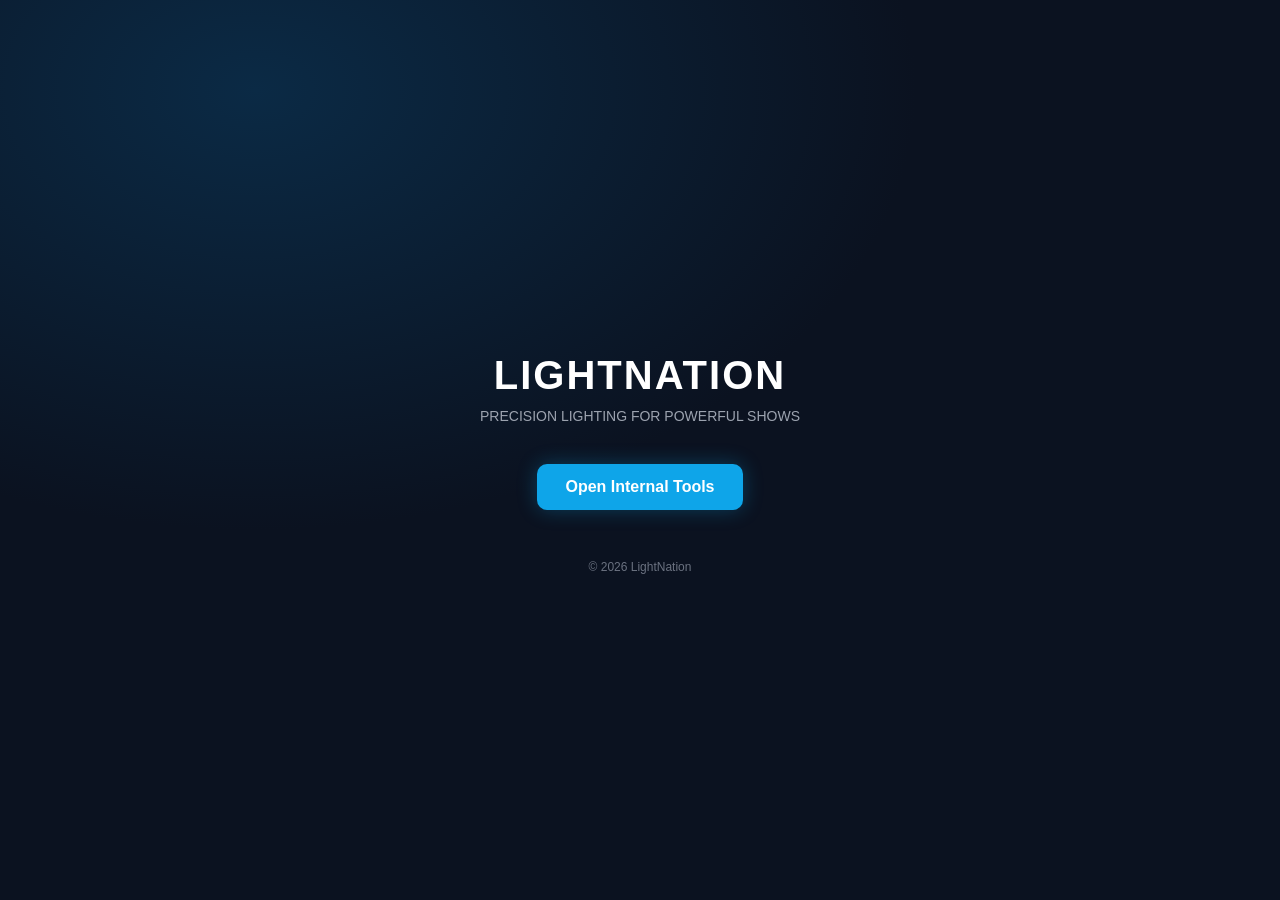
<file: index.html>
<!DOCTYPE html>
<html lang="en">
<head>
  <meta charset="UTF-8">
  <meta name="viewport" content="width=device-width, initial-scale=1.0">
  <title>LightNation</title>

  <style>
    body {
      margin: 0;
      font-family: Arial, sans-serif;
      background: radial-gradient(1200px 800px at 20% 10%, #0b2a45 0%, #0b1220 55%);
      color: #e5e7eb;
      display: flex;
      align-items: center;
      justify-content: center;
      height: 100vh;
      text-align: center;
    }

    .container {
      max-width: 600px;
    }

    h1 {
      font-size: 40px;
      margin-bottom: 10px;
      letter-spacing: 2px;
      color: #ffffff;
    }

    .tagline {
      color: #9ca3af;
      margin-bottom: 40px;
      font-size: 14px;
    }

    .btn {
      display: inline-block;
      padding: 14px 28px;
      background: #0ea5e9;
      color: #ffffff;
      text-decoration: none;
      font-weight: bold;
      border-radius: 10px;
      transition: 0.3s ease;
      box-shadow: 0 0 20px rgba(14,165,233,0.3);
    }

    .btn:hover {
      background: #0284c7;
      transform: translateY(-2px);
    }

    .footer {
      margin-top: 50px;
      font-size: 12px;
      color: #6b7280;
    }
  </style>
</head>
<body>

  <div class="container">
    <h1>LIGHTNATION</h1>
    <div class="tagline">PRECISION LIGHTING FOR POWERFUL SHOWS</div>

    <a href="tools.html" class="btn">
      Open Internal Tools
    </a>

    <div class="footer">
      © 2026 LightNation
    </div>
  </div>

</body>
</html>
</file>
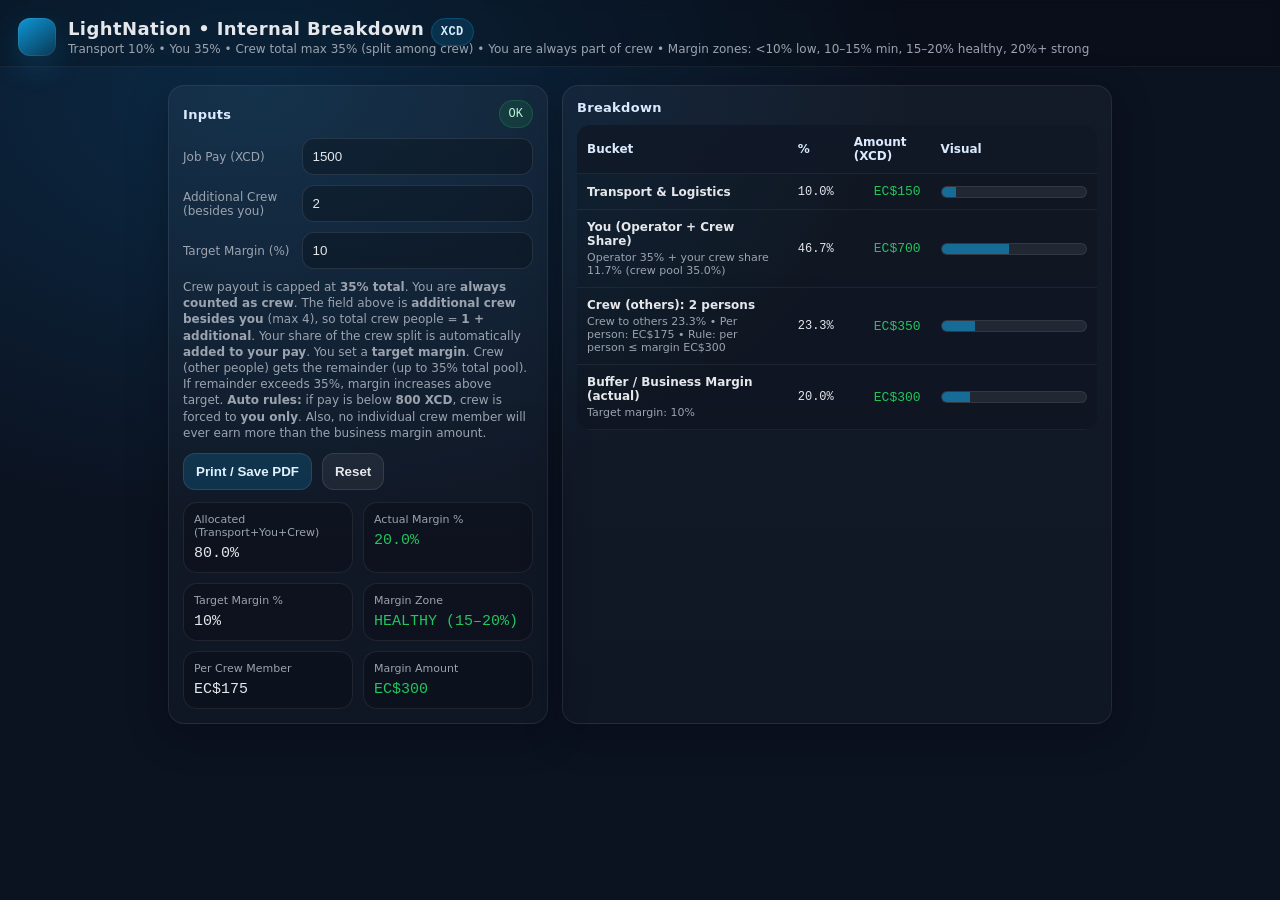
<file: Breakdown_Calculator_CrewCap35.html>
<!doctype html>
<html lang="en">
<head>
  <meta charset="utf-8" />
  <meta name="viewport" content="width=device-width,initial-scale=1" />
  <title>LightNation • Internal Breakdown Calculator (XCD)</title>
  <style>
    :root{
      --bg:#0b1220; --text:#e5e7eb; --muted:#9ca3af; --blue:#0ea5e9;
      --red:#ef4444; --green:#22c55e; --amber:#f59e0b;
      --mono: ui-monospace, SFMono-Regular, Menlo, Monaco, Consolas, "Liberation Mono", "Courier New", monospace;
      --sans: ui-sans-serif, system-ui, -apple-system, Segoe UI, Roboto, Helvetica, Arial;
      --radius: 16px;
    }
    *{box-sizing:border-box}
    body{
      margin:0;
      font-family:var(--sans);
      background:radial-gradient(1200px 800px at 20% 10%, #0b2a45 0%, var(--bg) 55%) fixed;
      color:var(--text);
    }
    header{
      padding:18px 18px 10px;
      border-bottom:1px solid rgba(255,255,255,.06);
      background:rgba(0,0,0,.18);
      backdrop-filter:blur(6px);
      position:sticky; top:0; z-index:5;
    }
    .brand{display:flex;align-items:center;gap:12px;}
    .logo{
      width:38px;height:38px;border-radius:12px;
      background:linear-gradient(145deg, rgba(14,165,233,.9), rgba(14,165,233,.2));
      box-shadow:0 0 0 1px rgba(255,255,255,.08) inset, 0 12px 30px rgba(14,165,233,.18);
    }
    h1{font-size:18px;margin:0;letter-spacing:.4px}
    .tag{margin:3px 0 0;color:var(--muted);font-size:12px}

    main{padding:18px;max-width:980px;margin:0 auto}
    .grid{display:grid;grid-template-columns:380px 1fr;gap:14px;}
    @media (max-width:900px){.grid{grid-template-columns:1fr}}
    .card{
      background:linear-gradient(180deg, rgba(255,255,255,.04), rgba(255,255,255,.02));
      border:1px solid rgba(255,255,255,.08);
      border-radius:var(--radius);
      padding:14px;
      box-shadow:0 10px 40px rgba(0,0,0,.25);
    }
    .row{display:flex;gap:10px;margin:10px 0;align-items:center}
    label{font-size:12px;color:var(--muted);width:170px}
    input{
      width:100%;padding:10px 10px;border-radius:12px;border:1px solid rgba(255,255,255,.10);
      background:rgba(0,0,0,.25);color:var(--text);outline:none;
    }
    input:focus{border-color:rgba(14,165,233,.55);box-shadow:0 0 0 3px rgba(14,165,233,.15)}
    .pill{
      font-family:var(--mono);font-size:12px;padding:6px 9px;border-radius:999px;
      background:rgba(14,165,233,.15);border:1px solid rgba(14,165,233,.25);color:#dbeafe;white-space:nowrap;
    }
    .note{color:var(--muted);font-size:12px;line-height:1.35;margin-top:10px}
    .summary{display:grid;grid-template-columns:1fr 1fr;gap:10px;margin-top:12px;}
    .stat{padding:10px;border-radius:14px;border:1px solid rgba(255,255,255,.08);background:rgba(0,0,0,.18);}
    .stat .k{color:var(--muted);font-size:11px}
    .stat .v{font-family:var(--mono);font-size:15px;margin-top:6px}
    .v.ok{color:var(--green)} .v.bad{color:var(--red)} .v.warn{color:var(--amber)}

    table{width:100%;border-collapse:collapse;background:rgba(0,0,0,.14);border-radius:14px;overflow:hidden}
    th,td{padding:10px;border-bottom:1px solid rgba(255,255,255,.06);font-size:12px}
    th{background:rgba(17,24,39,.88);color:#dbeafe;text-align:left}
    td.num{font-family:var(--mono);text-align:right}
    td.center{text-align:center}
    .bar{
      height:12px;border-radius:999px;background:rgba(255,255,255,.08);overflow:hidden;border:1px solid rgba(255,255,255,.08)
    }
    .bar > div{height:100%;background:rgba(14,165,233,.55)}
    .btnbar{display:flex;gap:10px;flex-wrap:wrap;margin-top:12px}
    button{
      padding:10px 12px;border-radius:12px;border:1px solid rgba(255,255,255,.10);
      background:rgba(14,165,233,.18);color:#e0f2fe;cursor:pointer;font-weight:600;
    }
    button.secondary{background:rgba(255,255,255,.06);color:var(--text)}
    @media print{
      header{position:static}
      .noPrint{display:none !important}
      body{background:#fff;color:#000}
      .card{box-shadow:none}
      th,td{color:#000}
    }
  </style>
</head>
<body>
<header>
  <div class="brand">
    <div class="logo" aria-hidden="true"></div>
    <div>
      <h1>LightNation • Internal Breakdown <span class="pill">XCD</span></h1>
      <div class="tag">Transport 10% • You 35% • Crew total max 35% (split among crew) • You are always part of crew • Margin zones: <10% low, 10–15% min, 15–20% healthy, 20%+ strong</div>
    </div>
  </div>
</header>

<main>
  <div class="grid">
    <section class="card">
      <div style="display:flex;justify-content:space-between;align-items:center;gap:10px;flex-wrap:wrap">
        <h2 style="margin:0;font-size:13px;color:#dbeafe;letter-spacing:.3px">Inputs</h2>
        <span class="pill" id="statusPill">OK</span>
      </div>

      <div class="row">
        <label>Job Pay (XCD)</label>
        <input id="pay" type="number" min="0" step="1" value="1500" />
      </div>

      <div class="row">
        <label>Additional Crew (besides you)</label>
        <input id="crewCount" type="number" min="0" max="4" step="1" value="2" />
      </div>

      <div class="row">
        <label>Target Margin (%)</label>
        <input id="targetMargin" type="number" min="0" max="60" step="1" value="10" />
      </div>

      <div class="note">
        Crew payout is capped at <b>35% total</b>. You are <b>always counted as crew</b>.
        The field above is <b>additional crew besides you</b> (max 4), so total crew people = <b>1 + additional</b>.
        Your share of the crew split is automatically <b>added to your pay</b>.
        You set a <b>target margin</b>. Crew (other people) gets the remainder (up to 35% total pool). If remainder exceeds 35%, margin increases above target. <b>Auto rules:</b> if pay is below <b>800 XCD</b>, crew is forced to <b>you only</b>. Also, no individual crew member will ever earn more than the business margin amount.
      </div>

      <div class="btnbar noPrint">
        <button id="printBtn">Print / Save PDF</button>
        <button id="resetBtn" class="secondary">Reset</button>
      </div>

      <div class="summary">
        <div class="stat">
          <div class="k">Allocated (Transport+You+Crew)</div>
          <div class="v" id="allocPct">—</div>
        </div>
        <div class="stat">
          <div class="k">Actual Margin %</div>
          <div class="v" id="marginPct">—</div>
        </div>
        <div class="stat">
          <div class="k">Target Margin %</div>
          <div class="v" id="targetMarginStat">—</div>
        </div>
        <div class="stat">
          <div class="k">Margin Zone</div>
          <div class="v" id="marginZone">—</div>
        </div>
        <div class="stat">
          <div class="k">Per Crew Member</div>
          <div class="v" id="perCrew">—</div>
        </div>
        <div class="stat">
          <div class="k">Margin Amount</div>
          <div class="v" id="marginAmt">—</div>
        </div>
      </div>
    </section>

    <section class="card">
      <h2 style="margin:0 0 10px;font-size:13px;color:#dbeafe;letter-spacing:.3px">Breakdown</h2>

      <table>
        <thead>
          <tr>
            <th>Bucket</th>
            <th class="center">%</th>
            <th class="num">Amount (XCD)</th>
            <th style="width:32%">Visual</th>
          </tr>
        </thead>
        <tbody id="rows"></tbody>
      </table>

      <div class="note" id="warnNote" style="display:none"></div>
    </section>
  </div>
</main>

<script>
  const $ = (id) => document.getElementById(id);
  const money = (n) => new Intl.NumberFormat(undefined, {
    style:"currency", currency:"XCD", maximumFractionDigits:0
  }).format(isFinite(n)?n:0);

  const P_TRANSPORT = 0.10;
  const P_YOU_BASE = 0.35;
  const P_CREW_MAX = 0.35; // total crew payout cap (split among crew)
  const CREW_MAX_COUNT = 4;


  function clamp(n, lo, hi){ return Math.max(lo, Math.min(hi, n)); }

  function setPill(ok){
    $("statusPill").textContent = ok ? "OK" : "OVER-ALLOCATED";
    $("statusPill").style.background = ok ? "rgba(34,197,94,.12)" : "rgba(239,68,68,.15)";
    $("statusPill").style.borderColor = ok ? "rgba(34,197,94,.22)" : "rgba(239,68,68,.25)";
    $("statusPill").style.color = ok ? "#bbf7d0" : "#fee2e2";
  }

  function calc(){
    const pay = Math.max(0, Math.round(Number($("pay").value || 0)));
    let addCrew = Math.max(0, Math.round(Number($("crewCount").value || 0)));
    if(addCrew > CREW_MAX_COUNT) addCrew = CREW_MAX_COUNT;

    // Auto rule: if pay < 800 XCD, force you-only crew
    if(pay < 800) addCrew = 0;

    $("crewCount").value = addCrew;

    let targetMarginPct = Math.max(0, Math.round(Number($("targetMargin").value || 0))) / 100;
    if(targetMarginPct > 0.60) targetMarginPct = 0.60; // sanity cap
    $("targetMargin").value = Math.round(targetMarginPct * 100);

    const totalCrewPeople = 1 + addCrew;              // you are always part of crew

    // Crew percent pool is whatever is left AFTER transport + operator base + target margin, capped at 35%.
    const remainderForCrewPool = 1 - (P_TRANSPORT + P_YOU_BASE + targetMarginPct);
    const crewPoolPctDesired = Math.min(P_CREW_MAX, Math.max(0, remainderForCrewPool));

    // Split desired pool: your share + others' share
    let yourCrewSharePct = crewPoolPctDesired / totalCrewPeople;
    let crewOthersPct = Math.max(0, crewPoolPctDesired - yourCrewSharePct);

    // Rule: ensure no individual crew member (others) earns more than business margin amount.
    // In percent terms, enforce: (crewOthersPct / addCrew) <= marginPct.
    // With your share included in "You", marginPct = 1 - transport - base - (yourCrewSharePct + crewOthersPct).
    // And for addCrew>0, yourCrewSharePct equals crewOthersPct/addCrew if pool is split evenly.
    if(addCrew > 0){
      const C = 1 - P_TRANSPORT - P_YOU_BASE;              // percent left after transport+operator base
      const maxCrewOthersPct = (C * addCrew) / (addCrew + 2); // derived from per-crew <= margin constraint

      // Apply cap to others' crew percent
      crewOthersPct = Math.min(crewOthersPct, maxCrewOthersPct);

      // Recompute your share and resulting pool after cap (still even split)
      yourCrewSharePct = crewOthersPct / addCrew;
    } else {
      // addCrew = 0 => no "other" crew
      crewOthersPct = 0;
      // keep yourCrewSharePct as your share of desired pool (which is all you)
      yourCrewSharePct = crewPoolPctDesired; // totalCrewPeople = 1
    }

    const youPct = P_YOU_BASE + yourCrewSharePct;
    const marginPct = 1 - (P_TRANSPORT + youPct + crewOthersPct);

    // Amounts
    const aTransport = pay * P_TRANSPORT;
    const aYou = pay * youPct;
    const aCrewOthersTotal = pay * crewOthersPct;
    const aMargin = pay * marginPct;

    const perOtherCrew = addCrew > 0 ? (aCrewOthersTotal / addCrew) : 0;

    // Feasibility: if remainderForCrewPool < 0, target margin is impossible with fixed transport+operator base
    const impossible = remainderForCrewPool < 0;

    // Margin zones based on ACTUAL margin
    let zone = "MIN";
    let zoneClass = "warn";
    if(marginPct < 0){
      zone = "NEGATIVE";
      zoneClass = "bad";
    } else if(marginPct < 0.10){
      zone = "LOW (<10%)";
      zoneClass = "bad";
    } else if(marginPct < 0.15){
      zone = "MIN (10–15%)";
      zoneClass = "warn";
    } else if(marginPct < 0.20){
      zone = "HEALTHY (15–20%)";
      zoneClass = "ok";
    } else {
      zone = "STRONG (20%+)";
      zoneClass = "ok";
    }

    // Status pill: impossible or negative margin
    const ok = (!impossible) && (marginPct >= 0);
    setPill(ok);

    // Warning copy
    const warn = $("warnNote");
    if(impossible){
      warn.style.display = "block";
      warn.innerHTML = "<b>Impossible target:</b> Your target margin is too high given fixed Transport (10%) + Operator (35%). Lower target margin or adjust the fixed percentages.";
    } else if(marginPct < 0){
      warn.style.display = "block";
      warn.innerHTML = "<b>Warning:</b> Margin is negative. Reduce target margin, increase price, or adjust your split.";
    } else if(marginPct < 0.10){
      warn.style.display = "block";
      warn.innerHTML = "<b>Warning:</b> Actual margin is below <b>10%</b>. You’re operating with very little cushion for problems/repairs.";
    } else {
      warn.style.display = "none";
      warn.innerHTML = "";
    }

    $("allocPct").textContent = ((P_TRANSPORT + youPct + crewOthersPct) * 100).toFixed(1) + "%";
    $("marginPct").textContent = (marginPct * 100).toFixed(1) + "%";
    $("marginPct").className = "v " + (marginPct >= 0.15 ? "ok" : (marginPct >= 0.10 ? "warn" : "bad"));

    $("targetMarginStat").textContent = (targetMarginPct * 100).toFixed(0) + "%";
    $("marginZone").textContent = zone;
    $("marginZone").className = "v " + zoneClass;

    // If you're the only crew, don't show a crew amount (per your request)
    $("perCrew").textContent = addCrew > 0 ? money(perOtherCrew) : "—";

    $("marginAmt").textContent = money(aMargin);
    $("marginAmt").className = "v " + (marginPct >= 0.10 ? "ok" : "bad");

    const crewPoolPctActual = yourCrewSharePct + crewOthersPct;
    const youSub = `Operator 35% + your crew share ${(yourCrewSharePct*100).toFixed(1)}% (crew pool ${(crewPoolPctActual*100).toFixed(1)}%)`;

    const crewLabel = addCrew === 0
      ? `Crew (others): none`
      : `Crew (others): ${addCrew} person${addCrew===1?"":"s"}`;

    const crewSub = addCrew === 0
      ? "—"
      : `Crew to others ${(crewOthersPct*100).toFixed(1)}% • Per person: ${money(perOtherCrew)} • Rule: per person ≤ margin ${money(aMargin)}`;

    const rows = [
      { name:"Transport & Logistics", pct:P_TRANSPORT, amt:aTransport },
      { name:"You (Operator + Crew Share)", pct:youPct, amt:aYou, sub:youSub },
      { name:crewLabel, pct:crewOthersPct, amt:(addCrew===0 ? NaN : aCrewOthersTotal), sub:crewSub },
      { name:"Buffer / Business Margin (actual)", pct:marginPct, amt:aMargin, sub:`Target margin: ${(targetMarginPct*100).toFixed(0)}%` },
    ];

    const tbody = $("rows");
    tbody.innerHTML = "";
    rows.forEach(r => {
      const tr = document.createElement("tr");
      const pctTxt = (r.pct*100).toFixed(1) + "%";
      const pctForBar = clamp(r.pct, 0, 1);

      // Amount display: if NaN (solo crew), show dash
      const amtTxt = Number.isFinite(r.amt) ? money(r.amt) : "—";

      const amtBad = (r.name.includes("Margin") && r.pct < 0);
      tr.innerHTML = `
        <td>
          <div style="font-weight:600">${r.name}</div>
          ${r.sub ? `<div style="color:var(--muted);font-size:11px;margin-top:3px">${r.sub}</div>` : ""}
        </td>
        <td class="center" style="font-family:var(--mono)">${pctTxt}</td>
        <td class="num"><span class="v ${amtBad ? "bad" : "ok"}" style="font-size:13px">${amtTxt}</span></td>
        <td><div class="bar"><div style="width:${pctForBar*100}%"></div></div></td>
      `;
      tbody.appendChild(tr);
    });
  }

  function reset(){
    $("pay").value = 1500;
    $("crewCount").value = 2;
    $("targetMargin").value = 10;
    calc();
  }

  $("pay").addEventListener("input", calc);
  $("crewCount").addEventListener("input", calc);
  $("printBtn").addEventListener("click", () => window.print());
  $("resetBtn").addEventListener("click", reset);

  calc();
</script>
</body>
</html>
</file>
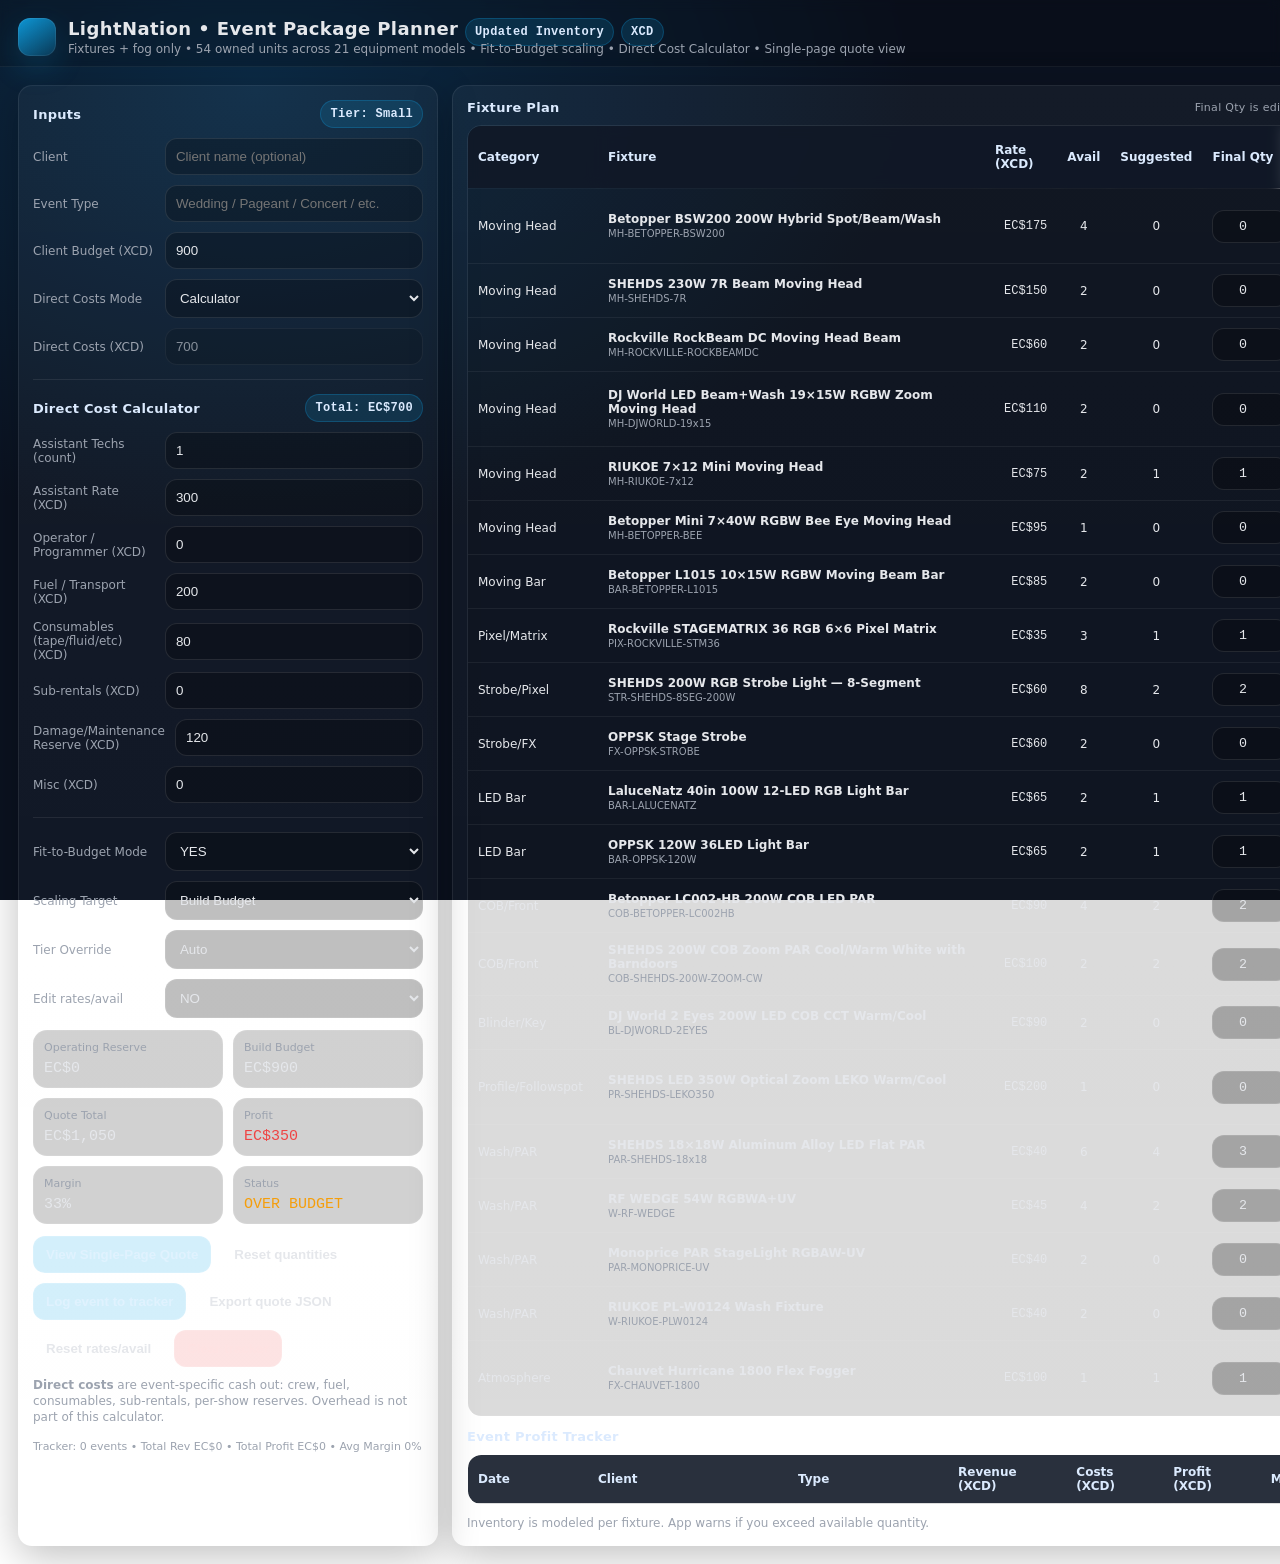
<file: LightNation_Event_Package_Planner.html>
<!doctype html>
<html lang="en">
<head>
  <meta charset="utf-8" />
  <meta name="viewport" content="width=device-width,initial-scale=1" />
  <title>LightNation • Event Package Planner (Updated Inventory • XCD)</title>
  <link rel="stylesheet" href="LightNation_Event_Package_Planner.css">
</head>
<body>
<header>
  <div class="brand">
    <div class="logo" aria-hidden="true"></div>
    <div>
      <h1>LightNation • Event Package Planner <span class="pill">Updated Inventory</span> <span class="pill">XCD</span></h1>
      <div class="tag">Fixtures + fog only • 54 owned units across 21 equipment models • Fit-to-Budget scaling • Direct Cost Calculator • Single-page quote view</div>
    </div>
  </div>
</header>

<main>
  <!-- BUILDER VIEW -->
  <div id="builderView">
    <div class="grid">
      <section class="card">
        <h2>Inputs <span class="pill" id="tierPill">Tier: —</span></h2>

        <div class="row"><label>Client</label><input id="clientName" placeholder="Client name (optional)" /></div>
        <div class="row"><label>Event Type</label><input id="eventType" placeholder="Wedding / Pageant / Concert / etc." /></div>

        <div class="row"><label>Client Budget (XCD)</label><input id="budget" type="number" min="0" step="1" value="900" /></div>

        <div class="row"><label>Direct Costs Mode</label>
          <select id="costMode">
            <option value="CALC" selected>Calculator</option>
            <option value="MANUAL">Manual</option>
          </select>
        </div>

        <div class="row"><label>Direct Costs (XCD)</label><input id="costs" type="number" min="0" step="1" value="700" /></div>

        <div class="divider"></div>

        <h2>Direct Cost Calculator <span class="pill" id="dcTotalPill">Total: $0</span></h2>

        <div class="row"><label>Assistant Techs (count)</label><input id="dcAssistCount" type="number" min="0" step="1" value="1" /></div>
        <div class="row"><label>Assistant Rate (XCD)</label><input id="dcAssistRate" type="number" min="0" step="1" value="300" /></div>

        <div class="row"><label>Operator / Programmer (XCD)</label><input id="dcOperator" type="number" min="0" step="1" value="0" /></div>
        <div class="row"><label>Fuel / Transport (XCD)</label><input id="dcFuel" type="number" min="0" step="1" value="200" /></div>
        <div class="row"><label>Consumables (tape/fluid/etc) (XCD)</label><input id="dcConsumables" type="number" min="0" step="1" value="80" /></div>
        <div class="row"><label>Sub-rentals (XCD)</label><input id="dcRentals" type="number" min="0" step="1" value="0" /></div>
        <div class="row"><label>Damage/Maintenance Reserve (XCD)</label><input id="dcMaint" type="number" min="0" step="1" value="120" /></div>
        <div class="row"><label>Misc (XCD)</label><input id="dcMisc" type="number" min="0" step="1" value="0" /></div>

        <div class="divider"></div>

        <div class="row"><label>Fit-to-Budget Mode</label>
          <select id="fitMode"><option value="YES" selected>YES</option><option value="NO">NO</option></select>
        </div>

        <div class="row"><label>Scaling Target</label>
          <select id="target"><option value="BUILD" selected>Build Budget</option><option value="CLIENT">Client Budget</option></select>
        </div>

        <div class="row"><label>Tier Override</label>
          <select id="tierOverride"><option value="AUTO" selected>Auto</option><option value="Small">Small</option><option value="Medium">Medium</option><option value="Large">Large</option></select>
        </div>

        <div class="row"><label>Edit rates/avail</label>
          <select id="editMode"><option value="NO" selected>NO</option><option value="YES">YES</option></select>
        </div>

        <div class="summary">
          <div class="stat"><div class="k">Operating Reserve</div><div class="v" id="reserve">$0</div></div>
          <div class="stat"><div class="k">Build Budget</div><div class="v" id="buildBudget">$0</div></div>
          <div class="stat"><div class="k">Quote Total</div><div class="v" id="quoteTotal">$0</div></div>
          <div class="stat"><div class="k">Profit</div><div class="v" id="profit">$0</div></div>
          <div class="stat"><div class="k">Margin</div><div class="v" id="margin">0%</div></div>
          <div class="stat"><div class="k">Status</div><div class="v" id="status">—</div></div>
        </div>

        <div class="btnbar noPrint">
          <button id="quoteBtn">View Single-Page Quote</button>
          <button id="resetBtn" class="secondary">Reset quantities</button>
          <button id="logBtn">Log event to tracker</button>
          <button id="exportBtn" class="secondary">Export quote JSON</button>
          <button id="resetRatesBtn" class="secondary">Reset rates/avail</button>
          <button id="clearLogBtn" class="danger">Clear tracker</button>
        </div>

        <div class="note">
          <b>Direct costs</b> are event-specific cash out: crew, fuel, consumables, sub-rentals, per-show reserves. Overhead is not part of this calculator.
        </div>

        <div class="foot" id="trackerSummary">Tracker: 0 events logged</div>
      </section>

      <section class="card rightcol">
        <h2>Fixture Plan <span>Final Qty is editable • Rate/Avail editable when Edit mode = YES</span></h2>

        <div class="table-wrap">
          <table id="fixtureTable">
            <thead>
              <tr>
                <th style="min-width:130px">Category</th>
                <th style="min-width:360px">Fixture</th>
                <th class="num">Rate (XCD)</th>
                <th class="center">Avail</th>
                <th class="center">Suggested</th>
                <th class="center">Final Qty</th>
                <th class="num">Line Total (XCD)</th>
                <th style="min-width:170px">Tags</th>
              </tr>
            </thead>
            <tbody></tbody>
          </table>
        </div>

        <div style="height:12px"></div>

        <h2>Event Profit Tracker <span>Saved in this browser</span></h2>
        <div class="table-wrap">
          <table id="logTable">
            <thead>
              <tr>
                <th style="min-width:120px">Date</th>
                <th style="min-width:200px">Client</th>
                <th style="min-width:160px">Type</th>
                <th class="num">Revenue (XCD)</th>
                <th class="num">Costs (XCD)</th>
                <th class="num">Profit (XCD)</th>
                <th class="center">Margin</th>
                <th style="min-width:240px">Notes</th>
              </tr>
            </thead>
            <tbody></tbody>
          </table>
        </div>

        <div class="note">
          Inventory is modeled per fixture. App warns if you exceed available quantity.
        </div>
      </section>
    </div>
  </div>

  <!-- QUOTE VIEW -->
  <div id="quoteView" style="display:none">
    <div class="quoteShell">
      <section class="card">
        <div class="quoteHeader">
          <div>
            <h2 class="quoteTitle">Single-Page Quote Summary</h2>
            <div class="quoteMeta" id="quoteMeta"></div>
          </div>
          <div class="quoteActions noPrint">
            <select id="quoteMode" title="Quote mode" style="min-width:180px">
              <option value="INTERNAL" selected>Internal (profit)</option>
              <option value="CLIENT">Client (clean)</option>
            </select>
            <button id="backBtn" class="secondary">Back to Builder</button>
            <button id="printBtn">Print / Save PDF</button>
          </div>
        </div>

        <div class="divider"></div>

        <div class="quoteGrid">
          <div class="quoteBox">
            <div class="k">Fixture Rental Total (XCD)</div>
            <div class="v" id="qRental">—</div>
          </div>
          <div class="quoteBox">
            <div class="k">Labour (XCD)</div>
            <div class="v" id="qLabour">—</div>
            <div class="k" style="margin-top:6px">Assistants + Operator/Programmer</div>
          </div>
          <div class="quoteBox">
            <div class="k">Transportation (XCD)</div>
            <div class="v" id="qTransport">—</div>
            <div class="k" style="margin-top:6px">Fuel / Transport line item</div>
          </div>
          <div class="quoteBox" id="qOtherBox">
            <div class="k">Other Direct Costs (XCD)</div>
            <div class="v" id="qOtherCosts">—</div>
            <div class="k" style="margin-top:6px">Consumables + sub-rentals + maintenance + misc</div>
          </div>
        </div>

        <div class="divider"></div>

        <div class="quoteGrid" id="quoteTotalsGrid">
          <div class="quoteBox" id="qCostsBox">
            <div class="k">Direct Costs Total (XCD)</div>
            <div class="v" id="qCosts">—</div>
          </div>
          <div class="quoteBox">
            <div class="k">Grand Total (XCD)</div>
            <div class="v" id="qGrandTotal">—</div>
            <div class="k" id="qGrandNote" style="margin-top:6px">Rental + Labour + Transport + Other</div>
          </div>

          <div id="internalOnlyProfit" class="quoteBox">
            <div class="k">Profit (XCD)</div>
            <div class="v" id="qProfit">—</div>
          </div>
          <div id="internalOnlyMargin" class="quoteBox">
            <div class="k">Margin</div>
            <div class="v" id="qMargin">—</div>
          </div>
        </div>

        <div class="divider"></div>

        <h2>Rental Breakdown</h2>
        <div class="table-wrap">
          <table class="quoteTable" id="quoteItems">
            <thead>
              <tr>
                <th>Fixture</th>
                <th class="num">Rate</th>
                <th class="center">Qty</th>
                <th class="num">Line Total</th>
              </tr>
            </thead>
            <tbody></tbody>
          </table>
        </div>

        <div class="note">
          This view is meant for quick internal quoting. It shows <b>fixture rental</b>, <b>labour</b>, and <b>transportation</b> as separate numbers.
        </div>
      </section>
    </div>
  </div>
</main>

<script src="LightNation_Event_Package_Planner.core.js"></script>
<script src="LightNation_Event_Package_Planner.app.js"></script>
</body>
</html>
</file>
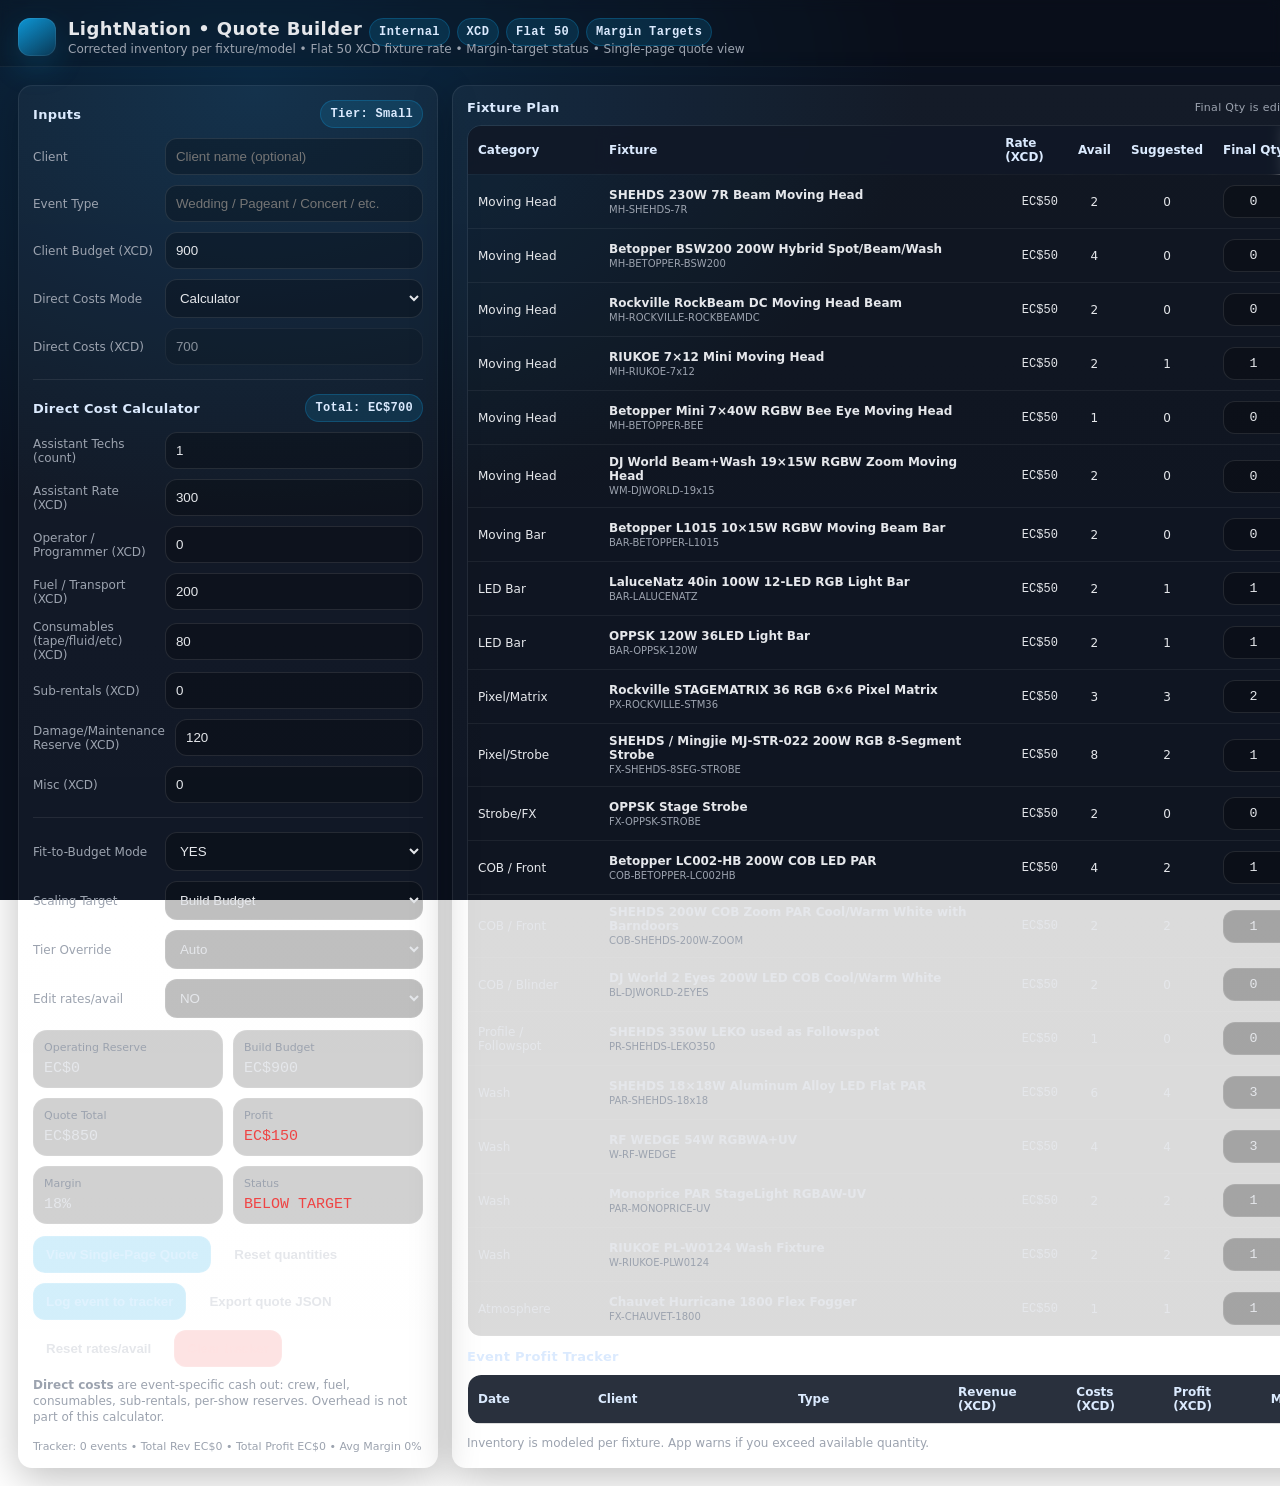
<file: Quote_Builder_Antigua_MarginTargets_Flat50.html>
<!doctype html>
<html lang="en">
<head>
  <meta charset="utf-8" />
  <meta name="viewport" content="width=device-width,initial-scale=1" />
  <title>LightNation • Quote Builder (Internal • XCD)</title>
  <style>
    :root{
      --bg:#0b1220; --text:#e5e7eb; --muted:#9ca3af; --blue:#0ea5e9;
      --red:#ef4444; --green:#22c55e; --amber:#f59e0b;
      --mono: ui-monospace, SFMono-Regular, Menlo, Monaco, Consolas, "Liberation Mono", "Courier New", monospace;
      --sans: ui-sans-serif, system-ui, -apple-system, Segoe UI, Roboto, Helvetica, Arial;
      --radius: 14px;
    }
    *{box-sizing:border-box}
    body{margin:0;font-family:var(--sans);background:radial-gradient(1200px 800px at 20% 10%, #0b2a45 0%, var(--bg) 55%) fixed;color:var(--text);}
    header{padding:18px 18px 10px;border-bottom:1px solid rgba(255,255,255,.06);background:rgba(0,0,0,.18);backdrop-filter:blur(6px);position:sticky;top:0;z-index:5;}
    .brand{display:flex;align-items:center;gap:12px;}
    .logo{width:38px;height:38px;border-radius:12px;background:linear-gradient(145deg, rgba(14,165,233,.9), rgba(14,165,233,.2));box-shadow:0 0 0 1px rgba(255,255,255,.08) inset, 0 12px 30px rgba(14,165,233,.18);}
    h1{font-size:18px;margin:0;letter-spacing:.4px}
    .tag{margin:3px 0 0;color:var(--muted);font-size:12px}
    main{padding:18px;max-width:1320px;margin:0 auto}
    .grid{display:grid;grid-template-columns:420px 1fr;gap:14px;}
    @media (max-width:980px){.grid{grid-template-columns:1fr}}
    .card{background:linear-gradient(180deg, rgba(255,255,255,.04), rgba(255,255,255,.02));border:1px solid rgba(255,255,255,.08);border-radius:var(--radius);padding:14px;box-shadow:0 10px 40px rgba(0,0,0,.25);}
    .card h2{font-size:13px;margin:0 0 10px;color:#dbeafe;letter-spacing:.3px;display:flex;align-items:center;justify-content:space-between;}
    .row{display:flex;gap:10px;margin:10px 0;align-items:center}
    label{font-size:12px;color:var(--muted);width:190px}
    input,select{width:100%;padding:10px 10px;border-radius:12px;border:1px solid rgba(255,255,255,.10);background:rgba(0,0,0,.25);color:var(--text);outline:none;}
    input:focus,select:focus{border-color:rgba(14,165,233,.55);box-shadow:0 0 0 3px rgba(14,165,233,.15)}
    input[disabled]{opacity:.55; cursor:not-allowed}
    .pill{font-family:var(--mono);font-size:12px;padding:6px 9px;border-radius:999px;background:rgba(14,165,233,.15);border:1px solid rgba(14,165,233,.25);color:#dbeafe;white-space:nowrap;}
    .summary{display:grid;grid-template-columns:1fr 1fr;gap:10px;margin-top:12px;}
    .stat{padding:10px;border-radius:14px;border:1px solid rgba(255,255,255,.08);background:rgba(0,0,0,.18);}
    .stat .k{color:var(--muted);font-size:11px}
    .stat .v{font-family:var(--mono);font-size:15px;margin-top:6px}
    .v.ok{color:var(--green)} .v.bad{color:var(--red)} .v.warn{color:var(--amber)}
    .table-wrap{overflow:auto;border-radius:14px;border:1px solid rgba(255,255,255,.08)}
    table{width:100%;border-collapse:collapse;min-width:1100px;background:rgba(0,0,0,.14);}
    th,td{padding:10px 10px;border-bottom:1px solid rgba(255,255,255,.06);font-size:12px;vertical-align:middle;}
    th{position:sticky;top:0;background:rgba(17,24,39,.88);backdrop-filter:blur(6px);color:#dbeafe;text-align:left;z-index:2;}
    td.num{font-family:var(--mono);text-align:right} td.center{text-align:center} td small{color:var(--muted)}
    .qty{width:76px;text-align:center;font-family:var(--mono);padding:8px}
    .mini{width:92px;text-align:center;font-family:var(--mono);padding:8px}
    .chip{display:inline-block;font-size:11px;padding:4px 8px;border-radius:999px;background:rgba(255,255,255,.06);border:1px solid rgba(255,255,255,.08);color:#e5e7eb;margin-right:6px;margin-bottom:4px;}
    .chip.premium{background:rgba(245,158,11,.14);border-color:rgba(245,158,11,.28);color:#fde68a}
    .chip.ok{background:rgba(34,197,94,.12);border-color:rgba(34,197,94,.22);color:#bbf7d0}
    .btnbar{display:flex;gap:10px;flex-wrap:wrap;margin-top:12px}
    button{padding:10px 12px;border-radius:12px;border:1px solid rgba(255,255,255,.10);background:rgba(14,165,233,.18);color:#e0f2fe;cursor:pointer;font-weight:600;}
    button.secondary{background:rgba(255,255,255,.06);color:var(--text)} button.danger{background:rgba(239,68,68,.15);color:#fee2e2}
    button:hover{filter:brightness(1.06)}
    .note{margin-top:10px;color:var(--muted);font-size:12px;line-height:1.35;}
    .foot{color:var(--muted);font-size:11px;margin-top:14px}
    .rightcol h2 span{color:var(--muted);font-size:11px;font-weight:500}
    .divider{height:1px;background:rgba(255,255,255,.08);margin:14px 0}

    /* Quote page */
    .quoteShell{max-width:900px;margin:0 auto}
    .quoteHeader{display:flex;justify-content:space-between;gap:14px;flex-wrap:wrap;align-items:flex-start}
    .quoteTitle{font-size:18px;margin:0}
    .quoteMeta{font-family:var(--mono);font-size:12px;color:var(--muted);line-height:1.5}
    .quoteGrid{display:grid;grid-template-columns:1fr 1fr;gap:12px;margin-top:12px}
    @media (max-width:720px){.quoteGrid{grid-template-columns:1fr}}
    .quoteBox{border:1px solid rgba(255,255,255,.10);background:rgba(0,0,0,.18);border-radius:14px;padding:12px}
    .quoteBox .k{color:var(--muted);font-size:11px}
    .quoteBox .v{font-family:var(--mono);font-size:18px;margin-top:6px}
    .quoteTable{min-width:0;width:100%}
    .quoteTable th{position:static}
    .quoteActions{display:flex;gap:10px;flex-wrap:wrap;margin-top:12px}
    @media print{
      header{position:static}
      .noPrint{display:none !important}
      body{background:#fff;color:#000}
      .card{box-shadow:none}
      .quoteBox{background:#fff}
      th,td{color:#000}
    }
  </style>
</head>
<body>
<header>
  <div class="brand">
    <div class="logo" aria-hidden="true"></div>
    <div>
      <h1>LightNation • Quote Builder <span class="pill">Internal</span> <span class="pill">XCD</span> <span class="pill">Flat 50</span> <span class="pill">Margin Targets</span></h1>
      <div class="tag">Corrected inventory per fixture/model • Flat 50 XCD fixture rate • Margin-target status • Single-page quote view</div>
    </div>
  </div>
</header>

<main>
  <!-- BUILDER VIEW -->
  <div id="builderView">
    <div class="grid">
      <section class="card">
        <h2>Inputs <span class="pill" id="tierPill">Tier: —</span></h2>

        <div class="row"><label>Client</label><input id="clientName" placeholder="Client name (optional)" /></div>
        <div class="row"><label>Event Type</label><input id="eventType" placeholder="Wedding / Pageant / Concert / etc." /></div>

        <div class="row"><label>Client Budget (XCD)</label><input id="budget" type="number" min="0" step="1" value="900" /></div>

        <div class="row"><label>Direct Costs Mode</label>
          <select id="costMode">
            <option value="CALC" selected>Calculator</option>
            <option value="MANUAL">Manual</option>
          </select>
        </div>

        <div class="row"><label>Direct Costs (XCD)</label><input id="costs" type="number" min="0" step="1" value="700" /></div>

        <div class="divider"></div>

        <h2>Direct Cost Calculator <span class="pill" id="dcTotalPill">Total: $0</span></h2>

        <div class="row"><label>Assistant Techs (count)</label><input id="dcAssistCount" type="number" min="0" step="1" value="1" /></div>
        <div class="row"><label>Assistant Rate (XCD)</label><input id="dcAssistRate" type="number" min="0" step="1" value="300" /></div>

        <div class="row"><label>Operator / Programmer (XCD)</label><input id="dcOperator" type="number" min="0" step="1" value="0" /></div>
        <div class="row"><label>Fuel / Transport (XCD)</label><input id="dcFuel" type="number" min="0" step="1" value="200" /></div>
        <div class="row"><label>Consumables (tape/fluid/etc) (XCD)</label><input id="dcConsumables" type="number" min="0" step="1" value="80" /></div>
        <div class="row"><label>Sub-rentals (XCD)</label><input id="dcRentals" type="number" min="0" step="1" value="0" /></div>
        <div class="row"><label>Damage/Maintenance Reserve (XCD)</label><input id="dcMaint" type="number" min="0" step="1" value="120" /></div>
        <div class="row"><label>Misc (XCD)</label><input id="dcMisc" type="number" min="0" step="1" value="0" /></div>

        <div class="divider"></div>

        <div class="row"><label>Fit-to-Budget Mode</label>
          <select id="fitMode"><option value="YES" selected>YES</option><option value="NO">NO</option></select>
        </div>

        <div class="row"><label>Scaling Target</label>
          <select id="target"><option value="BUILD" selected>Build Budget</option><option value="CLIENT">Client Budget</option></select>
        </div>

        <div class="row"><label>Tier Override</label>
          <select id="tierOverride"><option value="AUTO" selected>Auto</option><option value="Small">Small</option><option value="Medium">Medium</option><option value="Large">Large</option></select>
        </div>

        <div class="row"><label>Edit rates/avail</label>
          <select id="editMode"><option value="NO" selected>NO</option><option value="YES">YES</option></select>
        </div>

        <div class="summary">
          <div class="stat"><div class="k">Operating Reserve</div><div class="v" id="reserve">$0</div></div>
          <div class="stat"><div class="k">Build Budget</div><div class="v" id="buildBudget">$0</div></div>
          <div class="stat"><div class="k">Quote Total</div><div class="v" id="quoteTotal">$0</div></div>
          <div class="stat"><div class="k">Profit</div><div class="v" id="profit">$0</div></div>
          <div class="stat"><div class="k">Margin</div><div class="v" id="margin">0%</div></div>
          <div class="stat"><div class="k">Status</div><div class="v" id="status">—</div></div>
        </div>

        <div class="btnbar noPrint">
          <button id="quoteBtn">View Single-Page Quote</button>
          <button id="resetBtn" class="secondary">Reset quantities</button>
          <button id="logBtn">Log event to tracker</button>
          <button id="exportBtn" class="secondary">Export quote JSON</button>
          <button id="resetRatesBtn" class="secondary">Reset rates/avail</button>
          <button id="clearLogBtn" class="danger">Clear tracker</button>
        </div>

        <div class="note">
          <b>Direct costs</b> are event-specific cash out: crew, fuel, consumables, sub-rentals, per-show reserves. Overhead is not part of this calculator.
        </div>

        <div class="foot" id="trackerSummary">Tracker: 0 events logged</div>
      </section>

      <section class="card rightcol">
        <h2>Fixture Plan <span>Final Qty is editable • Rate/Avail editable when Edit mode = YES</span></h2>

        <div class="table-wrap">
          <table id="fixtureTable">
            <thead>
              <tr>
                <th style="min-width:130px">Category</th>
                <th style="min-width:360px">Fixture</th>
                <th class="num">Rate (XCD)</th>
                <th class="center">Avail</th>
                <th class="center">Suggested</th>
                <th class="center">Final Qty</th>
                <th class="num">Line Total (XCD)</th>
                <th style="min-width:170px">Tags</th>
              </tr>
            </thead>
            <tbody></tbody>
          </table>
        </div>

        <div style="height:12px"></div>

        <h2>Event Profit Tracker <span>Saved in this browser</span></h2>
        <div class="table-wrap">
          <table id="logTable">
            <thead>
              <tr>
                <th style="min-width:120px">Date</th>
                <th style="min-width:200px">Client</th>
                <th style="min-width:160px">Type</th>
                <th class="num">Revenue (XCD)</th>
                <th class="num">Costs (XCD)</th>
                <th class="num">Profit (XCD)</th>
                <th class="center">Margin</th>
                <th style="min-width:240px">Notes</th>
              </tr>
            </thead>
            <tbody></tbody>
          </table>
        </div>

        <div class="note">
          Inventory is modeled per fixture. App warns if you exceed available quantity.
        </div>
      </section>
    </div>
  </div>

  <!-- QUOTE VIEW -->
  <div id="quoteView" style="display:none">
    <div class="quoteShell">
      <section class="card">
        <div class="quoteHeader">
          <div>
            <h2 class="quoteTitle">Single-Page Quote Summary</h2>
            <div class="quoteMeta" id="quoteMeta"></div>
          </div>
          <div class="quoteActions noPrint">
            <select id="quoteMode" title="Quote mode" style="min-width:180px">
              <option value="INTERNAL" selected>Internal (profit)</option>
              <option value="CLIENT">Client (clean)</option>
            </select>
            <button id="backBtn" class="secondary">Back to Builder</button>
            <button id="printBtn">Print / Save PDF</button>
          </div>
        </div>

        <div class="divider"></div>

        <div class="quoteGrid">
          <div class="quoteBox">
            <div class="k">Fixture Rental Total (XCD)</div>
            <div class="v" id="qRental">—</div>
          </div>
          <div class="quoteBox">
            <div class="k">Labour (XCD)</div>
            <div class="v" id="qLabour">—</div>
            <div class="k" style="margin-top:6px">Assistants + Operator/Programmer</div>
          </div>
          <div class="quoteBox">
            <div class="k">Transportation (XCD)</div>
            <div class="v" id="qTransport">—</div>
            <div class="k" style="margin-top:6px">Fuel / Transport line item</div>
          </div>
          <div class="quoteBox" id="qOtherBox">
            <div class="k">Other Direct Costs (XCD)</div>
            <div class="v" id="qOtherCosts">—</div>
            <div class="k" style="margin-top:6px">Consumables + sub-rentals + maintenance + misc</div>
          </div>
        </div>

        <div class="divider"></div>

        <div class="quoteGrid" id="quoteTotalsGrid">
          <div class="quoteBox" id="qCostsBox">
            <div class="k">Direct Costs Total (XCD)</div>
            <div class="v" id="qCosts">—</div>
          </div>
          <div class="quoteBox">
            <div class="k">Grand Total (XCD)</div>
            <div class="v" id="qGrandTotal">—</div>
            <div class="k" id="qGrandNote" style="margin-top:6px">Rental + Labour + Transport + Other</div>
          </div>

          <div id="internalOnlyProfit" class="quoteBox">
            <div class="k">Profit (XCD)</div>
            <div class="v" id="qProfit">—</div>
          </div>
          <div id="internalOnlyMargin" class="quoteBox">
            <div class="k">Margin</div>
            <div class="v" id="qMargin">—</div>
          </div>
        </div>

        <div class="divider"></div>

        <h2>Rental Breakdown</h2>
        <div class="table-wrap">
          <table class="quoteTable" id="quoteItems">
            <thead>
              <tr>
                <th>Fixture</th>
                <th class="num">Rate</th>
                <th class="center">Qty</th>
                <th class="num">Line Total</th>
              </tr>
            </thead>
            <tbody></tbody>
          </table>
        </div>

        <div class="note">
          This view is meant for quick internal quoting. It shows <b>fixture rental</b>, <b>labour</b>, and <b>transportation</b> as separate numbers.
        </div>
      </section>
    </div>
  </div>
</main>

<script>
  // Currency formatting (XCD)
  const money = (n) => new Intl.NumberFormat(undefined, {
    style:"currency", currency:"XCD", maximumFractionDigits:0
  }).format(isFinite(n)?n:0);
  const pct = (n) => (isFinite(n)?(n*100).toFixed(0):"0")+"%";
  const todayStr = () => new Date().toISOString().slice(0,10);
  const $ = (id) => document.getElementById(id);

    const RULES = {
    tiers: [
      { name: "Small",  maxBudget: 900,  reserve: 0, minProfit: 0, minMargin: 0.45 },
      { name: "Medium", maxBudget: 1500, reserve: 0, minProfit: 0, minMargin: 0.50 },
      { name: "Large",  maxBudget: Infinity, reserve: 0, minProfit: 0, minMargin: 0.55 },
    ],
  };

  // Inventory updated: corrected counts/classifications • flat 50 XCD fixture rate • LEKO qty = 1
  const DEFAULT_FIXTURES = [
    { sku:"MH-SHEHDS-7R",       category:"Moving Head", name:"SHEHDS 230W 7R Beam Moving Head", qty:2, rate:50, tags:["premium","beam"], suggested:{Small:0, Medium:1, Large:2} },
    { sku:"MH-BETOPPER-BSW200", category:"Moving Head", name:"Betopper BSW200 200W Hybrid Spot/Beam/Wash", qty:4, rate:50, tags:["premium","hybrid"], suggested:{Small:0, Medium:2, Large:4} },
    { sku:"MH-ROCKVILLE-ROCKBEAMDC", category:"Moving Head", name:"Rockville RockBeam DC Moving Head Beam", qty:2, rate:50, tags:["beam","motion"], suggested:{Small:0, Medium:2, Large:2} },
    { sku:"MH-RIUKOE-7x12",     category:"Moving Head", name:"RIUKOE 7×12 Mini Moving Head", qty:2, rate:50, tags:["motion"], suggested:{Small:1, Medium:2, Large:2} },
    { sku:"MH-BETOPPER-BEE",    category:"Moving Head", name:"Betopper Mini 7×40W RGBW Bee Eye Moving Head", qty:1, rate:50, tags:["motion","eye-candy"], suggested:{Small:0, Medium:1, Large:1} },
    { sku:"WM-DJWORLD-19x15",   category:"Moving Head", name:"DJ World Beam+Wash 19×15W RGBW Zoom Moving Head", qty:2, rate:50, tags:["wash","motion"], suggested:{Small:0, Medium:2, Large:2} },

    { sku:"BAR-BETOPPER-L1015", category:"Moving Bar",  name:"Betopper L1015 10×15W RGBW Moving Beam Bar", qty:2, rate:50, tags:["bar","motion"], suggested:{Small:0, Medium:2, Large:2} },
    { sku:"BAR-LALUCENATZ",     category:"LED Bar",     name:"LaluceNatz 40in 100W 12-LED RGB Light Bar", qty:2, rate:50, tags:["coverage"], suggested:{Small:1, Medium:2, Large:2} },
    { sku:"BAR-OPPSK-120W",     category:"LED Bar",     name:"OPPSK 120W 36LED Light Bar", qty:2, rate:50, tags:["coverage"], suggested:{Small:1, Medium:2, Large:2} },

    { sku:"PX-ROCKVILLE-STM36", category:"Pixel/Matrix", name:"Rockville STAGEMATRIX 36 RGB 6×6 Pixel Matrix", qty:3, rate:50, tags:["pixel","matrix"], suggested:{Small:3, Medium:3, Large:3} },
    { sku:"FX-SHEHDS-8SEG-STROBE", category:"Pixel/Strobe", name:"SHEHDS / Mingjie MJ-STR-022 200W RGB 8-Segment Strobe", qty:8, rate:50, tags:["strobe","pixel"], suggested:{Small:2, Medium:4, Large:8} },
    { sku:"FX-OPPSK-STROBE",    category:"Strobe/FX",   name:"OPPSK Stage Strobe", qty:2, rate:50, tags:["strobe","fx"], suggested:{Small:0, Medium:2, Large:2} },

    { sku:"COB-BETOPPER-LC002HB", category:"COB / Front", name:"Betopper LC002-HB 200W COB LED PAR", qty:4, rate:50, tags:["front","cob"], suggested:{Small:2, Medium:4, Large:4} },
    { sku:"COB-SHEHDS-200W-ZOOM", category:"COB / Front", name:"SHEHDS 200W COB Zoom PAR Cool/Warm White with Barndoors", qty:2, rate:50, tags:["front","zoom"], suggested:{Small:2, Medium:2, Large:2} },
    { sku:"BL-DJWORLD-2EYES",   category:"COB / Blinder", name:"DJ World 2 Eyes 200W LED COB Cool/Warm White", qty:2, rate:50, tags:["key","punch"], suggested:{Small:0, Medium:1, Large:2} },
    { sku:"PR-SHEHDS-LEKO350",  category:"Profile / Followspot", name:"SHEHDS 350W LEKO used as Followspot", qty:1, rate:50, tags:["followspot","profile"], suggested:{Small:0, Medium:1, Large:1} },

    { sku:"PAR-SHEHDS-18x18",   category:"Wash",        name:"SHEHDS 18×18W Aluminum Alloy LED Flat PAR", qty:6, rate:50, tags:["wash","fill"], suggested:{Small:4, Medium:4, Large:4} },
    { sku:"W-RF-WEDGE",         category:"Wash",        name:"RF WEDGE 54W RGBWA+UV", qty:4, rate:50, tags:["wash","uv"], suggested:{Small:4, Medium:4, Large:4} },
    { sku:"PAR-MONOPRICE-UV",   category:"Wash",        name:"Monoprice PAR StageLight RGBAW-UV", qty:2, rate:50, tags:["wash","uv"], suggested:{Small:2, Medium:2, Large:2} },
    { sku:"W-RIUKOE-PLW0124",   category:"Wash",        name:"RIUKOE PL-W0124 Wash Fixture", qty:2, rate:50, tags:["wash","fill"], suggested:{Small:2, Medium:2, Large:2} },

    { sku:"FX-CHAUVET-1800",    category:"Atmosphere",  name:"Chauvet Hurricane 1800 Flex Fogger", qty:1, rate:50, tags:["atmosphere","fog"], suggested:{Small:1, Medium:1, Large:1}, keepMin:1 },
  ];

  let state = {
    clientName:"", eventType:"",
    budget:2500, costs:700,
    costMode:"CALC",
    fitMode:"YES", target:"BUILD",
    tierOverride:"AUTO", tier:"Small",
    reserve:0, buildBudget:0,
    fixtures:[], editMode:"NO", log:[],
    dc: { assistCount:1, assistRate:300, operator:0, fuel:200, consumables:80, rentals:0, maint:120, misc:0 }
  };

  // ---- Storage ----
  function loadLog(){ try{ const raw=localStorage.getItem("ln268_log_xcd_margin_targets_flat50_corrected_inventory_v2"); state.log = raw?JSON.parse(raw):[]; }catch{ state.log=[]; } }
  function saveLog(){ localStorage.setItem("ln268_log_xcd_margin_targets_flat50_corrected_inventory_v2", JSON.stringify(state.log)); }

  function loadFixtureOverrides(){ try{ const raw=localStorage.getItem("ln268_fixture_overrides_xcd_margin_targets_flat50_corrected_inventory_v2"); return raw?JSON.parse(raw):{}; }catch{ return {}; } }
  function saveFixtureOverrides(o){ localStorage.setItem("ln268_fixture_overrides_xcd_margin_targets_flat50_corrected_inventory_v2", JSON.stringify(o)); }
  function resetFixtureOverrides(){ localStorage.removeItem("ln268_fixture_overrides_xcd_margin_targets_flat50_corrected_inventory_v2"); }

  function loadDc(){ try{ const raw=localStorage.getItem("ln268_dc_xcd_margin_targets_flat50_corrected_inventory_v2"); return raw?JSON.parse(raw):null; }catch{ return null; } }
  function saveDc(){ localStorage.setItem("ln268_dc_xcd_margin_targets_flat50_corrected_inventory_v2", JSON.stringify(state.dc)); }

  // ---- Rules / init ----
  function computeTier(budget){ for(const t of RULES.tiers){ if(budget<=t.maxBudget) return t.name; } return "Large"; }
  function tierRules(name){ return RULES.tiers.find(t=>t.name===name) || RULES.tiers[1]; }

  function initFixtures(){
    const overrides = loadFixtureOverrides();
    state.fixtures = DEFAULT_FIXTURES.map(f=>{
      const o = overrides[f.sku] || {};
      const qty = Number.isFinite(o.qty) ? o.qty : f.qty;
      const rate = Number.isFinite(o.rate) ? o.rate : f.rate;
      return {...f, qty, rate, keepMin:f.keepMin||0, suggestedQty:0, finalQty:0, lineTotal:0};
    });
  }

  function initDc(){
    const saved = loadDc();
    if(saved && typeof saved === "object"){
      state.dc = {...state.dc, ...saved};
    }
    $("dcAssistCount").value = state.dc.assistCount;
    $("dcAssistRate").value = state.dc.assistRate;
    $("dcOperator").value = state.dc.operator;
    $("dcFuel").value = state.dc.fuel;
    $("dcConsumables").value = state.dc.consumables;
    $("dcRentals").value = state.dc.rentals;
    $("dcMaint").value = state.dc.maint;
    $("dcMisc").value = state.dc.misc;
  }

  // ---- Direct costs breakdown ----
  function labourTotal(){
    const dc = state.dc;
    return (dc.assistCount||0) * (dc.assistRate||0) + (dc.operator||0);
  }
  function transportTotal(){
    return (state.dc.fuel||0);
  }
  function otherDirectCostsTotal(){
    const dc = state.dc;
    return (dc.consumables||0) + (dc.rentals||0) + (dc.maint||0) + (dc.misc||0);
  }
  function directCostTotal(){
    return labourTotal() + transportTotal() + otherDirectCostsTotal();
  }

  function applyCostMode(){
    const total = directCostTotal();
    $("dcTotalPill").textContent = "Total: " + money(total);
    if(state.costMode === "CALC"){
      state.costs = Math.round(total);
      $("costs").value = state.costs;
      $("costs").disabled = true;
    } else {
      $("costs").disabled = false;
      state.costs = Number($("costs").value || 0);
    }
  }

  // ---- Fixture plan ----
  function computeSuggested(){
    for(const f of state.fixtures){
      f.suggestedQty = f.suggested?.[state.tier] ?? 0;
      f.suggestedQty = Math.min(f.qty, Math.max(0, f.suggestedQty));
    }
  }
  function sumSuggestedTotal(){
    return state.fixtures.reduce((acc,f)=> acc + (f.rate * (f.suggestedQty||0)), 0);
  }
  function applyFitToBudget(){
    const targetBudget = state.target==="CLIENT" ? state.budget : state.buildBudget;
    const suggestedTotal = sumSuggestedTotal();
    const scale = (state.fitMode==="YES" && suggestedTotal>0) ? Math.min(1, targetBudget/suggestedTotal) : 1;

    for(const f of state.fixtures){
      const base = f.suggestedQty || 0;
      if(state.fitMode==="YES"){
        let scaled = Math.round(base * scale);
        if(base>0 && f.keepMin) scaled = Math.max(f.keepMin, scaled);
        scaled = Math.min(f.qty, Math.max(0, scaled));
        f.finalQty = scaled;
      }else{
        f.finalQty = Math.min(f.qty, Math.max(0, base));
      }
    }
  }

  // ---- Totals / status ----
  function fixtureRentalTotal(){
    return state.fixtures.reduce((acc,f)=> acc + ((f.rate||0)*(f.finalQty||0)), 0);
  }

  function recomputeTotals(){
    applyCostMode();

    const autoTier = computeTier(state.budget);
    state.tier = (state.tierOverride==="AUTO") ? autoTier : state.tierOverride;

    const tr = tierRules(state.tier);
    state.reserve = tr.reserve;
    state.buildBudget = Math.max(0, state.budget - state.reserve);

    computeSuggested();
    applyFitToBudget();

    let quoteTotal = 0;
    for(const f of state.fixtures){
      f.lineTotal = (f.rate||0)*(f.finalQty||0);
      quoteTotal += f.lineTotal;
    }

    const profit = quoteTotal - state.costs;
    const margin = quoteTotal>0 ? (profit/quoteTotal) : 0;
    const targetBudget = (state.target==="CLIENT" ? state.budget : state.buildBudget);

    let status = "OK";
    if(quoteTotal > targetBudget) status = "OVER BUDGET";
    else if(margin < (tr.minMargin ?? 0)) status = "BELOW TARGET";

    $("tierPill").textContent = `Tier: ${state.tier}`;
    $("reserve").textContent = money(state.reserve);
    $("buildBudget").textContent = money(state.buildBudget);
    $("quoteTotal").textContent = money(quoteTotal);
    $("profit").textContent = money(profit);
    $("margin").textContent = pct(margin);

    const statusEl = $("status");
    statusEl.textContent = status;
    statusEl.className = "v " + (status==="OK" ? "ok" : (status==="OVER BUDGET" ? "warn" : "bad"));

    const profitEl = $("profit");
    profitEl.className = "v " + (margin >= (tr.minMargin ?? 0) ? "ok" : "bad");

    renderFixtures();
    renderLog();
    renderTrackerSummary();
  }

  function updateTotalsOnly(){
    applyCostMode();

    let quoteTotal = 0;
    for(const f of state.fixtures){
      f.lineTotal = (f.rate||0)*(f.finalQty||0);
      quoteTotal += f.lineTotal;
    }
    const tr = tierRules(state.tier);
    const profit = quoteTotal - state.costs;
    const margin = quoteTotal>0 ? (profit/quoteTotal) : 0;
    const targetBudget = (state.target==="CLIENT" ? state.budget : state.buildBudget);

    $("quoteTotal").textContent = money(quoteTotal);
    $("profit").textContent = money(profit);
    $("margin").textContent = pct(margin);

    let status="OK";
    if(quoteTotal>targetBudget) status="OVER BUDGET";
    else if(margin<(tr.minMargin ?? 0)) status="BELOW TARGET";

    const statusEl=$("status");
    statusEl.textContent=status;
    statusEl.className="v "+(status==="OK"?"ok":(status==="OVER BUDGET"?"warn":"bad"));

    const profitEl=$("profit");
    profitEl.className="v "+(margin>=(tr.minMargin ?? 0)?"ok":"bad");
  }

  // ---- Rendering ----
  function chipClass(tag){ return (tag==="premium"||tag==="beam"||tag==="hybrid") ? "premium" : "ok"; }

  function persistFixtureOverrides(){
    const o = {};
    state.fixtures.forEach(f => { o[f.sku] = { rate:f.rate, qty:f.qty }; });
    saveFixtureOverrides(o);
  }

  function renderFixtures(){
    const tbody = $("fixtureTable").querySelector("tbody");
    tbody.innerHTML = "";

    state.fixtures.forEach((f, idx) => {
      const tr = document.createElement("tr");
      const tags = (f.tags||[]).map(t=>`<span class="chip ${chipClass(t)}">${t}</span>`).join("");

      const rateCell = state.editMode==="YES"
        ? `<input class="mini" type="number" min="0" step="1" value="${f.rate}" data-kind="rate" data-idx="${idx}" />`
        : `${money(f.rate)}`;

      const availCell = state.editMode==="YES"
        ? `<input class="qty" type="number" min="0" step="1" value="${f.qty}" data-kind="qty" data-idx="${idx}" />`
        : `${f.qty}`;

      tr.innerHTML = `
        <td>${f.category}</td>
        <td><div style="font-weight:600">${f.name}</div><small>${f.sku}</small></td>
        <td class="num">${rateCell}</td>
        <td class="center">${availCell}</td>
        <td class="center">${f.suggestedQty}</td>
        <td class="center"><input class="qty" type="number" min="0" step="1" value="${f.finalQty}" data-kind="final" data-idx="${idx}" /></td>
        <td class="num">${money(f.lineTotal)}</td>
        <td>${tags}</td>
      `;

      if(f.finalQty > f.qty) tr.style.background = "rgba(239,68,68,.10)";
      tbody.appendChild(tr);
    });

    tbody.querySelectorAll("input").forEach(inp => {
      inp.addEventListener("input", (e) => {
        const idx = Number(e.target.dataset.idx);
        const kind = e.target.dataset.kind;
        let v = Number(e.target.value || 0);
        if(!isFinite(v) || v < 0) v = 0;
        v = Math.round(v);

        if(kind === "final"){
          v = Math.min(state.fixtures[idx].qty, v);
          state.fixtures[idx].finalQty = v;
        } else if(kind === "rate"){
          state.fixtures[idx].rate = v;
          persistFixtureOverrides();
        } else if(kind === "qty"){
          state.fixtures[idx].qty = v;
          state.fixtures[idx].finalQty = Math.min(state.fixtures[idx].finalQty, v);
          persistFixtureOverrides();
        }
        updateTotalsOnly();
        renderFixtures();
      });
    });
  }

  function renderLog(){
    const tbody = $("logTable").querySelector("tbody");
    tbody.innerHTML = "";
    state.log.slice().reverse().forEach(item => {
      const tr = document.createElement("tr");
      tr.innerHTML = `
        <td>${item.date}</td><td>${item.client||""}</td><td>${item.type||""}</td>
        <td class="num">${money(item.revenue)}</td><td class="num">${money(item.costs)}</td>
        <td class="num">${money(item.profit)}</td><td class="center">${pct(item.margin)}</td><td>${item.notes||""}</td>
      `;
      tbody.appendChild(tr);
    });
  }

  function renderTrackerSummary(){
    const n = state.log.length;
    const totalRev = state.log.reduce((a,x)=>a+(x.revenue||0),0);
    const totalProfit = state.log.reduce((a,x)=>a+(x.profit||0),0);
    const avgMargin = totalRev>0 ? totalProfit/totalRev : 0;
    $("trackerSummary").textContent = `Tracker: ${n} event${n===1?"":"s"} • Total Rev ${money(totalRev)} • Total Profit ${money(totalProfit)} • Avg Margin ${pct(avgMargin)}`;
  }

  // ---- Quote page ----
  
  // ---- Quote page ----
  
  // ---- Quote page ----
  let quoteCache = null;

  function applyQuoteMode(mode){
    const isInternal = (mode === "INTERNAL");
    // Internal shows profit/margin + other/direct-costs; Client hides them.
    $("internalOnlyProfit").style.display = isInternal ? "block" : "none";
    $("internalOnlyMargin").style.display = isInternal ? "block" : "none";
    if($("qOtherBox")) $("qOtherBox").style.display = isInternal ? "block" : "none";
    if($("qCostsBox")) $("qCostsBox").style.display = isInternal ? "block" : "none";
    renderQuoteSummary(mode);
  }

  function renderQuoteSummary(mode){
    if(!quoteCache) return;

    const { rental, labour, transport, otherCosts, costs } = quoteCache;
    const isInternal = (mode === "INTERNAL");

    // Internal grand total includes "Other Direct Costs" line item.
    // Client grand total excludes it (since it's hidden), per your request.
    const grandTotal = isInternal ? (rental + labour + transport + otherCosts) : (rental + labour + transport);

    // Profit view (internal)
    const profit = grandTotal - costs;
    const margin = grandTotal > 0 ? profit / grandTotal : 0;

    $("qRental").textContent = money(rental);
    $("qLabour").textContent = money(labour);
    $("qTransport").textContent = money(transport);
    $("qOtherCosts").textContent = money(otherCosts);
    $("qCosts").textContent = money(costs);
    $("qGrandTotal").textContent = money(grandTotal);
    $("qProfit").textContent = money(profit);
    $("qMargin").textContent = pct(margin);

    if($("qGrandNote")){
      $("qGrandNote").textContent = isInternal
        ? "Rental + Labour + Transport + Other"
        : "Rental + Labour + Transport";
    }
  }

  function openQuoteView(){
    // cache current values
    quoteCache = {
      rental: fixtureRentalTotal(),
      labour: labourTotal(),
      transport: transportTotal(),
      otherCosts: otherDirectCostsTotal(),
      costs: state.costs
    };

    const metaLines = [
      `Date: ${todayStr()}`,
      `Client: ${state.clientName || "—"}`,
      `Event: ${state.eventType || "—"}`,
      `Tier: ${state.tier}`,
      `Client Budget: ${money(state.budget)}`
    ];
    $("quoteMeta").innerHTML = metaLines.join("<br/>");

    // rental items table: only items with qty>0
    const tbody = $("quoteItems").querySelector("tbody");
    tbody.innerHTML = "";
    const items = state.fixtures.filter(f => (f.finalQty||0) > 0);
    if(items.length === 0){
      const tr = document.createElement("tr");
      tr.innerHTML = `<td colspan="4" style="color:var(--muted)">No fixtures selected.</td>`;
      tbody.appendChild(tr);
    } else {
      items.forEach(f => {
        const tr = document.createElement("tr");
        tr.innerHTML = `
          <td>${f.name}</td>
          <td class="num">${money(f.rate)}</td>
          <td class="center">${f.finalQty}</td>
          <td class="num">${money(f.rate * f.finalQty)}</td>
        `;
        tbody.appendChild(tr);
      });
    }

    // switch views
    $("builderView").style.display = "none";
    $("quoteView").style.display = "block";

    // apply current mode
    const mode = ($("quoteMode")?.value) || "INTERNAL";
    applyQuoteMode(mode);

    window.scrollTo(0,0);
  }

function closeQuoteView(){
    $("quoteView").style.display = "none";
    $("builderView").style.display = "block";
    window.scrollTo(0,0);
  }

  // ---- Actions ----
  function resetQuantities(){ recomputeTotals(); }

  function logEvent(){
    const rental = Math.round(fixtureRentalTotal());
    const labour = Math.round(labourTotal());
    const transportation = Math.round(transportTotal());
    const other = Math.round(otherDirectCostsTotal());
    const revenue = rental + labour + transportation + other;
    const profit = revenue - state.costs;
    const margin = revenue>0 ? profit/revenue : 0;
    state.log.push({date:todayStr(), client:state.clientName, type:state.eventType, revenue, costs:Math.round(state.costs), profit:Math.round(profit), margin, notes:"Logged from Quote Builder"});
    saveLog(); renderLog(); renderTrackerSummary();
  }

  function exportQuoteJSON(){
    const rental = Math.round(fixtureRentalTotal());
    const labour = Math.round(labourTotal());
    const transportation = Math.round(transportTotal());
    const other = Math.round(otherDirectCostsTotal());
    const revenue = rental + labour + transportation + other;
    const payload = {
      currency:"XCD",
      client: state.clientName, eventType: state.eventType, budget: state.budget,
      tier: state.tier, reserve: state.reserve, buildBudget: state.buildBudget,
      fitMode: state.fitMode, scalingTarget: state.target,
      fixtureRentalTotal: rental,
      directCosts: state.costs,
      directCostBreakdown: {
        labour: labourTotal(),
        transportation: transportTotal(),
        other: otherDirectCostsTotal(),
        detail: {...state.dc},
      },
      profit: revenue - state.costs,
      items: state.fixtures.map(f => ({ sku:f.sku, name:f.name, rate:f.rate, avail:f.qty, suggested:f.suggestedQty, qty:f.finalQty, lineTotal:(f.rate||0)*(f.finalQty||0) }))
    };
    const blob = new Blob([JSON.stringify(payload,null,2)], {type:"application/json"});
    const url = URL.createObjectURL(blob);
    const a = document.createElement("a");
    a.href = url; a.download = `LightNation_quote_${todayStr()}_XCD.json`; a.click();
    URL.revokeObjectURL(url);
  }

  function clearLog(){
    if(!confirm("Clear all logged events on this browser?")) return;
    state.log = []; saveLog(); renderLog(); renderTrackerSummary();
  }

  function resetRatesAvail(){
    if(!confirm("Reset rates/availability back to defaults?")) return;
    resetFixtureOverrides(); initFixtures(); recomputeTotals();
  }

  // ---- Wiring ----
  function wireDc(){
    const bindNum = (id, key) => {
      $(id).addEventListener("input", e => {
        state.dc[key] = Math.max(0, Math.round(Number(e.target.value || 0)));
        saveDc();
        recomputeTotals();
      });
    };
    bindNum("dcAssistCount", "assistCount");
    bindNum("dcAssistRate", "assistRate");
    bindNum("dcOperator", "operator");
    bindNum("dcFuel", "fuel");
    bindNum("dcConsumables", "consumables");
    bindNum("dcRentals", "rentals");
    bindNum("dcMaint", "maint");
    bindNum("dcMisc", "misc");
  }

  function wire(){
    $("clientName").addEventListener("input", e => { state.clientName = e.target.value; });
    $("eventType").addEventListener("input", e => { state.eventType = e.target.value; });

    $("budget").addEventListener("input", e => { state.budget = Math.max(0, Math.round(Number(e.target.value || 0))); recomputeTotals(); });

    $("costMode").addEventListener("change", e => { state.costMode = e.target.value; recomputeTotals(); });
    $("costs").addEventListener("input", e => { state.costs = Math.max(0, Math.round(Number(e.target.value || 0))); updateTotalsOnly(); });

    $("fitMode").addEventListener("change", e => { state.fitMode = e.target.value; recomputeTotals(); });
    $("target").addEventListener("change", e => { state.target = e.target.value; recomputeTotals(); });
    $("tierOverride").addEventListener("change", e => { state.tierOverride = e.target.value; recomputeTotals(); });
    $("editMode").addEventListener("change", e => { state.editMode = e.target.value; renderFixtures(); });

    $("quoteBtn").addEventListener("click", openQuoteView);
    $("backBtn").addEventListener("click", closeQuoteView);
    $("printBtn").addEventListener("click", () => window.print());

    $("quoteMode").addEventListener("change", (e) => applyQuoteMode(e.target.value));

    $("resetBtn").addEventListener("click", resetQuantities);
    $("logBtn").addEventListener("click", logEvent);
    $("exportBtn").addEventListener("click", exportQuoteJSON);
    $("clearLogBtn").addEventListener("click", clearLog);
    $("resetRatesBtn").addEventListener("click", resetRatesAvail);

    wireDc();
  }

  (function init(){
    loadLog();
    initFixtures();

    // seed state from UI
    state.budget = Math.max(0, Math.round(Number($("budget").value || 0)));
    state.costMode = $("costMode").value;
    state.fitMode = $("fitMode").value;
    state.target = $("target").value;
    state.tierOverride = $("tierOverride").value;
    state.editMode = $("editMode").value;

    initDc();
    wire();
    recomputeTotals();
  })();
</script>
</body>
</html>
</file>
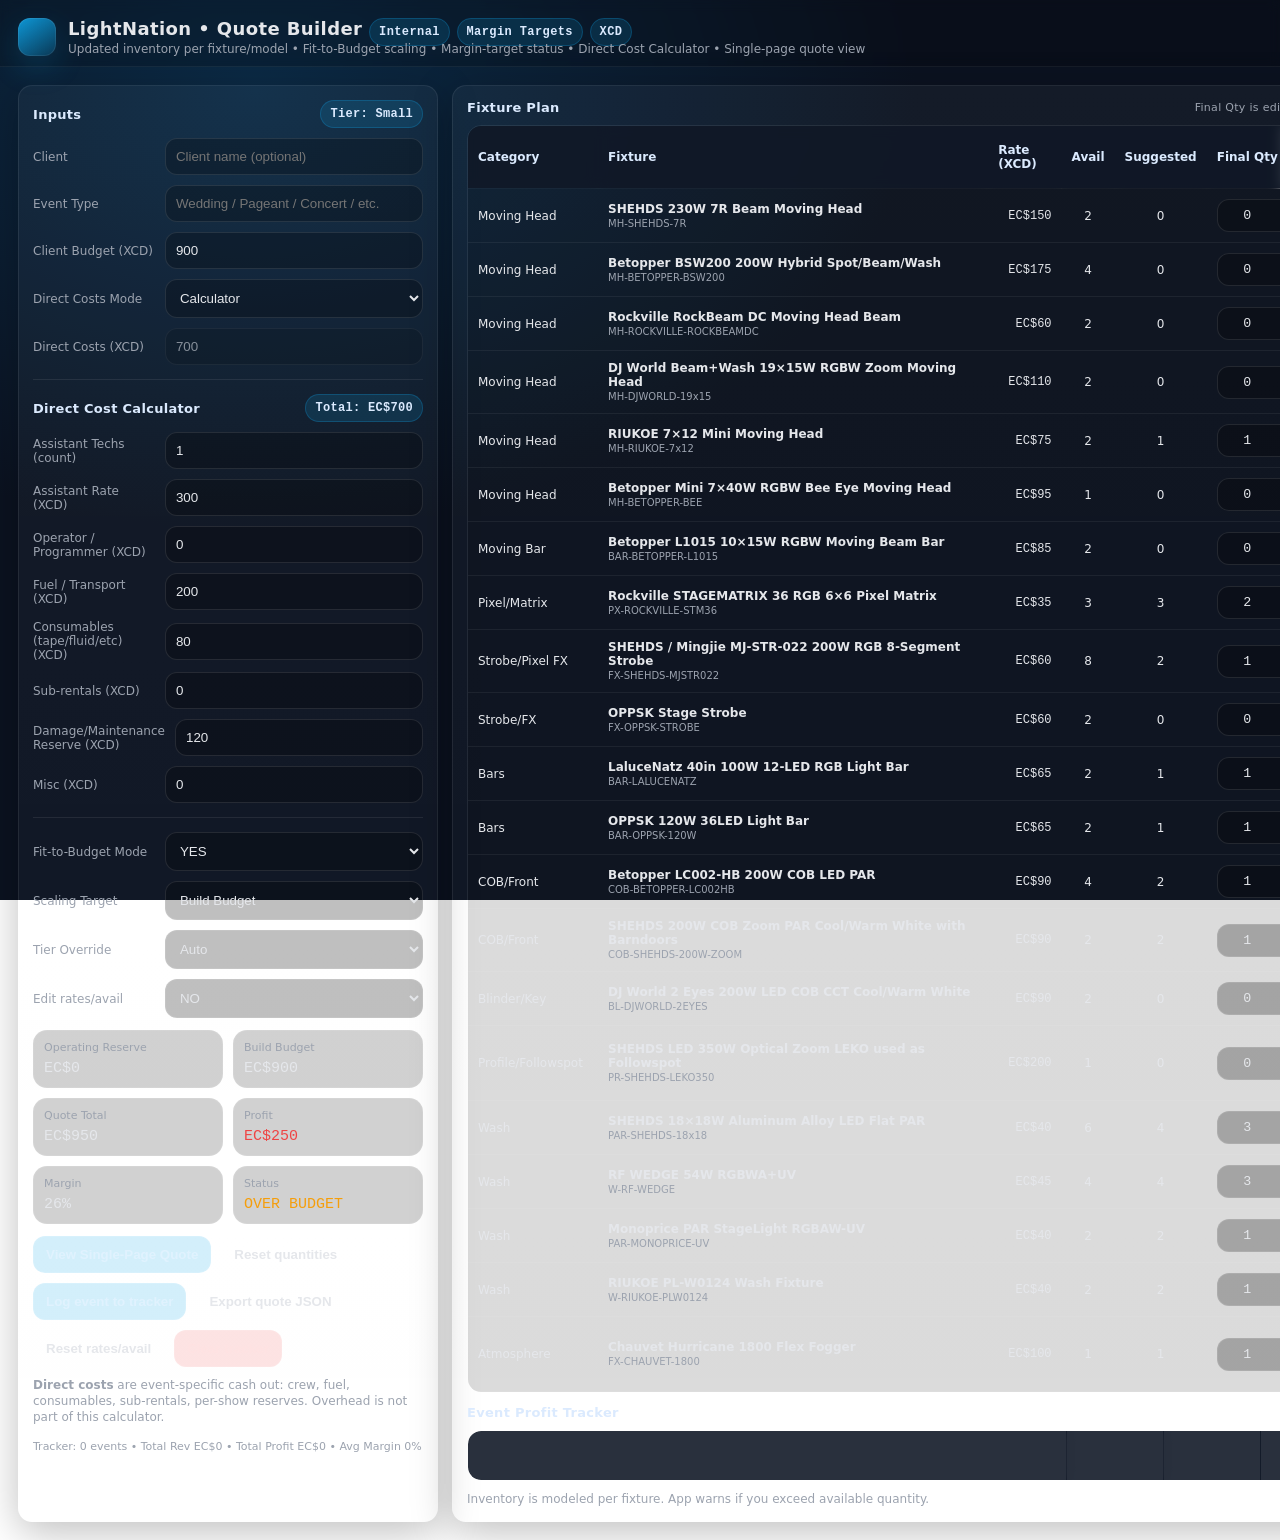
<file: Quote_Builder_Antigua_MarginTargets_SpecifiedRates.html>
<!doctype html>
<html lang="en">
<head>
  <meta charset="utf-8" />
  <meta name="viewport" content="width=device-width,initial-scale=1" />
  <title>LightNation • Quote Builder (Margin Targets • Updated Inventory • XCD)</title>
  <style>
    :root{
      --bg:#0b1220; --text:#e5e7eb; --muted:#9ca3af; --blue:#0ea5e9;
      --red:#ef4444; --green:#22c55e; --amber:#f59e0b;
      --mono: ui-monospace, SFMono-Regular, Menlo, Monaco, Consolas, "Liberation Mono", "Courier New", monospace;
      --sans: ui-sans-serif, system-ui, -apple-system, Segoe UI, Roboto, Helvetica, Arial;
      --radius: 14px;
    }
    *{box-sizing:border-box}
    body{margin:0;font-family:var(--sans);background:radial-gradient(1200px 800px at 20% 10%, #0b2a45 0%, var(--bg) 55%) fixed;color:var(--text);}
    header{padding:18px 18px 10px;border-bottom:1px solid rgba(255,255,255,.06);background:rgba(0,0,0,.18);backdrop-filter:blur(6px);position:sticky;top:0;z-index:5;}
    .brand{display:flex;align-items:center;gap:12px;}
    .logo{width:38px;height:38px;border-radius:12px;background:linear-gradient(145deg, rgba(14,165,233,.9), rgba(14,165,233,.2));box-shadow:0 0 0 1px rgba(255,255,255,.08) inset, 0 12px 30px rgba(14,165,233,.18);}
    h1{font-size:18px;margin:0;letter-spacing:.4px}
    .tag{margin:3px 0 0;color:var(--muted);font-size:12px}
    main{padding:18px;max-width:1320px;margin:0 auto}
    .grid{display:grid;grid-template-columns:420px 1fr;gap:14px;}
    @media (max-width:980px){.grid{grid-template-columns:1fr}}
    .card{background:linear-gradient(180deg, rgba(255,255,255,.04), rgba(255,255,255,.02));border:1px solid rgba(255,255,255,.08);border-radius:var(--radius);padding:14px;box-shadow:0 10px 40px rgba(0,0,0,.25);}
    .card h2{font-size:13px;margin:0 0 10px;color:#dbeafe;letter-spacing:.3px;display:flex;align-items:center;justify-content:space-between;}
    .row{display:flex;gap:10px;margin:10px 0;align-items:center}
    label{font-size:12px;color:var(--muted);width:190px}
    input,select{width:100%;padding:10px 10px;border-radius:12px;border:1px solid rgba(255,255,255,.10);background:rgba(0,0,0,.25);color:var(--text);outline:none;}
    input:focus,select:focus{border-color:rgba(14,165,233,.55);box-shadow:0 0 0 3px rgba(14,165,233,.15)}
    input[disabled]{opacity:.55; cursor:not-allowed}
    .pill{font-family:var(--mono);font-size:12px;padding:6px 9px;border-radius:999px;background:rgba(14,165,233,.15);border:1px solid rgba(14,165,233,.25);color:#dbeafe;white-space:nowrap;}
    .summary{display:grid;grid-template-columns:1fr 1fr;gap:10px;margin-top:12px;}
    .stat{padding:10px;border-radius:14px;border:1px solid rgba(255,255,255,.08);background:rgba(0,0,0,.18);}
    .stat .k{color:var(--muted);font-size:11px}
    .stat .v{font-family:var(--mono);font-size:15px;margin-top:6px}
    .v.ok{color:var(--green)} .v.bad{color:var(--red)} .v.warn{color:var(--amber)}
    .table-wrap{overflow:auto;border-radius:14px;border:1px solid rgba(255,255,255,.08)}
    table{width:100%;border-collapse:collapse;min-width:1100px;background:rgba(0,0,0,.14);}
    th,td{padding:10px 10px;border-bottom:1px solid rgba(255,255,255,.06);font-size:12px;vertical-align:middle;}
    th{position:sticky;top:0;background:rgba(17,24,39,.88);backdrop-filter:blur(6px);color:#dbeafe;text-align:left;z-index:2;}
    td.num{font-family:var(--mono);text-align:right} td.center{text-align:center} td small{color:var(--muted)}
    .qty{width:76px;text-align:center;font-family:var(--mono);padding:8px}
    .mini{width:92px;text-align:center;font-family:var(--mono);padding:8px}
    .chip{display:inline-block;font-size:11px;padding:4px 8px;border-radius:999px;background:rgba(255,255,255,.06);border:1px solid rgba(255,255,255,.08);color:#e5e7eb;margin-right:6px;margin-bottom:4px;}
    .chip.premium{background:rgba(245,158,11,.14);border-color:rgba(245,158,11,.28);color:#fde68a}
    .chip.ok{background:rgba(34,197,94,.12);border-color:rgba(34,197,94,.22);color:#bbf7d0}
    .btnbar{display:flex;gap:10px;flex-wrap:wrap;margin-top:12px}
    button{padding:10px 12px;border-radius:12px;border:1px solid rgba(255,255,255,.10);background:rgba(14,165,233,.18);color:#e0f2fe;cursor:pointer;font-weight:600;}
    button.secondary{background:rgba(255,255,255,.06);color:var(--text)} button.danger{background:rgba(239,68,68,.15);color:#fee2e2}
    button:hover{filter:brightness(1.06)}
    .note{margin-top:10px;color:var(--muted);font-size:12px;line-height:1.35;}
    .foot{color:var(--muted);font-size:11px;margin-top:14px}
    .rightcol h2 span{color:var(--muted);font-size:11px;font-weight:500}
    .divider{height:1px;background:rgba(255,255,255,.08);margin:14px 0}

    /* Quote page */
    .quoteShell{max-width:900px;margin:0 auto}
    .quoteHeader{display:flex;justify-content:space-between;gap:14px;flex-wrap:wrap;align-items:flex-start}
    .quoteTitle{font-size:18px;margin:0}
    .quoteMeta{font-family:var(--mono);font-size:12px;color:var(--muted);line-height:1.5}
    .quoteGrid{display:grid;grid-template-columns:1fr 1fr;gap:12px;margin-top:12px}
    @media (max-width:720px){.quoteGrid{grid-template-columns:1fr}}
    .quoteBox{border:1px solid rgba(255,255,255,.10);background:rgba(0,0,0,.18);border-radius:14px;padding:12px}
    .quoteBox .k{color:var(--muted);font-size:11px}
    .quoteBox .v{font-family:var(--mono);font-size:18px;margin-top:6px}
    .quoteTable{min-width:0;width:100%}
    .quoteTable th{position:static}
    .quoteActions{display:flex;gap:10px;flex-wrap:wrap;margin-top:12px}
    @media print{
      header{position:static}
      .noPrint{display:none !important}
      body{background:#fff;color:#000}
      .card{box-shadow:none}
      .quoteBox{background:#fff}
      th,td{color:#000}
    }
  </style>
</head>
<body>
<header>
  <div class="brand">
    <div class="logo" aria-hidden="true"></div>
    <div>
      <h1>LightNation • Quote Builder <span class="pill">Internal</span> <span class="pill">Margin Targets</span> <span class="pill">XCD</span></h1>
      <div class="tag">Updated inventory per fixture/model • Fit-to-Budget scaling • Margin-target status • Direct Cost Calculator • Single-page quote view</div>
    </div>
  </div>
</header>

<main>
  <!-- BUILDER VIEW -->
  <div id="builderView">
    <div class="grid">
      <section class="card">
        <h2>Inputs <span class="pill" id="tierPill">Tier: —</span></h2>

        <div class="row"><label>Client</label><input id="clientName" placeholder="Client name (optional)" /></div>
        <div class="row"><label>Event Type</label><input id="eventType" placeholder="Wedding / Pageant / Concert / etc." /></div>

        <div class="row"><label>Client Budget (XCD)</label><input id="budget" type="number" min="0" step="1" value="900" /></div>

        <div class="row"><label>Direct Costs Mode</label>
          <select id="costMode">
            <option value="CALC" selected>Calculator</option>
            <option value="MANUAL">Manual</option>
          </select>
        </div>

        <div class="row"><label>Direct Costs (XCD)</label><input id="costs" type="number" min="0" step="1" value="700" /></div>

        <div class="divider"></div>

        <h2>Direct Cost Calculator <span class="pill" id="dcTotalPill">Total: $0</span></h2>

        <div class="row"><label>Assistant Techs (count)</label><input id="dcAssistCount" type="number" min="0" step="1" value="1" /></div>
        <div class="row"><label>Assistant Rate (XCD)</label><input id="dcAssistRate" type="number" min="0" step="1" value="300" /></div>

        <div class="row"><label>Operator / Programmer (XCD)</label><input id="dcOperator" type="number" min="0" step="1" value="0" /></div>
        <div class="row"><label>Fuel / Transport (XCD)</label><input id="dcFuel" type="number" min="0" step="1" value="200" /></div>
        <div class="row"><label>Consumables (tape/fluid/etc) (XCD)</label><input id="dcConsumables" type="number" min="0" step="1" value="80" /></div>
        <div class="row"><label>Sub-rentals (XCD)</label><input id="dcRentals" type="number" min="0" step="1" value="0" /></div>
        <div class="row"><label>Damage/Maintenance Reserve (XCD)</label><input id="dcMaint" type="number" min="0" step="1" value="120" /></div>
        <div class="row"><label>Misc (XCD)</label><input id="dcMisc" type="number" min="0" step="1" value="0" /></div>

        <div class="divider"></div>

        <div class="row"><label>Fit-to-Budget Mode</label>
          <select id="fitMode"><option value="YES" selected>YES</option><option value="NO">NO</option></select>
        </div>

        <div class="row"><label>Scaling Target</label>
          <select id="target"><option value="BUILD" selected>Build Budget</option><option value="CLIENT">Client Budget</option></select>
        </div>

        <div class="row"><label>Tier Override</label>
          <select id="tierOverride"><option value="AUTO" selected>Auto</option><option value="Small">Small</option><option value="Medium">Medium</option><option value="Large">Large</option></select>
        </div>

        <div class="row"><label>Edit rates/avail</label>
          <select id="editMode"><option value="NO" selected>NO</option><option value="YES">YES</option></select>
        </div>

        <div class="summary">
          <div class="stat"><div class="k">Operating Reserve</div><div class="v" id="reserve">$0</div></div>
          <div class="stat"><div class="k">Build Budget</div><div class="v" id="buildBudget">$0</div></div>
          <div class="stat"><div class="k">Quote Total</div><div class="v" id="quoteTotal">$0</div></div>
          <div class="stat"><div class="k">Profit</div><div class="v" id="profit">$0</div></div>
          <div class="stat"><div class="k">Margin</div><div class="v" id="margin">0%</div></div>
          <div class="stat"><div class="k">Status</div><div class="v" id="status">—</div></div>
        </div>

        <div class="btnbar noPrint">
          <button id="quoteBtn">View Single-Page Quote</button>
          <button id="resetBtn" class="secondary">Reset quantities</button>
          <button id="logBtn">Log event to tracker</button>
          <button id="exportBtn" class="secondary">Export quote JSON</button>
          <button id="resetRatesBtn" class="secondary">Reset rates/avail</button>
          <button id="clearLogBtn" class="danger">Clear tracker</button>
        </div>

        <div class="note">
          <b>Direct costs</b> are event-specific cash out: crew, fuel, consumables, sub-rentals, per-show reserves. Overhead is not part of this calculator.
        </div>

        <div class="foot" id="trackerSummary">Tracker: 0 events logged</div>
      </section>

      <section class="card rightcol">
        <h2>Fixture Plan <span>Final Qty is editable • Rate/Avail editable when Edit mode = YES</span></h2>

        <div class="table-wrap">
          <table id="fixtureTable">
            <thead>
              <tr>
                <th style="min-width:130px">Category</th>
                <th style="min-width:360px">Fixture</th>
                <th class="num">Rate (XCD)</th>
                <th class="center">Avail</th>
                <th class="center">Suggested</th>
                <th class="center">Final Qty</th>
                <th class="num">Line Total (XCD)</th>
                <th style="min-width:170px">Tags</th>
              </tr>
            </thead>
            <tbody></tbody>
          </table>
        </div>

        <div style="height:12px"></div>

        <h2>Event Profit Tracker <span>Saved in this browser</span></h2>
        <div class="table-wrap">
          <table id="logTable">
            <thead>
              <tr>
                <th style="min-width:120px">Date</th>
                <th style="min-width:200px">Client</th>
                <th style="min-width:160px">Type</th>
                <th class="num">Revenue (XCD)</th>
                <th class="num">Costs (XCD)</th>
                <th class="num">Profit (XCD)</th>
                <th class="center">Margin</th>
                <th style="min-width:240px">Notes</th>
              </tr>
            </thead>
            <tbody></tbody>
          </table>
        </div>

        <div class="note">
          Inventory is modeled per fixture. App warns if you exceed available quantity.
        </div>
      </section>
    </div>
  </div>

  <!-- QUOTE VIEW -->
  <div id="quoteView" style="display:none">
    <div class="quoteShell">
      <section class="card">
        <div class="quoteHeader">
          <div>
            <h2 class="quoteTitle">Single-Page Quote Summary</h2>
            <div class="quoteMeta" id="quoteMeta"></div>
          </div>
          <div class="quoteActions noPrint">
            <select id="quoteMode" title="Quote mode" style="min-width:180px">
              <option value="INTERNAL" selected>Internal (profit)</option>
              <option value="CLIENT">Client (clean)</option>
            </select>
            <button id="backBtn" class="secondary">Back to Builder</button>
            <button id="printBtn">Print / Save PDF</button>
          </div>
        </div>

        <div class="divider"></div>

        <div class="quoteGrid">
          <div class="quoteBox">
            <div class="k">Fixture Rental Total (XCD)</div>
            <div class="v" id="qRental">—</div>
          </div>
          <div class="quoteBox">
            <div class="k">Labour (XCD)</div>
            <div class="v" id="qLabour">—</div>
            <div class="k" style="margin-top:6px">Assistants + Operator/Programmer</div>
          </div>
          <div class="quoteBox">
            <div class="k">Transportation (XCD)</div>
            <div class="v" id="qTransport">—</div>
            <div class="k" style="margin-top:6px">Fuel / Transport line item</div>
          </div>
          <div class="quoteBox" id="qOtherBox">
            <div class="k">Other Direct Costs (XCD)</div>
            <div class="v" id="qOtherCosts">—</div>
            <div class="k" style="margin-top:6px">Consumables + sub-rentals + maintenance + misc</div>
          </div>
        </div>

        <div class="divider"></div>

        <div class="quoteGrid" id="quoteTotalsGrid">
          <div class="quoteBox" id="qCostsBox">
            <div class="k">Direct Costs Total (XCD)</div>
            <div class="v" id="qCosts">—</div>
          </div>
          <div class="quoteBox">
            <div class="k">Grand Total (XCD)</div>
            <div class="v" id="qGrandTotal">—</div>
            <div class="k" id="qGrandNote" style="margin-top:6px">Rental + Labour + Transport + Other</div>
          </div>

          <div id="internalOnlyProfit" class="quoteBox">
            <div class="k">Profit (XCD)</div>
            <div class="v" id="qProfit">—</div>
          </div>
          <div id="internalOnlyMargin" class="quoteBox">
            <div class="k">Margin</div>
            <div class="v" id="qMargin">—</div>
          </div>
        </div>

        <div class="divider"></div>

        <h2>Rental Breakdown</h2>
        <div class="table-wrap">
          <table class="quoteTable" id="quoteItems">
            <thead>
              <tr>
                <th>Fixture</th>
                <th class="num">Rate</th>
                <th class="center">Qty</th>
                <th class="num">Line Total</th>
              </tr>
            </thead>
            <tbody></tbody>
          </table>
        </div>

        <div class="note">
          This view is meant for quick internal quoting. It shows <b>fixture rental</b>, <b>labour</b>, and <b>transportation</b> as separate numbers.
        </div>
      </section>
    </div>
  </div>
</main>

<script>
  // Currency formatting (XCD)
  const money = (n) => new Intl.NumberFormat(undefined, {
    style:"currency", currency:"XCD", maximumFractionDigits:0
  }).format(isFinite(n)?n:0);
  const pct = (n) => (isFinite(n)?(n*100).toFixed(0):"0")+"%";
  const todayStr = () => new Date().toISOString().slice(0,10);
  const $ = (id) => document.getElementById(id);

    const RULES = {
    tiers: [
      { name: "Small",  maxBudget: 900,  reserve: 0, minProfit: 0, minMargin: 0.45 },
      { name: "Medium", maxBudget: 1500, reserve: 0, minProfit: 0, minMargin: 0.50 },
      { name: "Large",  maxBudget: Infinity, reserve: 0, minProfit: 0, minMargin: 0.55 },
    ],
  };

  // Inventory updated July 2026 (LEKO qty corrected = 1)
  const DEFAULT_FIXTURES = [
    // Moving heads / intelligent fixtures
    { sku:"MH-SHEHDS-7R",       category:"Moving Head", name:"SHEHDS 230W 7R Beam Moving Head", qty:2, rate:150, tags:["premium","beam"], suggested:{Small:0, Medium:1, Large:2} },
    { sku:"MH-BETOPPER-BSW200", category:"Moving Head", name:"Betopper BSW200 200W Hybrid Spot/Beam/Wash", qty:4, rate:175, tags:["premium","hybrid"], suggested:{Small:0, Medium:2, Large:4} },
    { sku:"MH-ROCKVILLE-ROCKBEAMDC", category:"Moving Head", name:"Rockville RockBeam DC Moving Head Beam", qty:2, rate:60, tags:["beam","motion"], suggested:{Small:0, Medium:2, Large:2} },
    { sku:"MH-DJWORLD-19x15",   category:"Moving Head", name:"DJ World Beam+Wash 19×15W RGBW Zoom Moving Head", qty:2, rate:110, tags:["wash","motion"], suggested:{Small:0, Medium:2, Large:2} },
    { sku:"MH-RIUKOE-7x12",     category:"Moving Head", name:"RIUKOE 7×12 Mini Moving Head", qty:2, rate:75, tags:["motion"], suggested:{Small:1, Medium:2, Large:2} },
    { sku:"MH-BETOPPER-BEE",    category:"Moving Head", name:"Betopper Mini 7×40W RGBW Bee Eye Moving Head", qty:1, rate:95, tags:["motion","eye"], suggested:{Small:0, Medium:1, Large:1} },

    // Moving bars / pixel / matrix / strobe effects
    { sku:"BAR-BETOPPER-L1015", category:"Moving Bar", name:"Betopper L1015 10×15W RGBW Moving Beam Bar", qty:2, rate:85, tags:["bar","motion"], suggested:{Small:0, Medium:2, Large:2} },
    { sku:"PX-ROCKVILLE-STM36", category:"Pixel/Matrix", name:"Rockville STAGEMATRIX 36 RGB 6×6 Pixel Matrix", qty:3, rate:35, tags:["pixel","matrix"], suggested:{Small:3, Medium:3, Large:3} },
    { sku:"FX-SHEHDS-MJSTR022", category:"Strobe/Pixel FX", name:"SHEHDS / Mingjie MJ-STR-022 200W RGB 8-Segment Strobe", qty:8, rate:60, tags:["strobe","pixel","fx"], suggested:{Small:2, Medium:4, Large:8} },
    { sku:"FX-OPPSK-STROBE",    category:"Strobe/FX", name:"OPPSK Stage Strobe", qty:2, rate:60, tags:["strobe","fx"], suggested:{Small:0, Medium:2, Large:2} },
    { sku:"BAR-LALUCENATZ",     category:"Bars", name:"LaluceNatz 40in 100W 12-LED RGB Light Bar", qty:2, rate:65, tags:["coverage","bar"], suggested:{Small:1, Medium:2, Large:2} },
    { sku:"BAR-OPPSK-120W",     category:"Bars", name:"OPPSK 120W 36LED Light Bar", qty:2, rate:65, tags:["coverage","bar"], suggested:{Small:1, Medium:2, Large:2} },

    // COB / front light / wash / profile fixtures
    { sku:"COB-BETOPPER-LC002HB", category:"COB/Front", name:"Betopper LC002-HB 200W COB LED PAR", qty:4, rate:90, tags:["key","cob","front"], suggested:{Small:2, Medium:4, Large:4} },
    { sku:"COB-SHEHDS-200W-ZOOM", category:"COB/Front", name:"SHEHDS 200W COB Zoom PAR Cool/Warm White with Barndoors", qty:2, rate:90, tags:["key","zoom","front"], suggested:{Small:2, Medium:2, Large:2} },
    { sku:"BL-DJWORLD-2EYES",   category:"Blinder/Key", name:"DJ World 2 Eyes 200W LED COB CCT Cool/Warm White", qty:2, rate:90, tags:["key","punch"], suggested:{Small:0, Medium:1, Large:2} },
    { sku:"PR-SHEHDS-LEKO350",  category:"Profile/Followspot", name:"SHEHDS LED 350W Optical Zoom LEKO used as Followspot", qty:1, rate:200, tags:["key","profile","followspot"], suggested:{Small:0, Medium:1, Large:1} },
    { sku:"PAR-SHEHDS-18x18",   category:"Wash", name:"SHEHDS 18×18W Aluminum Alloy LED Flat PAR", qty:6, rate:40, tags:["fill","wash"], suggested:{Small:4, Medium:4, Large:4} },
    { sku:"W-RF-WEDGE",         category:"Wash", name:"RF WEDGE 54W RGBWA+UV", qty:4, rate:45, tags:["fill","uv"], suggested:{Small:4, Medium:4, Large:4} },
    { sku:"PAR-MONOPRICE-UV",   category:"Wash", name:"Monoprice PAR StageLight RGBAW-UV", qty:2, rate:40, tags:["fill","uv"], suggested:{Small:2, Medium:2, Large:2} },
    { sku:"W-RIUKOE-PLW0124",   category:"Wash", name:"RIUKOE PL-W0124 Wash Fixture", qty:2, rate:40, tags:["fill","wash"], suggested:{Small:2, Medium:2, Large:2} },

    // Atmosphere
    { sku:"FX-CHAUVET-1800",    category:"Atmosphere", name:"Chauvet Hurricane 1800 Flex Fogger", qty:1, rate:100, tags:["atmosphere","multiplier"], suggested:{Small:1, Medium:1, Large:1}, keepMin:1 },
  ];

  let state = {
    clientName:"", eventType:"",
    budget:2500, costs:700,
    costMode:"CALC",
    fitMode:"YES", target:"BUILD",
    tierOverride:"AUTO", tier:"Small",
    reserve:0, buildBudget:0,
    fixtures:[], editMode:"NO", log:[],
    dc: { assistCount:1, assistRate:300, operator:0, fuel:200, consumables:80, rentals:0, maint:120, misc:0 }
  };

  // ---- Storage ----
  function loadLog(){ try{ const raw=localStorage.getItem("ln268_log_xcd_margin_targets_rates"); state.log = raw?JSON.parse(raw):[]; }catch{ state.log=[]; } }
  function saveLog(){ localStorage.setItem("ln268_log_xcd_margin_targets_rates", JSON.stringify(state.log)); }

  function loadFixtureOverrides(){ try{ const raw=localStorage.getItem("ln268_fixture_overrides_xcd_margin_targets_inventory_20260707"); return raw?JSON.parse(raw):{}; }catch{ return {}; } }
  function saveFixtureOverrides(o){ localStorage.setItem("ln268_fixture_overrides_xcd_margin_targets_inventory_20260707", JSON.stringify(o)); }
  function resetFixtureOverrides(){ localStorage.removeItem("ln268_fixture_overrides_xcd_margin_targets_inventory_20260707"); }

  function loadDc(){ try{ const raw=localStorage.getItem("ln268_dc_xcd_margin_targets_rates"); return raw?JSON.parse(raw):null; }catch{ return null; } }
  function saveDc(){ localStorage.setItem("ln268_dc_xcd_margin_targets_rates", JSON.stringify(state.dc)); }

  // ---- Rules / init ----
  function computeTier(budget){ for(const t of RULES.tiers){ if(budget<=t.maxBudget) return t.name; } return "Large"; }
  function tierRules(name){ return RULES.tiers.find(t=>t.name===name) || RULES.tiers[1]; }

  function initFixtures(){
    const overrides = loadFixtureOverrides();
    state.fixtures = DEFAULT_FIXTURES.map(f=>{
      const o = overrides[f.sku] || {};
      const qty = Number.isFinite(o.qty) ? o.qty : f.qty;
      const rate = Number.isFinite(o.rate) ? o.rate : f.rate;
      return {...f, qty, rate, keepMin:f.keepMin||0, suggestedQty:0, finalQty:0, lineTotal:0};
    });
  }

  function initDc(){
    const saved = loadDc();
    if(saved && typeof saved === "object"){
      state.dc = {...state.dc, ...saved};
    }
    $("dcAssistCount").value = state.dc.assistCount;
    $("dcAssistRate").value = state.dc.assistRate;
    $("dcOperator").value = state.dc.operator;
    $("dcFuel").value = state.dc.fuel;
    $("dcConsumables").value = state.dc.consumables;
    $("dcRentals").value = state.dc.rentals;
    $("dcMaint").value = state.dc.maint;
    $("dcMisc").value = state.dc.misc;
  }

  // ---- Direct costs breakdown ----
  function labourTotal(){
    const dc = state.dc;
    return (dc.assistCount||0) * (dc.assistRate||0) + (dc.operator||0);
  }
  function transportTotal(){
    return (state.dc.fuel||0);
  }
  function otherDirectCostsTotal(){
    const dc = state.dc;
    return (dc.consumables||0) + (dc.rentals||0) + (dc.maint||0) + (dc.misc||0);
  }
  function directCostTotal(){
    return labourTotal() + transportTotal() + otherDirectCostsTotal();
  }

  function applyCostMode(){
    const total = directCostTotal();
    $("dcTotalPill").textContent = "Total: " + money(total);
    if(state.costMode === "CALC"){
      state.costs = Math.round(total);
      $("costs").value = state.costs;
      $("costs").disabled = true;
    } else {
      $("costs").disabled = false;
      state.costs = Number($("costs").value || 0);
    }
  }

  // ---- Fixture plan ----
  function computeSuggested(){
    for(const f of state.fixtures){
      f.suggestedQty = f.suggested?.[state.tier] ?? 0;
      f.suggestedQty = Math.min(f.qty, Math.max(0, f.suggestedQty));
    }
  }
  function sumSuggestedTotal(){
    return state.fixtures.reduce((acc,f)=> acc + (f.rate * (f.suggestedQty||0)), 0);
  }
  function applyFitToBudget(){
    const targetBudget = state.target==="CLIENT" ? state.budget : state.buildBudget;
    const suggestedTotal = sumSuggestedTotal();
    const scale = (state.fitMode==="YES" && suggestedTotal>0) ? Math.min(1, targetBudget/suggestedTotal) : 1;

    for(const f of state.fixtures){
      const base = f.suggestedQty || 0;
      if(state.fitMode==="YES"){
        let scaled = Math.round(base * scale);
        if(base>0 && f.keepMin) scaled = Math.max(f.keepMin, scaled);
        scaled = Math.min(f.qty, Math.max(0, scaled));
        f.finalQty = scaled;
      }else{
        f.finalQty = Math.min(f.qty, Math.max(0, base));
      }
    }
  }

  // ---- Totals / status ----
  function fixtureRentalTotal(){
    return state.fixtures.reduce((acc,f)=> acc + ((f.rate||0)*(f.finalQty||0)), 0);
  }

  function recomputeTotals(){
    applyCostMode();

    const autoTier = computeTier(state.budget);
    state.tier = (state.tierOverride==="AUTO") ? autoTier : state.tierOverride;

    const tr = tierRules(state.tier);
    state.reserve = tr.reserve;
    state.buildBudget = Math.max(0, state.budget - state.reserve);

    computeSuggested();
    applyFitToBudget();

    let quoteTotal = 0;
    for(const f of state.fixtures){
      f.lineTotal = (f.rate||0)*(f.finalQty||0);
      quoteTotal += f.lineTotal;
    }

    const profit = quoteTotal - state.costs;
    const margin = quoteTotal>0 ? (profit/quoteTotal) : 0;
    const targetBudget = (state.target==="CLIENT" ? state.budget : state.buildBudget);

    let status = "OK";
    if(quoteTotal > targetBudget) status = "OVER BUDGET";
    else if(margin < (tr.minMargin ?? 0)) status = "BELOW TARGET";

    $("tierPill").textContent = `Tier: ${state.tier}`;
    $("reserve").textContent = money(state.reserve);
    $("buildBudget").textContent = money(state.buildBudget);
    $("quoteTotal").textContent = money(quoteTotal);
    $("profit").textContent = money(profit);
    $("margin").textContent = pct(margin);

    const statusEl = $("status");
    statusEl.textContent = status;
    statusEl.className = "v " + (status==="OK" ? "ok" : (status==="OVER BUDGET" ? "warn" : "bad"));

    const profitEl = $("profit");
    profitEl.className = "v " + (margin >= (tr.minMargin ?? 0) ? "ok" : "bad");

    renderFixtures();
    renderLog();
    renderTrackerSummary();
  }

  function updateTotalsOnly(){
    applyCostMode();

    let quoteTotal = 0;
    for(const f of state.fixtures){
      f.lineTotal = (f.rate||0)*(f.finalQty||0);
      quoteTotal += f.lineTotal;
    }
    const tr = tierRules(state.tier);
    const profit = quoteTotal - state.costs;
    const margin = quoteTotal>0 ? (profit/quoteTotal) : 0;
    const targetBudget = (state.target==="CLIENT" ? state.budget : state.buildBudget);

    $("quoteTotal").textContent = money(quoteTotal);
    $("profit").textContent = money(profit);
    $("margin").textContent = pct(margin);

    let status="OK";
    if(quoteTotal>targetBudget) status="OVER BUDGET";
    else if(margin<(tr.minMargin ?? 0)) status="BELOW TARGET";

    const statusEl=$("status");
    statusEl.textContent=status;
    statusEl.className="v "+(status==="OK"?"ok":(status==="OVER BUDGET"?"warn":"bad"));

    const profitEl=$("profit");
    profitEl.className="v "+(margin>=(tr.minMargin ?? 0)?"ok":"bad");
  }

  // ---- Rendering ----
  function chipClass(tag){ return (tag==="premium"||tag==="beam"||tag==="hybrid") ? "premium" : "ok"; }

  function persistFixtureOverrides(){
    const o = {};
    state.fixtures.forEach(f => { o[f.sku] = { rate:f.rate, qty:f.qty }; });
    saveFixtureOverrides(o);
  }

  function renderFixtures(){
    const tbody = $("fixtureTable").querySelector("tbody");
    tbody.innerHTML = "";

    state.fixtures.forEach((f, idx) => {
      const tr = document.createElement("tr");
      const tags = (f.tags||[]).map(t=>`<span class="chip ${chipClass(t)}">${t}</span>`).join("");

      const rateCell = state.editMode==="YES"
        ? `<input class="mini" type="number" min="0" step="1" value="${f.rate}" data-kind="rate" data-idx="${idx}" />`
        : `${money(f.rate)}`;

      const availCell = state.editMode==="YES"
        ? `<input class="qty" type="number" min="0" step="1" value="${f.qty}" data-kind="qty" data-idx="${idx}" />`
        : `${f.qty}`;

      tr.innerHTML = `
        <td>${f.category}</td>
        <td><div style="font-weight:600">${f.name}</div><small>${f.sku}</small></td>
        <td class="num">${rateCell}</td>
        <td class="center">${availCell}</td>
        <td class="center">${f.suggestedQty}</td>
        <td class="center"><input class="qty" type="number" min="0" step="1" value="${f.finalQty}" data-kind="final" data-idx="${idx}" /></td>
        <td class="num">${money(f.lineTotal)}</td>
        <td>${tags}</td>
      `;

      if(f.finalQty > f.qty) tr.style.background = "rgba(239,68,68,.10)";
      tbody.appendChild(tr);
    });

    tbody.querySelectorAll("input").forEach(inp => {
      inp.addEventListener("input", (e) => {
        const idx = Number(e.target.dataset.idx);
        const kind = e.target.dataset.kind;
        let v = Number(e.target.value || 0);
        if(!isFinite(v) || v < 0) v = 0;
        v = Math.round(v);

        if(kind === "final"){
          v = Math.min(state.fixtures[idx].qty, v);
          state.fixtures[idx].finalQty = v;
        } else if(kind === "rate"){
          state.fixtures[idx].rate = v;
          persistFixtureOverrides();
        } else if(kind === "qty"){
          state.fixtures[idx].qty = v;
          state.fixtures[idx].finalQty = Math.min(state.fixtures[idx].finalQty, v);
          persistFixtureOverrides();
        }
        updateTotalsOnly();
        renderFixtures();
      });
    });
  }

  function renderLog(){
    const tbody = $("logTable").querySelector("tbody");
    tbody.innerHTML = "";
    state.log.slice().reverse().forEach(item => {
      const tr = document.createElement("tr");
      tr.innerHTML = `
        <td>${item.date}</td><td>${item.client||""}</td><td>${item.type||""}</td>
        <td class="num">${money(item.revenue)}</td><td class="num">${money(item.costs)}</td>
        <td class="num">${money(item.profit)}</td><td class="center">${pct(item.margin)}</td><td>${item.notes||""}</td>
      `;
      tbody.appendChild(tr);
    });
  }

  function renderTrackerSummary(){
    const n = state.log.length;
    const totalRev = state.log.reduce((a,x)=>a+(x.revenue||0),0);
    const totalProfit = state.log.reduce((a,x)=>a+(x.profit||0),0);
    const avgMargin = totalRev>0 ? totalProfit/totalRev : 0;
    $("trackerSummary").textContent = `Tracker: ${n} event${n===1?"":"s"} • Total Rev ${money(totalRev)} • Total Profit ${money(totalProfit)} • Avg Margin ${pct(avgMargin)}`;
  }

  // ---- Quote page ----
  
  // ---- Quote page ----
  
  // ---- Quote page ----
  let quoteCache = null;

  function applyQuoteMode(mode){
    const isInternal = (mode === "INTERNAL");
    // Internal shows profit/margin + other/direct-costs; Client hides them.
    $("internalOnlyProfit").style.display = isInternal ? "block" : "none";
    $("internalOnlyMargin").style.display = isInternal ? "block" : "none";
    if($("qOtherBox")) $("qOtherBox").style.display = isInternal ? "block" : "none";
    if($("qCostsBox")) $("qCostsBox").style.display = isInternal ? "block" : "none";
    renderQuoteSummary(mode);
  }

  function renderQuoteSummary(mode){
    if(!quoteCache) return;

    const { rental, labour, transport, otherCosts, costs } = quoteCache;
    const isInternal = (mode === "INTERNAL");

    // Internal grand total includes "Other Direct Costs" line item.
    // Client grand total excludes it (since it's hidden), per your request.
    const grandTotal = isInternal ? (rental + labour + transport + otherCosts) : (rental + labour + transport);

    // Profit view (internal)
    const profit = grandTotal - costs;
    const margin = grandTotal > 0 ? profit / grandTotal : 0;

    $("qRental").textContent = money(rental);
    $("qLabour").textContent = money(labour);
    $("qTransport").textContent = money(transport);
    $("qOtherCosts").textContent = money(otherCosts);
    $("qCosts").textContent = money(costs);
    $("qGrandTotal").textContent = money(grandTotal);
    $("qProfit").textContent = money(profit);
    $("qMargin").textContent = pct(margin);

    if($("qGrandNote")){
      $("qGrandNote").textContent = isInternal
        ? "Rental + Labour + Transport + Other"
        : "Rental + Labour + Transport";
    }
  }

  function openQuoteView(){
    // cache current values
    quoteCache = {
      rental: fixtureRentalTotal(),
      labour: labourTotal(),
      transport: transportTotal(),
      otherCosts: otherDirectCostsTotal(),
      costs: state.costs
    };

    const metaLines = [
      `Date: ${todayStr()}`,
      `Client: ${state.clientName || "—"}`,
      `Event: ${state.eventType || "—"}`,
      `Tier: ${state.tier}`,
      `Client Budget: ${money(state.budget)}`
    ];
    $("quoteMeta").innerHTML = metaLines.join("<br/>");

    // rental items table: only items with qty>0
    const tbody = $("quoteItems").querySelector("tbody");
    tbody.innerHTML = "";
    const items = state.fixtures.filter(f => (f.finalQty||0) > 0);
    if(items.length === 0){
      const tr = document.createElement("tr");
      tr.innerHTML = `<td colspan="4" style="color:var(--muted)">No fixtures selected.</td>`;
      tbody.appendChild(tr);
    } else {
      items.forEach(f => {
        const tr = document.createElement("tr");
        tr.innerHTML = `
          <td>${f.name}</td>
          <td class="num">${money(f.rate)}</td>
          <td class="center">${f.finalQty}</td>
          <td class="num">${money(f.rate * f.finalQty)}</td>
        `;
        tbody.appendChild(tr);
      });
    }

    // switch views
    $("builderView").style.display = "none";
    $("quoteView").style.display = "block";

    // apply current mode
    const mode = ($("quoteMode")?.value) || "INTERNAL";
    applyQuoteMode(mode);

    window.scrollTo(0,0);
  }

function closeQuoteView(){
    $("quoteView").style.display = "none";
    $("builderView").style.display = "block";
    window.scrollTo(0,0);
  }

  // ---- Actions ----
  function resetQuantities(){ recomputeTotals(); }

  function logEvent(){
    const rental = Math.round(fixtureRentalTotal());
    const labour = Math.round(labourTotal());
    const transportation = Math.round(transportTotal());
    const other = Math.round(otherDirectCostsTotal());
    const revenue = rental + labour + transportation + other;
    const profit = revenue - state.costs;
    const margin = revenue>0 ? profit/revenue : 0;
    state.log.push({date:todayStr(), client:state.clientName, type:state.eventType, revenue, costs:Math.round(state.costs), profit:Math.round(profit), margin, notes:"Logged from Quote Builder"});
    saveLog(); renderLog(); renderTrackerSummary();
  }

  function exportQuoteJSON(){
    const rental = Math.round(fixtureRentalTotal());
    const labour = Math.round(labourTotal());
    const transportation = Math.round(transportTotal());
    const other = Math.round(otherDirectCostsTotal());
    const revenue = rental + labour + transportation + other;
    const payload = {
      currency:"XCD",
      client: state.clientName, eventType: state.eventType, budget: state.budget,
      tier: state.tier, reserve: state.reserve, buildBudget: state.buildBudget,
      fitMode: state.fitMode, scalingTarget: state.target,
      fixtureRentalTotal: rental,
      directCosts: state.costs,
      directCostBreakdown: {
        labour: labourTotal(),
        transportation: transportTotal(),
        other: otherDirectCostsTotal(),
        detail: {...state.dc},
      },
      profit: revenue - state.costs,
      items: state.fixtures.map(f => ({ sku:f.sku, name:f.name, rate:f.rate, avail:f.qty, suggested:f.suggestedQty, qty:f.finalQty, lineTotal:(f.rate||0)*(f.finalQty||0) }))
    };
    const blob = new Blob([JSON.stringify(payload,null,2)], {type:"application/json"});
    const url = URL.createObjectURL(blob);
    const a = document.createElement("a");
    a.href = url; a.download = `LightNation_quote_${todayStr()}_XCD.json`; a.click();
    URL.revokeObjectURL(url);
  }

  function clearLog(){
    if(!confirm("Clear all logged events on this browser?")) return;
    state.log = []; saveLog(); renderLog(); renderTrackerSummary();
  }

  function resetRatesAvail(){
    if(!confirm("Reset rates/availability back to defaults?")) return;
    resetFixtureOverrides(); initFixtures(); recomputeTotals();
  }

  // ---- Wiring ----
  function wireDc(){
    const bindNum = (id, key) => {
      $(id).addEventListener("input", e => {
        state.dc[key] = Math.max(0, Math.round(Number(e.target.value || 0)));
        saveDc();
        recomputeTotals();
      });
    };
    bindNum("dcAssistCount", "assistCount");
    bindNum("dcAssistRate", "assistRate");
    bindNum("dcOperator", "operator");
    bindNum("dcFuel", "fuel");
    bindNum("dcConsumables", "consumables");
    bindNum("dcRentals", "rentals");
    bindNum("dcMaint", "maint");
    bindNum("dcMisc", "misc");
  }

  function wire(){
    $("clientName").addEventListener("input", e => { state.clientName = e.target.value; });
    $("eventType").addEventListener("input", e => { state.eventType = e.target.value; });

    $("budget").addEventListener("input", e => { state.budget = Math.max(0, Math.round(Number(e.target.value || 0))); recomputeTotals(); });

    $("costMode").addEventListener("change", e => { state.costMode = e.target.value; recomputeTotals(); });
    $("costs").addEventListener("input", e => { state.costs = Math.max(0, Math.round(Number(e.target.value || 0))); updateTotalsOnly(); });

    $("fitMode").addEventListener("change", e => { state.fitMode = e.target.value; recomputeTotals(); });
    $("target").addEventListener("change", e => { state.target = e.target.value; recomputeTotals(); });
    $("tierOverride").addEventListener("change", e => { state.tierOverride = e.target.value; recomputeTotals(); });
    $("editMode").addEventListener("change", e => { state.editMode = e.target.value; renderFixtures(); });

    $("quoteBtn").addEventListener("click", openQuoteView);
    $("backBtn").addEventListener("click", closeQuoteView);
    $("printBtn").addEventListener("click", () => window.print());

    $("quoteMode").addEventListener("change", (e) => applyQuoteMode(e.target.value));

    $("resetBtn").addEventListener("click", resetQuantities);
    $("logBtn").addEventListener("click", logEvent);
    $("exportBtn").addEventListener("click", exportQuoteJSON);
    $("clearLogBtn").addEventListener("click", clearLog);
    $("resetRatesBtn").addEventListener("click", resetRatesAvail);

    wireDc();
  }

  (function init(){
    loadLog();
    initFixtures();

    // seed state from UI
    state.budget = Math.max(0, Math.round(Number($("budget").value || 0)));
    state.costMode = $("costMode").value;
    state.fitMode = $("fitMode").value;
    state.target = $("target").value;
    state.tierOverride = $("tierOverride").value;
    state.editMode = $("editMode").value;

    initDc();
    wire();
    recomputeTotals();
  })();
</script>
</body>
</html>
</file>
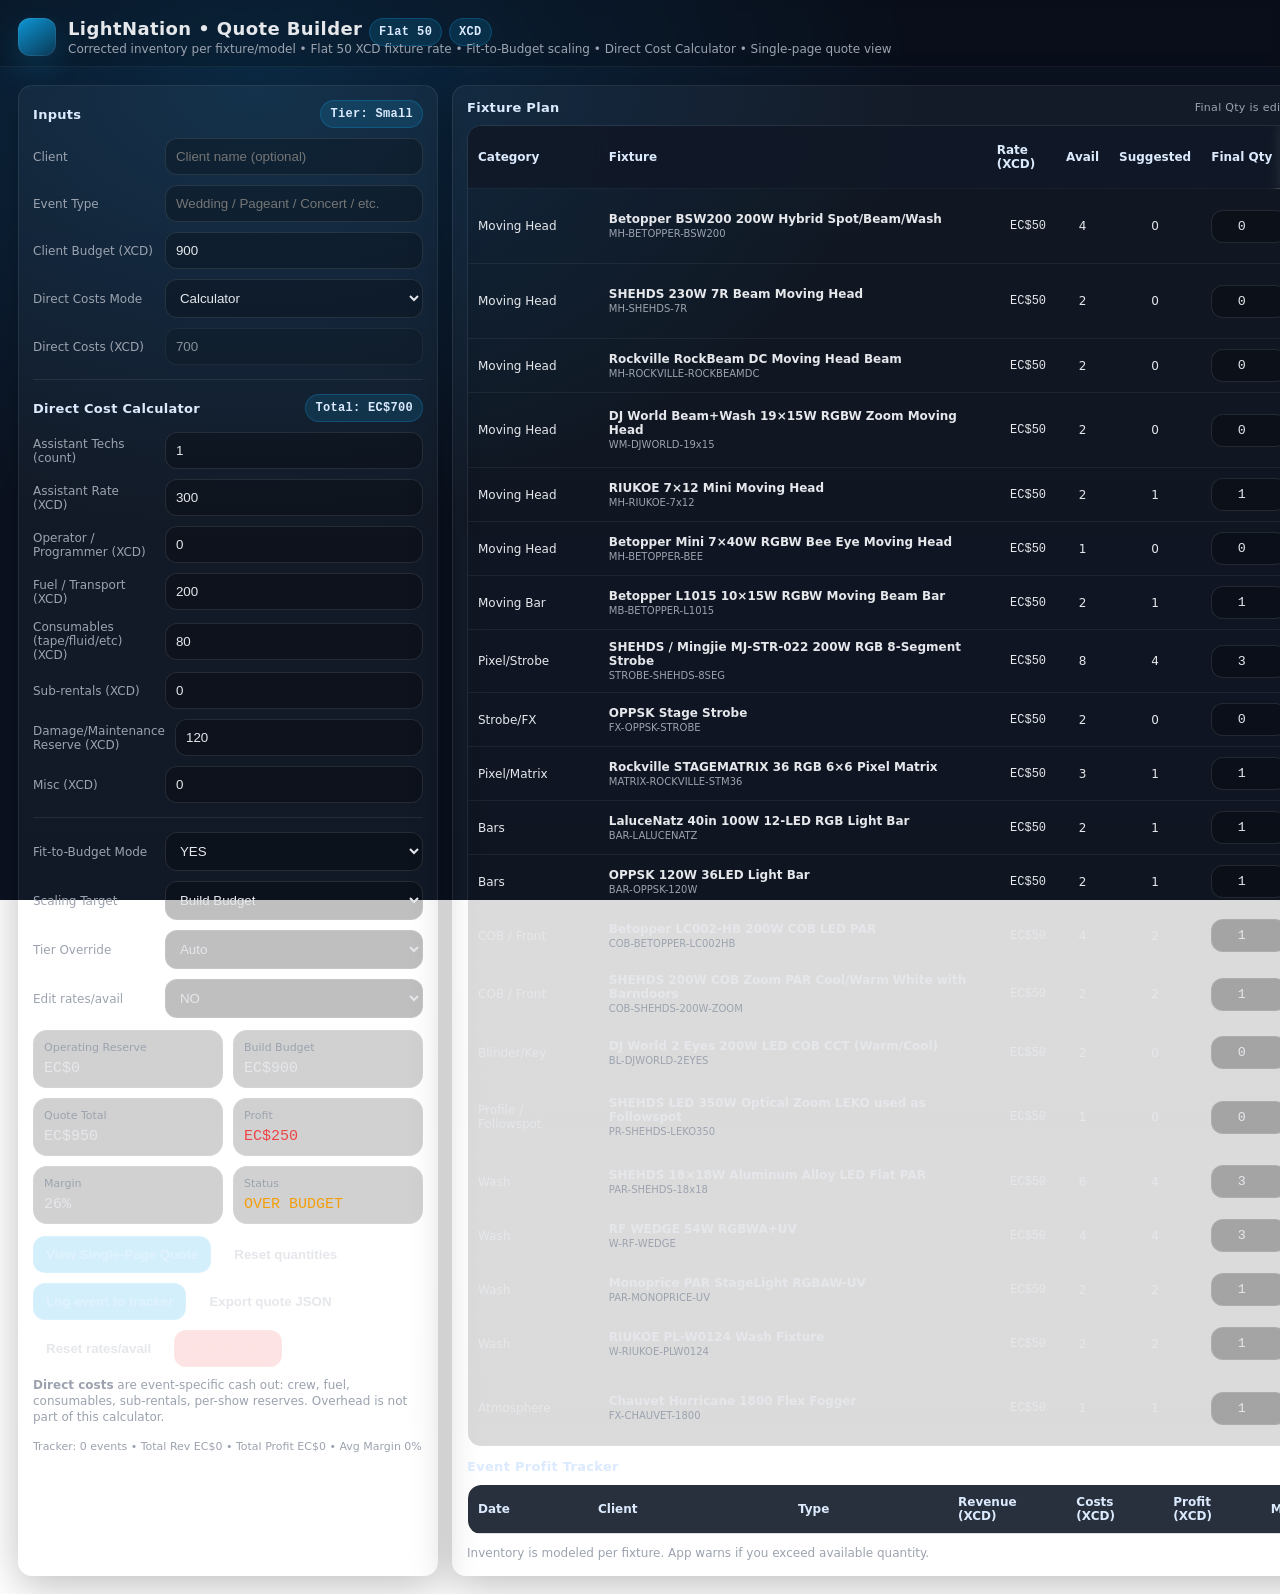
<file: Quote_Builder_Antigua_ProfitTargets_Flat50.html>
<!doctype html>
<html lang="en">
<head>
  <meta charset="utf-8" />
  <meta name="viewport" content="width=device-width,initial-scale=1" />
  <title>LightNation • Quote Builder (Flat 50 • XCD)</title>
  <style>
    :root{
      --bg:#0b1220; --text:#e5e7eb; --muted:#9ca3af; --blue:#0ea5e9;
      --red:#ef4444; --green:#22c55e; --amber:#f59e0b;
      --mono: ui-monospace, SFMono-Regular, Menlo, Monaco, Consolas, "Liberation Mono", "Courier New", monospace;
      --sans: ui-sans-serif, system-ui, -apple-system, Segoe UI, Roboto, Helvetica, Arial;
      --radius: 14px;
    }
    *{box-sizing:border-box}
    body{margin:0;font-family:var(--sans);background:radial-gradient(1200px 800px at 20% 10%, #0b2a45 0%, var(--bg) 55%) fixed;color:var(--text);}
    header{padding:18px 18px 10px;border-bottom:1px solid rgba(255,255,255,.06);background:rgba(0,0,0,.18);backdrop-filter:blur(6px);position:sticky;top:0;z-index:5;}
    .brand{display:flex;align-items:center;gap:12px;}
    .logo{width:38px;height:38px;border-radius:12px;background:linear-gradient(145deg, rgba(14,165,233,.9), rgba(14,165,233,.2));box-shadow:0 0 0 1px rgba(255,255,255,.08) inset, 0 12px 30px rgba(14,165,233,.18);}
    h1{font-size:18px;margin:0;letter-spacing:.4px}
    .tag{margin:3px 0 0;color:var(--muted);font-size:12px}
    main{padding:18px;max-width:1320px;margin:0 auto}
    .grid{display:grid;grid-template-columns:420px 1fr;gap:14px;}
    @media (max-width:980px){.grid{grid-template-columns:1fr}}
    .card{background:linear-gradient(180deg, rgba(255,255,255,.04), rgba(255,255,255,.02));border:1px solid rgba(255,255,255,.08);border-radius:var(--radius);padding:14px;box-shadow:0 10px 40px rgba(0,0,0,.25);}
    .card h2{font-size:13px;margin:0 0 10px;color:#dbeafe;letter-spacing:.3px;display:flex;align-items:center;justify-content:space-between;}
    .row{display:flex;gap:10px;margin:10px 0;align-items:center}
    label{font-size:12px;color:var(--muted);width:190px}
    input,select{width:100%;padding:10px 10px;border-radius:12px;border:1px solid rgba(255,255,255,.10);background:rgba(0,0,0,.25);color:var(--text);outline:none;}
    input:focus,select:focus{border-color:rgba(14,165,233,.55);box-shadow:0 0 0 3px rgba(14,165,233,.15)}
    input[disabled]{opacity:.55; cursor:not-allowed}
    .pill{font-family:var(--mono);font-size:12px;padding:6px 9px;border-radius:999px;background:rgba(14,165,233,.15);border:1px solid rgba(14,165,233,.25);color:#dbeafe;white-space:nowrap;}
    .summary{display:grid;grid-template-columns:1fr 1fr;gap:10px;margin-top:12px;}
    .stat{padding:10px;border-radius:14px;border:1px solid rgba(255,255,255,.08);background:rgba(0,0,0,.18);}
    .stat .k{color:var(--muted);font-size:11px}
    .stat .v{font-family:var(--mono);font-size:15px;margin-top:6px}
    .v.ok{color:var(--green)} .v.bad{color:var(--red)} .v.warn{color:var(--amber)}
    .table-wrap{overflow:auto;border-radius:14px;border:1px solid rgba(255,255,255,.08)}
    table{width:100%;border-collapse:collapse;min-width:1100px;background:rgba(0,0,0,.14);}
    th,td{padding:10px 10px;border-bottom:1px solid rgba(255,255,255,.06);font-size:12px;vertical-align:middle;}
    th{position:sticky;top:0;background:rgba(17,24,39,.88);backdrop-filter:blur(6px);color:#dbeafe;text-align:left;z-index:2;}
    td.num{font-family:var(--mono);text-align:right} td.center{text-align:center} td small{color:var(--muted)}
    .qty{width:76px;text-align:center;font-family:var(--mono);padding:8px}
    .mini{width:92px;text-align:center;font-family:var(--mono);padding:8px}
    .chip{display:inline-block;font-size:11px;padding:4px 8px;border-radius:999px;background:rgba(255,255,255,.06);border:1px solid rgba(255,255,255,.08);color:#e5e7eb;margin-right:6px;margin-bottom:4px;}
    .chip.premium{background:rgba(245,158,11,.14);border-color:rgba(245,158,11,.28);color:#fde68a}
    .chip.ok{background:rgba(34,197,94,.12);border-color:rgba(34,197,94,.22);color:#bbf7d0}
    .btnbar{display:flex;gap:10px;flex-wrap:wrap;margin-top:12px}
    button{padding:10px 12px;border-radius:12px;border:1px solid rgba(255,255,255,.10);background:rgba(14,165,233,.18);color:#e0f2fe;cursor:pointer;font-weight:600;}
    button.secondary{background:rgba(255,255,255,.06);color:var(--text)} button.danger{background:rgba(239,68,68,.15);color:#fee2e2}
    button:hover{filter:brightness(1.06)}
    .note{margin-top:10px;color:var(--muted);font-size:12px;line-height:1.35;}
    .foot{color:var(--muted);font-size:11px;margin-top:14px}
    .rightcol h2 span{color:var(--muted);font-size:11px;font-weight:500}
    .divider{height:1px;background:rgba(255,255,255,.08);margin:14px 0}

    /* Quote page */
    .quoteShell{max-width:900px;margin:0 auto}
    .quoteHeader{display:flex;justify-content:space-between;gap:14px;flex-wrap:wrap;align-items:flex-start}
    .quoteTitle{font-size:18px;margin:0}
    .quoteMeta{font-family:var(--mono);font-size:12px;color:var(--muted);line-height:1.5}
    .quoteGrid{display:grid;grid-template-columns:1fr 1fr;gap:12px;margin-top:12px}
    @media (max-width:720px){.quoteGrid{grid-template-columns:1fr}}
    .quoteBox{border:1px solid rgba(255,255,255,.10);background:rgba(0,0,0,.18);border-radius:14px;padding:12px}
    .quoteBox .k{color:var(--muted);font-size:11px}
    .quoteBox .v{font-family:var(--mono);font-size:18px;margin-top:6px}
    .quoteTable{min-width:0;width:100%}
    .quoteTable th{position:static}
    .quoteActions{display:flex;gap:10px;flex-wrap:wrap;margin-top:12px}
    @media print{
      header{position:static}
      .noPrint{display:none !important}
      body{background:#fff;color:#000}
      .card{box-shadow:none}
      .quoteBox{background:#fff}
      th,td{color:#000}
    }
  </style>
</head>
<body>
<header>
  <div class="brand">
    <div class="logo" aria-hidden="true"></div>
    <div>
      <h1>LightNation • Quote Builder <span class="pill">Flat 50</span> <span class="pill">XCD</span></h1>
      <div class="tag">Corrected inventory per fixture/model • Flat 50 XCD fixture rate • Fit-to-Budget scaling • Direct Cost Calculator • Single-page quote view</div>
    </div>
  </div>
</header>

<main>
  <!-- BUILDER VIEW -->
  <div id="builderView">
    <div class="grid">
      <section class="card">
        <h2>Inputs <span class="pill" id="tierPill">Tier: —</span></h2>

        <div class="row"><label>Client</label><input id="clientName" placeholder="Client name (optional)" /></div>
        <div class="row"><label>Event Type</label><input id="eventType" placeholder="Wedding / Pageant / Concert / etc." /></div>

        <div class="row"><label>Client Budget (XCD)</label><input id="budget" type="number" min="0" step="1" value="900" /></div>

        <div class="row"><label>Direct Costs Mode</label>
          <select id="costMode">
            <option value="CALC" selected>Calculator</option>
            <option value="MANUAL">Manual</option>
          </select>
        </div>

        <div class="row"><label>Direct Costs (XCD)</label><input id="costs" type="number" min="0" step="1" value="700" /></div>

        <div class="divider"></div>

        <h2>Direct Cost Calculator <span class="pill" id="dcTotalPill">Total: $0</span></h2>

        <div class="row"><label>Assistant Techs (count)</label><input id="dcAssistCount" type="number" min="0" step="1" value="1" /></div>
        <div class="row"><label>Assistant Rate (XCD)</label><input id="dcAssistRate" type="number" min="0" step="1" value="300" /></div>

        <div class="row"><label>Operator / Programmer (XCD)</label><input id="dcOperator" type="number" min="0" step="1" value="0" /></div>
        <div class="row"><label>Fuel / Transport (XCD)</label><input id="dcFuel" type="number" min="0" step="1" value="200" /></div>
        <div class="row"><label>Consumables (tape/fluid/etc) (XCD)</label><input id="dcConsumables" type="number" min="0" step="1" value="80" /></div>
        <div class="row"><label>Sub-rentals (XCD)</label><input id="dcRentals" type="number" min="0" step="1" value="0" /></div>
        <div class="row"><label>Damage/Maintenance Reserve (XCD)</label><input id="dcMaint" type="number" min="0" step="1" value="120" /></div>
        <div class="row"><label>Misc (XCD)</label><input id="dcMisc" type="number" min="0" step="1" value="0" /></div>

        <div class="divider"></div>

        <div class="row"><label>Fit-to-Budget Mode</label>
          <select id="fitMode"><option value="YES" selected>YES</option><option value="NO">NO</option></select>
        </div>

        <div class="row"><label>Scaling Target</label>
          <select id="target"><option value="BUILD" selected>Build Budget</option><option value="CLIENT">Client Budget</option></select>
        </div>

        <div class="row"><label>Tier Override</label>
          <select id="tierOverride"><option value="AUTO" selected>Auto</option><option value="Small">Small</option><option value="Medium">Medium</option><option value="Large">Large</option></select>
        </div>

        <div class="row"><label>Edit rates/avail</label>
          <select id="editMode"><option value="NO" selected>NO</option><option value="YES">YES</option></select>
        </div>

        <div class="summary">
          <div class="stat"><div class="k">Operating Reserve</div><div class="v" id="reserve">$0</div></div>
          <div class="stat"><div class="k">Build Budget</div><div class="v" id="buildBudget">$0</div></div>
          <div class="stat"><div class="k">Quote Total</div><div class="v" id="quoteTotal">$0</div></div>
          <div class="stat"><div class="k">Profit</div><div class="v" id="profit">$0</div></div>
          <div class="stat"><div class="k">Margin</div><div class="v" id="margin">0%</div></div>
          <div class="stat"><div class="k">Status</div><div class="v" id="status">—</div></div>
        </div>

        <div class="btnbar noPrint">
          <button id="quoteBtn">View Single-Page Quote</button>
          <button id="resetBtn" class="secondary">Reset quantities</button>
          <button id="logBtn">Log event to tracker</button>
          <button id="exportBtn" class="secondary">Export quote JSON</button>
          <button id="resetRatesBtn" class="secondary">Reset rates/avail</button>
          <button id="clearLogBtn" class="danger">Clear tracker</button>
        </div>

        <div class="note">
          <b>Direct costs</b> are event-specific cash out: crew, fuel, consumables, sub-rentals, per-show reserves. Overhead is not part of this calculator.
        </div>

        <div class="foot" id="trackerSummary">Tracker: 0 events logged</div>
      </section>

      <section class="card rightcol">
        <h2>Fixture Plan <span>Final Qty is editable • Rate/Avail editable when Edit mode = YES</span></h2>

        <div class="table-wrap">
          <table id="fixtureTable">
            <thead>
              <tr>
                <th style="min-width:130px">Category</th>
                <th style="min-width:360px">Fixture</th>
                <th class="num">Rate (XCD)</th>
                <th class="center">Avail</th>
                <th class="center">Suggested</th>
                <th class="center">Final Qty</th>
                <th class="num">Line Total (XCD)</th>
                <th style="min-width:170px">Tags</th>
              </tr>
            </thead>
            <tbody></tbody>
          </table>
        </div>

        <div style="height:12px"></div>

        <h2>Event Profit Tracker <span>Saved in this browser</span></h2>
        <div class="table-wrap">
          <table id="logTable">
            <thead>
              <tr>
                <th style="min-width:120px">Date</th>
                <th style="min-width:200px">Client</th>
                <th style="min-width:160px">Type</th>
                <th class="num">Revenue (XCD)</th>
                <th class="num">Costs (XCD)</th>
                <th class="num">Profit (XCD)</th>
                <th class="center">Margin</th>
                <th style="min-width:240px">Notes</th>
              </tr>
            </thead>
            <tbody></tbody>
          </table>
        </div>

        <div class="note">
          Inventory is modeled per fixture. App warns if you exceed available quantity.
        </div>
      </section>
    </div>
  </div>

  <!-- QUOTE VIEW -->
  <div id="quoteView" style="display:none">
    <div class="quoteShell">
      <section class="card">
        <div class="quoteHeader">
          <div>
            <h2 class="quoteTitle">Single-Page Quote Summary</h2>
            <div class="quoteMeta" id="quoteMeta"></div>
          </div>
          <div class="quoteActions noPrint">
            <select id="quoteMode" title="Quote mode" style="min-width:180px">
              <option value="INTERNAL" selected>Internal (profit)</option>
              <option value="CLIENT">Client (clean)</option>
            </select>
            <button id="backBtn" class="secondary">Back to Builder</button>
            <button id="printBtn">Print / Save PDF</button>
          </div>
        </div>

        <div class="divider"></div>

        <div class="quoteGrid">
          <div class="quoteBox">
            <div class="k">Fixture Rental Total (XCD)</div>
            <div class="v" id="qRental">—</div>
          </div>
          <div class="quoteBox">
            <div class="k">Labour (XCD)</div>
            <div class="v" id="qLabour">—</div>
            <div class="k" style="margin-top:6px">Assistants + Operator/Programmer</div>
          </div>
          <div class="quoteBox">
            <div class="k">Transportation (XCD)</div>
            <div class="v" id="qTransport">—</div>
            <div class="k" style="margin-top:6px">Fuel / Transport line item</div>
          </div>
          <div class="quoteBox" id="qOtherBox">
            <div class="k">Other Direct Costs (XCD)</div>
            <div class="v" id="qOtherCosts">—</div>
            <div class="k" style="margin-top:6px">Consumables + sub-rentals + maintenance + misc</div>
          </div>
        </div>

        <div class="divider"></div>

        <div class="quoteGrid" id="quoteTotalsGrid">
          <div class="quoteBox" id="qCostsBox">
            <div class="k">Direct Costs Total (XCD)</div>
            <div class="v" id="qCosts">—</div>
          </div>
          <div class="quoteBox">
            <div class="k">Grand Total (XCD)</div>
            <div class="v" id="qGrandTotal">—</div>
            <div class="k" id="qGrandNote" style="margin-top:6px">Rental + Labour + Transport + Other</div>
          </div>

          <div id="internalOnlyProfit" class="quoteBox">
            <div class="k">Profit (XCD)</div>
            <div class="v" id="qProfit">—</div>
          </div>
          <div id="internalOnlyMargin" class="quoteBox">
            <div class="k">Margin</div>
            <div class="v" id="qMargin">—</div>
          </div>
        </div>

        <div class="divider"></div>

        <h2>Rental Breakdown</h2>
        <div class="table-wrap">
          <table class="quoteTable" id="quoteItems">
            <thead>
              <tr>
                <th>Fixture</th>
                <th class="num">Rate</th>
                <th class="center">Qty</th>
                <th class="num">Line Total</th>
              </tr>
            </thead>
            <tbody></tbody>
          </table>
        </div>

        <div class="note">
          This view is meant for quick internal quoting. It shows <b>fixture rental</b>, <b>labour</b>, and <b>transportation</b> as separate numbers.
        </div>
      </section>
    </div>
  </div>
</main>

<script>
  // Currency formatting (XCD)
  const money = (n) => new Intl.NumberFormat(undefined, {
    style:"currency", currency:"XCD", maximumFractionDigits:0
  }).format(isFinite(n)?n:0);
  const pct = (n) => (isFinite(n)?(n*100).toFixed(0):"0")+"%";
  const todayStr = () => new Date().toISOString().slice(0,10);
  const $ = (id) => document.getElementById(id);

    const RULES = {
    tiers: [
      { name: "Small",  maxBudget: 900,  reserve: 0, minProfit: 450 },
      { name: "Medium", maxBudget: 1500, reserve: 0, minProfit: 900 },
      { name: "Large",  maxBudget: Infinity, reserve: 0, minProfit: 1500 },
    ],
  };

  // Inventory updated 2026-07-07
  // Flat-rate version: every fixture defaults to 50 XCD.
  const DEFAULT_FIXTURES = [
    { sku:"MH-BETOPPER-BSW200", category:"Moving Head", name:"Betopper BSW200 200W Hybrid Spot/Beam/Wash", qty:4, rate:50, tags:["premium","hybrid","motion"], suggested:{Small:0, Medium:2, Large:4} },
    { sku:"MH-SHEHDS-7R",       category:"Moving Head", name:"SHEHDS 230W 7R Beam Moving Head", qty:2, rate:50, tags:["premium","beam","motion"], suggested:{Small:0, Medium:1, Large:2} },
    { sku:"MH-ROCKVILLE-ROCKBEAMDC", category:"Moving Head", name:"Rockville RockBeam DC Moving Head Beam", qty:2, rate:50, tags:["beam","fx","motion"], suggested:{Small:0, Medium:2, Large:2} },
    { sku:"WM-DJWORLD-19x15",   category:"Moving Head", name:"DJ World Beam+Wash 19×15W RGBW Zoom Moving Head", qty:2, rate:50, tags:["wash","motion","zoom"], suggested:{Small:0, Medium:2, Large:2} },
    { sku:"MH-RIUKOE-7x12",     category:"Moving Head", name:"RIUKOE 7×12 Mini Moving Head", qty:2, rate:50, tags:["motion"], suggested:{Small:1, Medium:2, Large:2} },
    { sku:"MH-BETOPPER-BEE",    category:"Moving Head", name:"Betopper Mini 7×40W RGBW Bee Eye Moving Head", qty:1, rate:50, tags:["motion","fx"], suggested:{Small:0, Medium:1, Large:1} },

    { sku:"MB-BETOPPER-L1015",  category:"Moving Bar", name:"Betopper L1015 10×15W RGBW Moving Beam Bar", qty:2, rate:50, tags:["motion","bar","beam"], suggested:{Small:1, Medium:2, Large:2} },

    { sku:"STROBE-SHEHDS-8SEG", category:"Pixel/Strobe", name:"SHEHDS / Mingjie MJ-STR-022 200W RGB 8-Segment Strobe", qty:8, rate:50, tags:["strobe","pixel","fx"], suggested:{Small:4, Medium:6, Large:8} },
    { sku:"FX-OPPSK-STROBE",    category:"Strobe/FX", name:"OPPSK Stage Strobe", qty:2, rate:50, tags:["strobe","fx"], suggested:{Small:0, Medium:2, Large:2} },
    { sku:"MATRIX-ROCKVILLE-STM36", category:"Pixel/Matrix", name:"Rockville STAGEMATRIX 36 RGB 6×6 Pixel Matrix", qty:3, rate:50, tags:["pixel","matrix","fx"], suggested:{Small:1, Medium:3, Large:3} },

    { sku:"BAR-LALUCENATZ",     category:"Bars", name:"LaluceNatz 40in 100W 12-LED RGB Light Bar", qty:2, rate:50, tags:["coverage","bar"], suggested:{Small:1, Medium:2, Large:2} },
    { sku:"BAR-OPPSK-120W",     category:"Bars", name:"OPPSK 120W 36LED Light Bar", qty:2, rate:50, tags:["coverage","bar"], suggested:{Small:1, Medium:2, Large:2} },

    { sku:"COB-BETOPPER-LC002HB", category:"COB / Front", name:"Betopper LC002-HB 200W COB LED PAR", qty:4, rate:50, tags:["front","cob","wash"], suggested:{Small:2, Medium:4, Large:4} },
    { sku:"COB-SHEHDS-200W-ZOOM", category:"COB / Front", name:"SHEHDS 200W COB Zoom PAR Cool/Warm White with Barndoors", qty:2, rate:50, tags:["front","cob","zoom"], suggested:{Small:2, Medium:2, Large:2} },
    { sku:"BL-DJWORLD-2EYES",   category:"Blinder/Key", name:"DJ World 2 Eyes 200W LED COB CCT (Warm/Cool)", qty:2, rate:50, tags:["key","punch","cob"], suggested:{Small:0, Medium:1, Large:2} },
    { sku:"PR-SHEHDS-LEKO350",  category:"Profile / Followspot", name:"SHEHDS LED 350W Optical Zoom LEKO used as Followspot", qty:1, rate:50, tags:["key","profile","followspot"], suggested:{Small:0, Medium:1, Large:1} },

    { sku:"PAR-SHEHDS-18x18",   category:"Wash", name:"SHEHDS 18×18W Aluminum Alloy LED Flat PAR", qty:6, rate:50, tags:["wash","fill"], suggested:{Small:4, Medium:4, Large:4} },
    { sku:"W-RF-WEDGE",         category:"Wash", name:"RF WEDGE 54W RGBWA+UV", qty:4, rate:50, tags:["wash","fill","uv"], suggested:{Small:4, Medium:4, Large:4} },
    { sku:"PAR-MONOPRICE-UV",   category:"Wash", name:"Monoprice PAR StageLight RGBAW-UV", qty:2, rate:50, tags:["wash","uv"], suggested:{Small:2, Medium:2, Large:2} },
    { sku:"W-RIUKOE-PLW0124",   category:"Wash", name:"RIUKOE PL-W0124 Wash Fixture", qty:2, rate:50, tags:["wash","fill"], suggested:{Small:2, Medium:2, Large:2} },

    { sku:"FX-CHAUVET-1800",    category:"Atmosphere", name:"Chauvet Hurricane 1800 Flex Fogger", qty:1, rate:50, tags:["atmosphere","fog","multiplier"], suggested:{Small:1, Medium:1, Large:1}, keepMin:1 },
  ];

  let state = {
    clientName:"", eventType:"",
    budget:2500, costs:700,
    costMode:"CALC",
    fitMode:"YES", target:"BUILD",
    tierOverride:"AUTO", tier:"Small",
    reserve:0, buildBudget:0,
    fixtures:[], editMode:"NO", log:[],
    dc: { assistCount:1, assistRate:300, operator:0, fuel:200, consumables:80, rentals:0, maint:120, misc:0 }
  };

  // ---- Storage ----
  function loadLog(){ try{ const raw=localStorage.getItem("ln268_log_xcd_flat50_corrected_inventory_v2"); state.log = raw?JSON.parse(raw):[]; }catch{ state.log=[]; } }
  function saveLog(){ localStorage.setItem("ln268_log_xcd_flat50_corrected_inventory_v2", JSON.stringify(state.log)); }

  function loadFixtureOverrides(){ try{ const raw=localStorage.getItem("ln268_fixture_overrides_xcd_flat50_corrected_inventory_v2"); return raw?JSON.parse(raw):{}; }catch{ return {}; } }
  function saveFixtureOverrides(o){ localStorage.setItem("ln268_fixture_overrides_xcd_flat50_corrected_inventory_v2", JSON.stringify(o)); }
  function resetFixtureOverrides(){ localStorage.removeItem("ln268_fixture_overrides_xcd_flat50_corrected_inventory_v2"); }

  function loadDc(){ try{ const raw=localStorage.getItem("ln268_dc_xcd_flat50_corrected_inventory_v2"); return raw?JSON.parse(raw):null; }catch{ return null; } }
  function saveDc(){ localStorage.setItem("ln268_dc_xcd_flat50_corrected_inventory_v2", JSON.stringify(state.dc)); }

  // ---- Rules / init ----
  function computeTier(budget){ for(const t of RULES.tiers){ if(budget<=t.maxBudget) return t.name; } return "Large"; }
  function tierRules(name){ return RULES.tiers.find(t=>t.name===name) || RULES.tiers[1]; }

  function initFixtures(){
    const overrides = loadFixtureOverrides();
    state.fixtures = DEFAULT_FIXTURES.map(f=>{
      const o = overrides[f.sku] || {};
      const qty = Number.isFinite(o.qty) ? o.qty : f.qty;
      const rate = Number.isFinite(o.rate) ? o.rate : f.rate;
      return {...f, qty, rate, keepMin:f.keepMin||0, suggestedQty:0, finalQty:0, lineTotal:0};
    });
  }

  function initDc(){
    const saved = loadDc();
    if(saved && typeof saved === "object"){
      state.dc = {...state.dc, ...saved};
    }
    $("dcAssistCount").value = state.dc.assistCount;
    $("dcAssistRate").value = state.dc.assistRate;
    $("dcOperator").value = state.dc.operator;
    $("dcFuel").value = state.dc.fuel;
    $("dcConsumables").value = state.dc.consumables;
    $("dcRentals").value = state.dc.rentals;
    $("dcMaint").value = state.dc.maint;
    $("dcMisc").value = state.dc.misc;
  }

  // ---- Direct costs breakdown ----
  function labourTotal(){
    const dc = state.dc;
    return (dc.assistCount||0) * (dc.assistRate||0) + (dc.operator||0);
  }
  function transportTotal(){
    return (state.dc.fuel||0);
  }
  function otherDirectCostsTotal(){
    const dc = state.dc;
    return (dc.consumables||0) + (dc.rentals||0) + (dc.maint||0) + (dc.misc||0);
  }
  function directCostTotal(){
    return labourTotal() + transportTotal() + otherDirectCostsTotal();
  }

  function applyCostMode(){
    const total = directCostTotal();
    $("dcTotalPill").textContent = "Total: " + money(total);
    if(state.costMode === "CALC"){
      state.costs = Math.round(total);
      $("costs").value = state.costs;
      $("costs").disabled = true;
    } else {
      $("costs").disabled = false;
      state.costs = Number($("costs").value || 0);
    }
  }

  // ---- Fixture plan ----
  function computeSuggested(){
    for(const f of state.fixtures){
      f.suggestedQty = f.suggested?.[state.tier] ?? 0;
      f.suggestedQty = Math.min(f.qty, Math.max(0, f.suggestedQty));
    }
  }
  function sumSuggestedTotal(){
    return state.fixtures.reduce((acc,f)=> acc + (f.rate * (f.suggestedQty||0)), 0);
  }
  function applyFitToBudget(){
    const targetBudget = state.target==="CLIENT" ? state.budget : state.buildBudget;
    const suggestedTotal = sumSuggestedTotal();
    const scale = (state.fitMode==="YES" && suggestedTotal>0) ? Math.min(1, targetBudget/suggestedTotal) : 1;

    for(const f of state.fixtures){
      const base = f.suggestedQty || 0;
      if(state.fitMode==="YES"){
        let scaled = Math.round(base * scale);
        if(base>0 && f.keepMin) scaled = Math.max(f.keepMin, scaled);
        scaled = Math.min(f.qty, Math.max(0, scaled));
        f.finalQty = scaled;
      }else{
        f.finalQty = Math.min(f.qty, Math.max(0, base));
      }
    }
  }

  // ---- Totals / status ----
  function fixtureRentalTotal(){
    return state.fixtures.reduce((acc,f)=> acc + ((f.rate||0)*(f.finalQty||0)), 0);
  }

  function recomputeTotals(){
    applyCostMode();

    const autoTier = computeTier(state.budget);
    state.tier = (state.tierOverride==="AUTO") ? autoTier : state.tierOverride;

    const tr = tierRules(state.tier);
    state.reserve = tr.reserve;
    state.buildBudget = Math.max(0, state.budget - state.reserve);

    computeSuggested();
    applyFitToBudget();

    let quoteTotal = 0;
    for(const f of state.fixtures){
      f.lineTotal = (f.rate||0)*(f.finalQty||0);
      quoteTotal += f.lineTotal;
    }

    const profit = quoteTotal - state.costs;
    const margin = quoteTotal>0 ? (profit/quoteTotal) : 0;
    const targetBudget = (state.target==="CLIENT" ? state.budget : state.buildBudget);

    let status = "OK";
    if(quoteTotal > targetBudget) status = "OVER BUDGET";
    else if(profit < tr.minProfit) status = "BELOW TARGET";

    $("tierPill").textContent = `Tier: ${state.tier}`;
    $("reserve").textContent = money(state.reserve);
    $("buildBudget").textContent = money(state.buildBudget);
    $("quoteTotal").textContent = money(quoteTotal);
    $("profit").textContent = money(profit);
    $("margin").textContent = pct(margin);

    const statusEl = $("status");
    statusEl.textContent = status;
    statusEl.className = "v " + (status==="OK" ? "ok" : (status==="OVER BUDGET" ? "warn" : "bad"));

    const profitEl = $("profit");
    profitEl.className = "v " + (profit >= tr.minProfit ? "ok" : "bad");

    renderFixtures();
    renderLog();
    renderTrackerSummary();
  }

  function updateTotalsOnly(){
    applyCostMode();

    let quoteTotal = 0;
    for(const f of state.fixtures){
      f.lineTotal = (f.rate||0)*(f.finalQty||0);
      quoteTotal += f.lineTotal;
    }
    const tr = tierRules(state.tier);
    const profit = quoteTotal - state.costs;
    const margin = quoteTotal>0 ? (profit/quoteTotal) : 0;
    const targetBudget = (state.target==="CLIENT" ? state.budget : state.buildBudget);

    $("quoteTotal").textContent = money(quoteTotal);
    $("profit").textContent = money(profit);
    $("margin").textContent = pct(margin);

    let status="OK";
    if(quoteTotal>targetBudget) status="OVER BUDGET";
    else if(profit<tr.minProfit) status="BELOW TARGET";

    const statusEl=$("status");
    statusEl.textContent=status;
    statusEl.className="v "+(status==="OK"?"ok":(status==="OVER BUDGET"?"warn":"bad"));

    const profitEl=$("profit");
    profitEl.className="v "+(profit>=tr.minProfit?"ok":"bad");
  }

  // ---- Rendering ----
  function chipClass(tag){ return (tag==="premium"||tag==="beam"||tag==="hybrid") ? "premium" : "ok"; }

  function persistFixtureOverrides(){
    const o = {};
    state.fixtures.forEach(f => { o[f.sku] = { rate:f.rate, qty:f.qty }; });
    saveFixtureOverrides(o);
  }

  function renderFixtures(){
    const tbody = $("fixtureTable").querySelector("tbody");
    tbody.innerHTML = "";

    state.fixtures.forEach((f, idx) => {
      const tr = document.createElement("tr");
      const tags = (f.tags||[]).map(t=>`<span class="chip ${chipClass(t)}">${t}</span>`).join("");

      const rateCell = state.editMode==="YES"
        ? `<input class="mini" type="number" min="0" step="1" value="${f.rate}" data-kind="rate" data-idx="${idx}" />`
        : `${money(f.rate)}`;

      const availCell = state.editMode==="YES"
        ? `<input class="qty" type="number" min="0" step="1" value="${f.qty}" data-kind="qty" data-idx="${idx}" />`
        : `${f.qty}`;

      tr.innerHTML = `
        <td>${f.category}</td>
        <td><div style="font-weight:600">${f.name}</div><small>${f.sku}</small></td>
        <td class="num">${rateCell}</td>
        <td class="center">${availCell}</td>
        <td class="center">${f.suggestedQty}</td>
        <td class="center"><input class="qty" type="number" min="0" step="1" value="${f.finalQty}" data-kind="final" data-idx="${idx}" /></td>
        <td class="num">${money(f.lineTotal)}</td>
        <td>${tags}</td>
      `;

      if(f.finalQty > f.qty) tr.style.background = "rgba(239,68,68,.10)";
      tbody.appendChild(tr);
    });

    tbody.querySelectorAll("input").forEach(inp => {
      inp.addEventListener("input", (e) => {
        const idx = Number(e.target.dataset.idx);
        const kind = e.target.dataset.kind;
        let v = Number(e.target.value || 0);
        if(!isFinite(v) || v < 0) v = 0;
        v = Math.round(v);

        if(kind === "final"){
          v = Math.min(state.fixtures[idx].qty, v);
          state.fixtures[idx].finalQty = v;
        } else if(kind === "rate"){
          state.fixtures[idx].rate = v;
          persistFixtureOverrides();
        } else if(kind === "qty"){
          state.fixtures[idx].qty = v;
          state.fixtures[idx].finalQty = Math.min(state.fixtures[idx].finalQty, v);
          persistFixtureOverrides();
        }
        updateTotalsOnly();
        renderFixtures();
      });
    });
  }

  function renderLog(){
    const tbody = $("logTable").querySelector("tbody");
    tbody.innerHTML = "";
    state.log.slice().reverse().forEach(item => {
      const tr = document.createElement("tr");
      tr.innerHTML = `
        <td>${item.date}</td><td>${item.client||""}</td><td>${item.type||""}</td>
        <td class="num">${money(item.revenue)}</td><td class="num">${money(item.costs)}</td>
        <td class="num">${money(item.profit)}</td><td class="center">${pct(item.margin)}</td><td>${item.notes||""}</td>
      `;
      tbody.appendChild(tr);
    });
  }

  function renderTrackerSummary(){
    const n = state.log.length;
    const totalRev = state.log.reduce((a,x)=>a+(x.revenue||0),0);
    const totalProfit = state.log.reduce((a,x)=>a+(x.profit||0),0);
    const avgMargin = totalRev>0 ? totalProfit/totalRev : 0;
    $("trackerSummary").textContent = `Tracker: ${n} event${n===1?"":"s"} • Total Rev ${money(totalRev)} • Total Profit ${money(totalProfit)} • Avg Margin ${pct(avgMargin)}`;
  }

  // ---- Quote page ----
  
  // ---- Quote page ----
  
  // ---- Quote page ----
  let quoteCache = null;

  function applyQuoteMode(mode){
    const isInternal = (mode === "INTERNAL");
    // Internal shows profit/margin + other/direct-costs; Client hides them.
    $("internalOnlyProfit").style.display = isInternal ? "block" : "none";
    $("internalOnlyMargin").style.display = isInternal ? "block" : "none";
    if($("qOtherBox")) $("qOtherBox").style.display = isInternal ? "block" : "none";
    if($("qCostsBox")) $("qCostsBox").style.display = isInternal ? "block" : "none";
    renderQuoteSummary(mode);
  }

  function renderQuoteSummary(mode){
    if(!quoteCache) return;

    const { rental, labour, transport, otherCosts, costs } = quoteCache;
    const isInternal = (mode === "INTERNAL");

    // Internal grand total includes "Other Direct Costs" line item.
    // Client grand total excludes it (since it's hidden), per your request.
    const grandTotal = isInternal ? (rental + labour + transport + otherCosts) : (rental + labour + transport);

    // Profit view (internal)
    const profit = grandTotal - costs;
    const margin = grandTotal > 0 ? profit / grandTotal : 0;

    $("qRental").textContent = money(rental);
    $("qLabour").textContent = money(labour);
    $("qTransport").textContent = money(transport);
    $("qOtherCosts").textContent = money(otherCosts);
    $("qCosts").textContent = money(costs);
    $("qGrandTotal").textContent = money(grandTotal);
    $("qProfit").textContent = money(profit);
    $("qMargin").textContent = pct(margin);

    if($("qGrandNote")){
      $("qGrandNote").textContent = isInternal
        ? "Rental + Labour + Transport + Other"
        : "Rental + Labour + Transport";
    }
  }

  function openQuoteView(){
    // cache current values
    quoteCache = {
      rental: fixtureRentalTotal(),
      labour: labourTotal(),
      transport: transportTotal(),
      otherCosts: otherDirectCostsTotal(),
      costs: state.costs
    };

    const metaLines = [
      `Date: ${todayStr()}`,
      `Client: ${state.clientName || "—"}`,
      `Event: ${state.eventType || "—"}`,
      `Tier: ${state.tier}`,
      `Client Budget: ${money(state.budget)}`
    ];
    $("quoteMeta").innerHTML = metaLines.join("<br/>");

    // rental items table: only items with qty>0
    const tbody = $("quoteItems").querySelector("tbody");
    tbody.innerHTML = "";
    const items = state.fixtures.filter(f => (f.finalQty||0) > 0);
    if(items.length === 0){
      const tr = document.createElement("tr");
      tr.innerHTML = `<td colspan="4" style="color:var(--muted)">No fixtures selected.</td>`;
      tbody.appendChild(tr);
    } else {
      items.forEach(f => {
        const tr = document.createElement("tr");
        tr.innerHTML = `
          <td>${f.name}</td>
          <td class="num">${money(f.rate)}</td>
          <td class="center">${f.finalQty}</td>
          <td class="num">${money(f.rate * f.finalQty)}</td>
        `;
        tbody.appendChild(tr);
      });
    }

    // switch views
    $("builderView").style.display = "none";
    $("quoteView").style.display = "block";

    // apply current mode
    const mode = ($("quoteMode")?.value) || "INTERNAL";
    applyQuoteMode(mode);

    window.scrollTo(0,0);
  }

function closeQuoteView(){
    $("quoteView").style.display = "none";
    $("builderView").style.display = "block";
    window.scrollTo(0,0);
  }

  // ---- Actions ----
  function resetQuantities(){ recomputeTotals(); }

  function logEvent(){
    const rental = Math.round(fixtureRentalTotal());
    const labour = Math.round(labourTotal());
    const transportation = Math.round(transportTotal());
    const other = Math.round(otherDirectCostsTotal());
    const revenue = rental + labour + transportation + other;
    const profit = revenue - state.costs;
    const margin = revenue>0 ? profit/revenue : 0;
    state.log.push({date:todayStr(), client:state.clientName, type:state.eventType, revenue, costs:Math.round(state.costs), profit:Math.round(profit), margin, notes:"Logged from Quote Builder"});
    saveLog(); renderLog(); renderTrackerSummary();
  }

  function exportQuoteJSON(){
    const rental = Math.round(fixtureRentalTotal());
    const labour = Math.round(labourTotal());
    const transportation = Math.round(transportTotal());
    const other = Math.round(otherDirectCostsTotal());
    const revenue = rental + labour + transportation + other;
    const payload = {
      currency:"XCD",
      client: state.clientName, eventType: state.eventType, budget: state.budget,
      tier: state.tier, reserve: state.reserve, buildBudget: state.buildBudget,
      fitMode: state.fitMode, scalingTarget: state.target,
      fixtureRentalTotal: rental,
      directCosts: state.costs,
      directCostBreakdown: {
        labour: labourTotal(),
        transportation: transportTotal(),
        other: otherDirectCostsTotal(),
        detail: {...state.dc},
      },
      profit: revenue - state.costs,
      items: state.fixtures.map(f => ({ sku:f.sku, name:f.name, rate:f.rate, avail:f.qty, suggested:f.suggestedQty, qty:f.finalQty, lineTotal:(f.rate||0)*(f.finalQty||0) }))
    };
    const blob = new Blob([JSON.stringify(payload,null,2)], {type:"application/json"});
    const url = URL.createObjectURL(blob);
    const a = document.createElement("a");
    a.href = url; a.download = `LightNation_quote_${todayStr()}_XCD.json`; a.click();
    URL.revokeObjectURL(url);
  }

  function clearLog(){
    if(!confirm("Clear all logged events on this browser?")) return;
    state.log = []; saveLog(); renderLog(); renderTrackerSummary();
  }

  function resetRatesAvail(){
    if(!confirm("Reset rates/availability back to defaults?")) return;
    resetFixtureOverrides(); initFixtures(); recomputeTotals();
  }

  // ---- Wiring ----
  function wireDc(){
    const bindNum = (id, key) => {
      $(id).addEventListener("input", e => {
        state.dc[key] = Math.max(0, Math.round(Number(e.target.value || 0)));
        saveDc();
        recomputeTotals();
      });
    };
    bindNum("dcAssistCount", "assistCount");
    bindNum("dcAssistRate", "assistRate");
    bindNum("dcOperator", "operator");
    bindNum("dcFuel", "fuel");
    bindNum("dcConsumables", "consumables");
    bindNum("dcRentals", "rentals");
    bindNum("dcMaint", "maint");
    bindNum("dcMisc", "misc");
  }

  function wire(){
    $("clientName").addEventListener("input", e => { state.clientName = e.target.value; });
    $("eventType").addEventListener("input", e => { state.eventType = e.target.value; });

    $("budget").addEventListener("input", e => { state.budget = Math.max(0, Math.round(Number(e.target.value || 0))); recomputeTotals(); });

    $("costMode").addEventListener("change", e => { state.costMode = e.target.value; recomputeTotals(); });
    $("costs").addEventListener("input", e => { state.costs = Math.max(0, Math.round(Number(e.target.value || 0))); updateTotalsOnly(); });

    $("fitMode").addEventListener("change", e => { state.fitMode = e.target.value; recomputeTotals(); });
    $("target").addEventListener("change", e => { state.target = e.target.value; recomputeTotals(); });
    $("tierOverride").addEventListener("change", e => { state.tierOverride = e.target.value; recomputeTotals(); });
    $("editMode").addEventListener("change", e => { state.editMode = e.target.value; renderFixtures(); });

    $("quoteBtn").addEventListener("click", openQuoteView);
    $("backBtn").addEventListener("click", closeQuoteView);
    $("printBtn").addEventListener("click", () => window.print());

    $("quoteMode").addEventListener("change", (e) => applyQuoteMode(e.target.value));

    $("resetBtn").addEventListener("click", resetQuantities);
    $("logBtn").addEventListener("click", logEvent);
    $("exportBtn").addEventListener("click", exportQuoteJSON);
    $("clearLogBtn").addEventListener("click", clearLog);
    $("resetRatesBtn").addEventListener("click", resetRatesAvail);

    wireDc();
  }

  (function init(){
    loadLog();
    initFixtures();

    // seed state from UI
    state.budget = Math.max(0, Math.round(Number($("budget").value || 0)));
    state.costMode = $("costMode").value;
    state.fitMode = $("fitMode").value;
    state.target = $("target").value;
    state.tierOverride = $("tierOverride").value;
    state.editMode = $("editMode").value;

    initDc();
    wire();
    recomputeTotals();
  })();
</script>
</body>
</html>
</file>
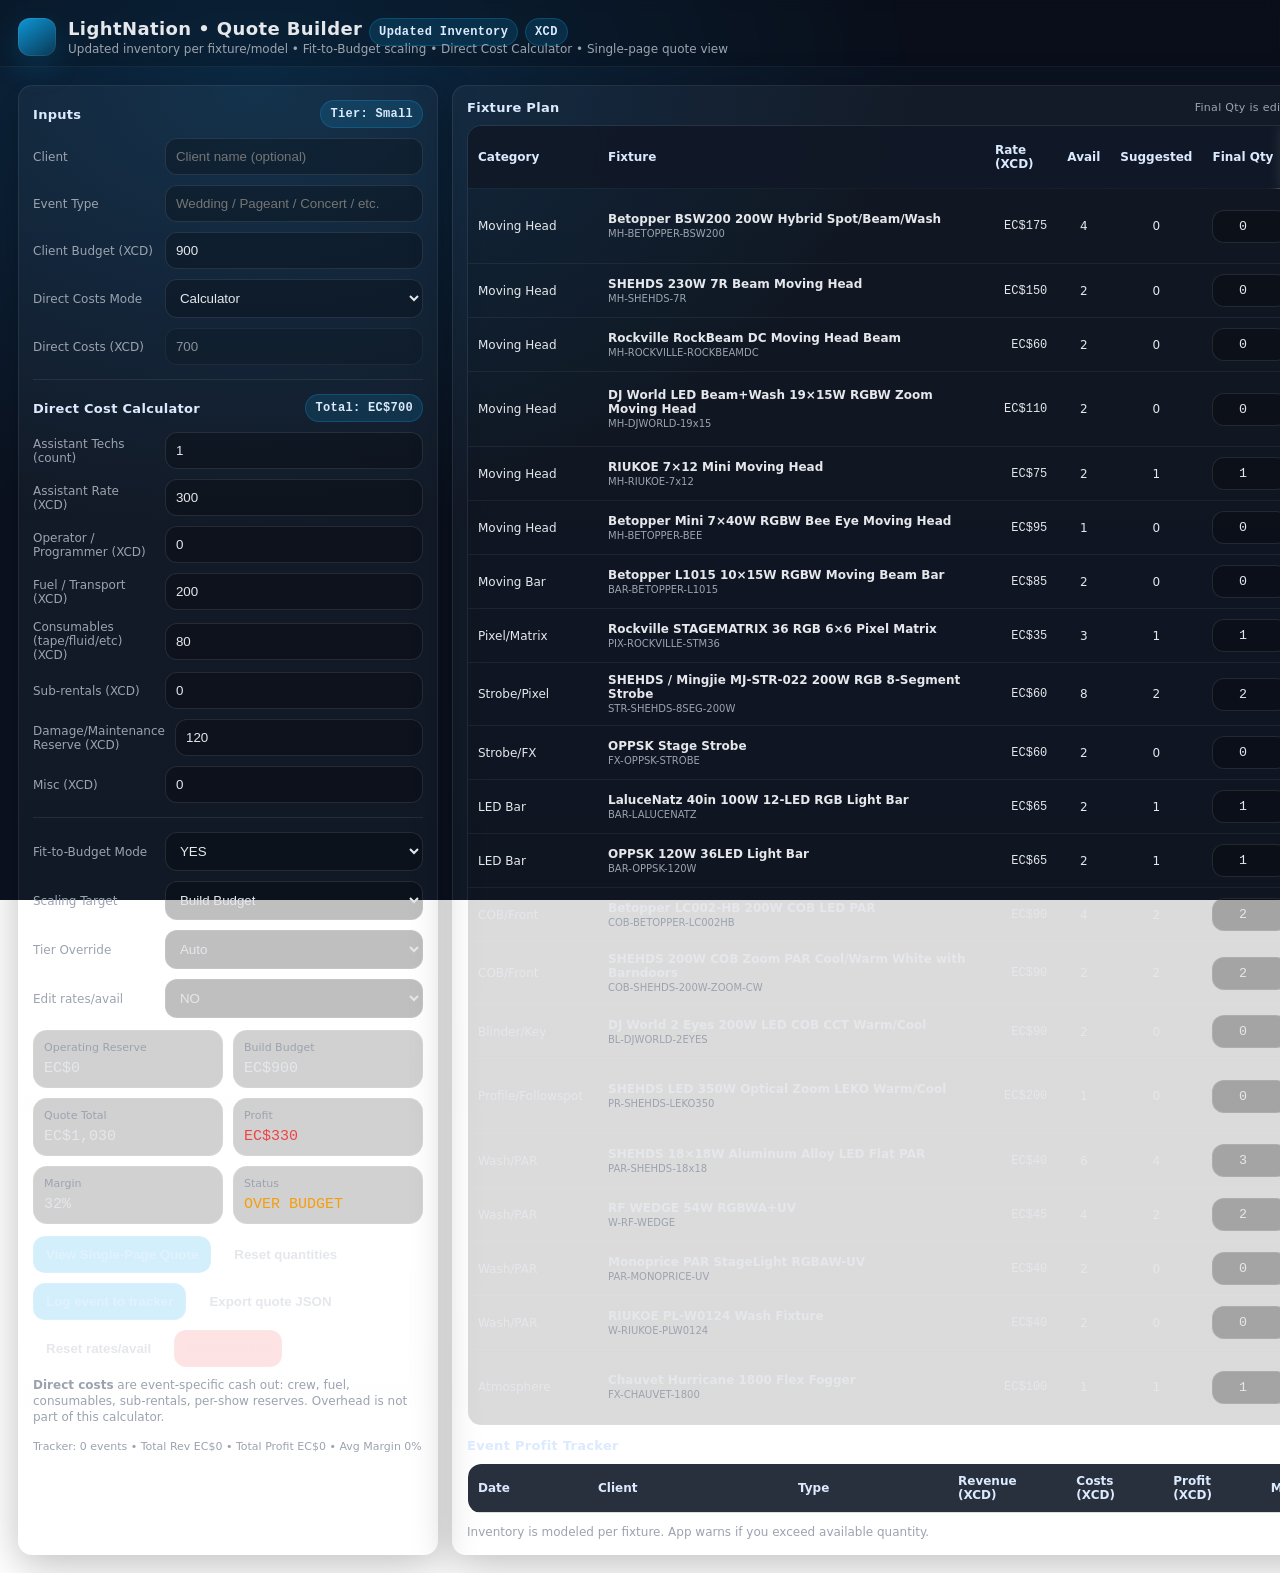
<file: Quote_Builder_Antigua_ProfitTargets_SpecifiedRates.html>
<!doctype html>
<html lang="en">
<head>
  <meta charset="utf-8" />
  <meta name="viewport" content="width=device-width,initial-scale=1" />
  <title>LightNation • Quote Builder (Updated Inventory • XCD)</title>
  <style>
    :root{
      --bg:#0b1220; --text:#e5e7eb; --muted:#9ca3af; --blue:#0ea5e9;
      --red:#ef4444; --green:#22c55e; --amber:#f59e0b;
      --mono: ui-monospace, SFMono-Regular, Menlo, Monaco, Consolas, "Liberation Mono", "Courier New", monospace;
      --sans: ui-sans-serif, system-ui, -apple-system, Segoe UI, Roboto, Helvetica, Arial;
      --radius: 14px;
    }
    *{box-sizing:border-box}
    body{margin:0;font-family:var(--sans);background:radial-gradient(1200px 800px at 20% 10%, #0b2a45 0%, var(--bg) 55%) fixed;color:var(--text);}
    header{padding:18px 18px 10px;border-bottom:1px solid rgba(255,255,255,.06);background:rgba(0,0,0,.18);backdrop-filter:blur(6px);position:sticky;top:0;z-index:5;}
    .brand{display:flex;align-items:center;gap:12px;}
    .logo{width:38px;height:38px;border-radius:12px;background:linear-gradient(145deg, rgba(14,165,233,.9), rgba(14,165,233,.2));box-shadow:0 0 0 1px rgba(255,255,255,.08) inset, 0 12px 30px rgba(14,165,233,.18);}
    h1{font-size:18px;margin:0;letter-spacing:.4px}
    .tag{margin:3px 0 0;color:var(--muted);font-size:12px}
    main{padding:18px;max-width:1320px;margin:0 auto}
    .grid{display:grid;grid-template-columns:420px 1fr;gap:14px;}
    @media (max-width:980px){.grid{grid-template-columns:1fr}}
    .card{background:linear-gradient(180deg, rgba(255,255,255,.04), rgba(255,255,255,.02));border:1px solid rgba(255,255,255,.08);border-radius:var(--radius);padding:14px;box-shadow:0 10px 40px rgba(0,0,0,.25);}
    .card h2{font-size:13px;margin:0 0 10px;color:#dbeafe;letter-spacing:.3px;display:flex;align-items:center;justify-content:space-between;}
    .row{display:flex;gap:10px;margin:10px 0;align-items:center}
    label{font-size:12px;color:var(--muted);width:190px}
    input,select{width:100%;padding:10px 10px;border-radius:12px;border:1px solid rgba(255,255,255,.10);background:rgba(0,0,0,.25);color:var(--text);outline:none;}
    input:focus,select:focus{border-color:rgba(14,165,233,.55);box-shadow:0 0 0 3px rgba(14,165,233,.15)}
    input[disabled]{opacity:.55; cursor:not-allowed}
    .pill{font-family:var(--mono);font-size:12px;padding:6px 9px;border-radius:999px;background:rgba(14,165,233,.15);border:1px solid rgba(14,165,233,.25);color:#dbeafe;white-space:nowrap;}
    .summary{display:grid;grid-template-columns:1fr 1fr;gap:10px;margin-top:12px;}
    .stat{padding:10px;border-radius:14px;border:1px solid rgba(255,255,255,.08);background:rgba(0,0,0,.18);}
    .stat .k{color:var(--muted);font-size:11px}
    .stat .v{font-family:var(--mono);font-size:15px;margin-top:6px}
    .v.ok{color:var(--green)} .v.bad{color:var(--red)} .v.warn{color:var(--amber)}
    .table-wrap{overflow:auto;border-radius:14px;border:1px solid rgba(255,255,255,.08)}
    table{width:100%;border-collapse:collapse;min-width:1100px;background:rgba(0,0,0,.14);}
    th,td{padding:10px 10px;border-bottom:1px solid rgba(255,255,255,.06);font-size:12px;vertical-align:middle;}
    th{position:sticky;top:0;background:rgba(17,24,39,.88);backdrop-filter:blur(6px);color:#dbeafe;text-align:left;z-index:2;}
    td.num{font-family:var(--mono);text-align:right} td.center{text-align:center} td small{color:var(--muted)}
    .qty{width:76px;text-align:center;font-family:var(--mono);padding:8px}
    .mini{width:92px;text-align:center;font-family:var(--mono);padding:8px}
    .chip{display:inline-block;font-size:11px;padding:4px 8px;border-radius:999px;background:rgba(255,255,255,.06);border:1px solid rgba(255,255,255,.08);color:#e5e7eb;margin-right:6px;margin-bottom:4px;}
    .chip.premium{background:rgba(245,158,11,.14);border-color:rgba(245,158,11,.28);color:#fde68a}
    .chip.ok{background:rgba(34,197,94,.12);border-color:rgba(34,197,94,.22);color:#bbf7d0}
    .btnbar{display:flex;gap:10px;flex-wrap:wrap;margin-top:12px}
    button{padding:10px 12px;border-radius:12px;border:1px solid rgba(255,255,255,.10);background:rgba(14,165,233,.18);color:#e0f2fe;cursor:pointer;font-weight:600;}
    button.secondary{background:rgba(255,255,255,.06);color:var(--text)} button.danger{background:rgba(239,68,68,.15);color:#fee2e2}
    button:hover{filter:brightness(1.06)}
    .note{margin-top:10px;color:var(--muted);font-size:12px;line-height:1.35;}
    .foot{color:var(--muted);font-size:11px;margin-top:14px}
    .rightcol h2 span{color:var(--muted);font-size:11px;font-weight:500}
    .divider{height:1px;background:rgba(255,255,255,.08);margin:14px 0}

    /* Quote page */
    .quoteShell{max-width:900px;margin:0 auto}
    .quoteHeader{display:flex;justify-content:space-between;gap:14px;flex-wrap:wrap;align-items:flex-start}
    .quoteTitle{font-size:18px;margin:0}
    .quoteMeta{font-family:var(--mono);font-size:12px;color:var(--muted);line-height:1.5}
    .quoteGrid{display:grid;grid-template-columns:1fr 1fr;gap:12px;margin-top:12px}
    @media (max-width:720px){.quoteGrid{grid-template-columns:1fr}}
    .quoteBox{border:1px solid rgba(255,255,255,.10);background:rgba(0,0,0,.18);border-radius:14px;padding:12px}
    .quoteBox .k{color:var(--muted);font-size:11px}
    .quoteBox .v{font-family:var(--mono);font-size:18px;margin-top:6px}
    .quoteTable{min-width:0;width:100%}
    .quoteTable th{position:static}
    .quoteActions{display:flex;gap:10px;flex-wrap:wrap;margin-top:12px}
    @media print{
      header{position:static}
      .noPrint{display:none !important}
      body{background:#fff;color:#000}
      .card{box-shadow:none}
      .quoteBox{background:#fff}
      th,td{color:#000}
    }
  </style>
</head>
<body>
<header>
  <div class="brand">
    <div class="logo" aria-hidden="true"></div>
    <div>
      <h1>LightNation • Quote Builder <span class="pill">Updated Inventory</span> <span class="pill">XCD</span></h1>
      <div class="tag">Updated inventory per fixture/model • Fit-to-Budget scaling • Direct Cost Calculator • Single-page quote view</div>
    </div>
  </div>
</header>

<main>
  <!-- BUILDER VIEW -->
  <div id="builderView">
    <div class="grid">
      <section class="card">
        <h2>Inputs <span class="pill" id="tierPill">Tier: —</span></h2>

        <div class="row"><label>Client</label><input id="clientName" placeholder="Client name (optional)" /></div>
        <div class="row"><label>Event Type</label><input id="eventType" placeholder="Wedding / Pageant / Concert / etc." /></div>

        <div class="row"><label>Client Budget (XCD)</label><input id="budget" type="number" min="0" step="1" value="900" /></div>

        <div class="row"><label>Direct Costs Mode</label>
          <select id="costMode">
            <option value="CALC" selected>Calculator</option>
            <option value="MANUAL">Manual</option>
          </select>
        </div>

        <div class="row"><label>Direct Costs (XCD)</label><input id="costs" type="number" min="0" step="1" value="700" /></div>

        <div class="divider"></div>

        <h2>Direct Cost Calculator <span class="pill" id="dcTotalPill">Total: $0</span></h2>

        <div class="row"><label>Assistant Techs (count)</label><input id="dcAssistCount" type="number" min="0" step="1" value="1" /></div>
        <div class="row"><label>Assistant Rate (XCD)</label><input id="dcAssistRate" type="number" min="0" step="1" value="300" /></div>

        <div class="row"><label>Operator / Programmer (XCD)</label><input id="dcOperator" type="number" min="0" step="1" value="0" /></div>
        <div class="row"><label>Fuel / Transport (XCD)</label><input id="dcFuel" type="number" min="0" step="1" value="200" /></div>
        <div class="row"><label>Consumables (tape/fluid/etc) (XCD)</label><input id="dcConsumables" type="number" min="0" step="1" value="80" /></div>
        <div class="row"><label>Sub-rentals (XCD)</label><input id="dcRentals" type="number" min="0" step="1" value="0" /></div>
        <div class="row"><label>Damage/Maintenance Reserve (XCD)</label><input id="dcMaint" type="number" min="0" step="1" value="120" /></div>
        <div class="row"><label>Misc (XCD)</label><input id="dcMisc" type="number" min="0" step="1" value="0" /></div>

        <div class="divider"></div>

        <div class="row"><label>Fit-to-Budget Mode</label>
          <select id="fitMode"><option value="YES" selected>YES</option><option value="NO">NO</option></select>
        </div>

        <div class="row"><label>Scaling Target</label>
          <select id="target"><option value="BUILD" selected>Build Budget</option><option value="CLIENT">Client Budget</option></select>
        </div>

        <div class="row"><label>Tier Override</label>
          <select id="tierOverride"><option value="AUTO" selected>Auto</option><option value="Small">Small</option><option value="Medium">Medium</option><option value="Large">Large</option></select>
        </div>

        <div class="row"><label>Edit rates/avail</label>
          <select id="editMode"><option value="NO" selected>NO</option><option value="YES">YES</option></select>
        </div>

        <div class="summary">
          <div class="stat"><div class="k">Operating Reserve</div><div class="v" id="reserve">$0</div></div>
          <div class="stat"><div class="k">Build Budget</div><div class="v" id="buildBudget">$0</div></div>
          <div class="stat"><div class="k">Quote Total</div><div class="v" id="quoteTotal">$0</div></div>
          <div class="stat"><div class="k">Profit</div><div class="v" id="profit">$0</div></div>
          <div class="stat"><div class="k">Margin</div><div class="v" id="margin">0%</div></div>
          <div class="stat"><div class="k">Status</div><div class="v" id="status">—</div></div>
        </div>

        <div class="btnbar noPrint">
          <button id="quoteBtn">View Single-Page Quote</button>
          <button id="resetBtn" class="secondary">Reset quantities</button>
          <button id="logBtn">Log event to tracker</button>
          <button id="exportBtn" class="secondary">Export quote JSON</button>
          <button id="resetRatesBtn" class="secondary">Reset rates/avail</button>
          <button id="clearLogBtn" class="danger">Clear tracker</button>
        </div>

        <div class="note">
          <b>Direct costs</b> are event-specific cash out: crew, fuel, consumables, sub-rentals, per-show reserves. Overhead is not part of this calculator.
        </div>

        <div class="foot" id="trackerSummary">Tracker: 0 events logged</div>
      </section>

      <section class="card rightcol">
        <h2>Fixture Plan <span>Final Qty is editable • Rate/Avail editable when Edit mode = YES</span></h2>

        <div class="table-wrap">
          <table id="fixtureTable">
            <thead>
              <tr>
                <th style="min-width:130px">Category</th>
                <th style="min-width:360px">Fixture</th>
                <th class="num">Rate (XCD)</th>
                <th class="center">Avail</th>
                <th class="center">Suggested</th>
                <th class="center">Final Qty</th>
                <th class="num">Line Total (XCD)</th>
                <th style="min-width:170px">Tags</th>
              </tr>
            </thead>
            <tbody></tbody>
          </table>
        </div>

        <div style="height:12px"></div>

        <h2>Event Profit Tracker <span>Saved in this browser</span></h2>
        <div class="table-wrap">
          <table id="logTable">
            <thead>
              <tr>
                <th style="min-width:120px">Date</th>
                <th style="min-width:200px">Client</th>
                <th style="min-width:160px">Type</th>
                <th class="num">Revenue (XCD)</th>
                <th class="num">Costs (XCD)</th>
                <th class="num">Profit (XCD)</th>
                <th class="center">Margin</th>
                <th style="min-width:240px">Notes</th>
              </tr>
            </thead>
            <tbody></tbody>
          </table>
        </div>

        <div class="note">
          Inventory is modeled per fixture. App warns if you exceed available quantity.
        </div>
      </section>
    </div>
  </div>

  <!-- QUOTE VIEW -->
  <div id="quoteView" style="display:none">
    <div class="quoteShell">
      <section class="card">
        <div class="quoteHeader">
          <div>
            <h2 class="quoteTitle">Single-Page Quote Summary</h2>
            <div class="quoteMeta" id="quoteMeta"></div>
          </div>
          <div class="quoteActions noPrint">
            <select id="quoteMode" title="Quote mode" style="min-width:180px">
              <option value="INTERNAL" selected>Internal (profit)</option>
              <option value="CLIENT">Client (clean)</option>
            </select>
            <button id="backBtn" class="secondary">Back to Builder</button>
            <button id="printBtn">Print / Save PDF</button>
          </div>
        </div>

        <div class="divider"></div>

        <div class="quoteGrid">
          <div class="quoteBox">
            <div class="k">Fixture Rental Total (XCD)</div>
            <div class="v" id="qRental">—</div>
          </div>
          <div class="quoteBox">
            <div class="k">Labour (XCD)</div>
            <div class="v" id="qLabour">—</div>
            <div class="k" style="margin-top:6px">Assistants + Operator/Programmer</div>
          </div>
          <div class="quoteBox">
            <div class="k">Transportation (XCD)</div>
            <div class="v" id="qTransport">—</div>
            <div class="k" style="margin-top:6px">Fuel / Transport line item</div>
          </div>
          <div class="quoteBox" id="qOtherBox">
            <div class="k">Other Direct Costs (XCD)</div>
            <div class="v" id="qOtherCosts">—</div>
            <div class="k" style="margin-top:6px">Consumables + sub-rentals + maintenance + misc</div>
          </div>
        </div>

        <div class="divider"></div>

        <div class="quoteGrid" id="quoteTotalsGrid">
          <div class="quoteBox" id="qCostsBox">
            <div class="k">Direct Costs Total (XCD)</div>
            <div class="v" id="qCosts">—</div>
          </div>
          <div class="quoteBox">
            <div class="k">Grand Total (XCD)</div>
            <div class="v" id="qGrandTotal">—</div>
            <div class="k" id="qGrandNote" style="margin-top:6px">Rental + Labour + Transport + Other</div>
          </div>

          <div id="internalOnlyProfit" class="quoteBox">
            <div class="k">Profit (XCD)</div>
            <div class="v" id="qProfit">—</div>
          </div>
          <div id="internalOnlyMargin" class="quoteBox">
            <div class="k">Margin</div>
            <div class="v" id="qMargin">—</div>
          </div>
        </div>

        <div class="divider"></div>

        <h2>Rental Breakdown</h2>
        <div class="table-wrap">
          <table class="quoteTable" id="quoteItems">
            <thead>
              <tr>
                <th>Fixture</th>
                <th class="num">Rate</th>
                <th class="center">Qty</th>
                <th class="num">Line Total</th>
              </tr>
            </thead>
            <tbody></tbody>
          </table>
        </div>

        <div class="note">
          This view is meant for quick internal quoting. It shows <b>fixture rental</b>, <b>labour</b>, and <b>transportation</b> as separate numbers.
        </div>
      </section>
    </div>
  </div>
</main>

<script>
  // Currency formatting (XCD)
  const money = (n) => new Intl.NumberFormat(undefined, {
    style:"currency", currency:"XCD", maximumFractionDigits:0
  }).format(isFinite(n)?n:0);
  const pct = (n) => (isFinite(n)?(n*100).toFixed(0):"0")+"%";
  const todayStr = () => new Date().toISOString().slice(0,10);
  const $ = (id) => document.getElementById(id);

    const RULES = {
    tiers: [
      { name: "Small",  maxBudget: 900,  reserve: 0, minProfit: 450 },
      { name: "Medium", maxBudget: 1500, reserve: 0, minProfit: 900 },
      { name: "Large",  maxBudget: Infinity, reserve: 0, minProfit: 1500 },
    ],
  };

  // Inventory updated July 7, 2026
  // Notes:
  // - BSW200 count corrected to 4.
  // - Betopper LC002-HB COB PAR count added/corrected to 4.
  // - RockBeam DC classified as Moving Head.
  // - Betopper L1015 classified as Moving Bar, not a standard moving head.
  // - LEKO qty corrected = 1 and used as followspot/profile.
  const DEFAULT_FIXTURES = [
    // Moving Heads / Intelligent Fixtures
    { sku:"MH-BETOPPER-BSW200", category:"Moving Head", name:"Betopper BSW200 200W Hybrid Spot/Beam/Wash", qty:4, rate:175, tags:["premium","hybrid","beam"], suggested:{Small:0, Medium:2, Large:4} },
    { sku:"MH-SHEHDS-7R", category:"Moving Head", name:"SHEHDS 230W 7R Beam Moving Head", qty:2, rate:150, tags:["premium","beam"], suggested:{Small:0, Medium:1, Large:2} },
    { sku:"MH-ROCKVILLE-ROCKBEAMDC", category:"Moving Head", name:"Rockville RockBeam DC Moving Head Beam", qty:2, rate:60, tags:["beam","motion"], suggested:{Small:0, Medium:2, Large:2} },
    { sku:"MH-DJWORLD-19x15", category:"Moving Head", name:"DJ World LED Beam+Wash 19×15W RGBW Zoom Moving Head", qty:2, rate:110, tags:["wash","motion","zoom"], suggested:{Small:0, Medium:2, Large:2} },
    { sku:"MH-RIUKOE-7x12", category:"Moving Head", name:"RIUKOE 7×12 Mini Moving Head", qty:2, rate:75, tags:["motion"], suggested:{Small:1, Medium:2, Large:2} },
    { sku:"MH-BETOPPER-BEE", category:"Moving Head", name:"Betopper Mini 7×40W RGBW Bee Eye Moving Head", qty:1, rate:95, tags:["motion","eye candy"], suggested:{Small:0, Medium:1, Large:1} },

    // Moving Bars / Pixel / Matrix / Strobe Effects
    { sku:"BAR-BETOPPER-L1015", category:"Moving Bar", name:"Betopper L1015 10×15W RGBW Moving Beam Bar", qty:2, rate:85, tags:["motion","bar"], suggested:{Small:0, Medium:2, Large:2} },
    { sku:"PIX-ROCKVILLE-STM36", category:"Pixel/Matrix", name:"Rockville STAGEMATRIX 36 RGB 6×6 Pixel Matrix", qty:3, rate:35, tags:["pixel","matrix"], suggested:{Small:1, Medium:3, Large:3} },
    { sku:"STR-SHEHDS-8SEG-200W", category:"Strobe/Pixel", name:"SHEHDS / Mingjie MJ-STR-022 200W RGB 8-Segment Strobe", qty:8, rate:60, tags:["strobe","pixel","fx"], suggested:{Small:2, Medium:4, Large:8} },
    { sku:"FX-OPPSK-STROBE", category:"Strobe/FX", name:"OPPSK Stage Strobe", qty:2, rate:60, tags:["strobe","fx"], suggested:{Small:0, Medium:2, Large:2} },
    { sku:"BAR-LALUCENATZ", category:"LED Bar", name:"LaluceNatz 40in 100W 12-LED RGB Light Bar", qty:2, rate:65, tags:["coverage","bar"], suggested:{Small:1, Medium:2, Large:2} },
    { sku:"BAR-OPPSK-120W", category:"LED Bar", name:"OPPSK 120W 36LED Light Bar", qty:2, rate:65, tags:["coverage","bar"], suggested:{Small:1, Medium:2, Large:2} },

    // COB / PAR / Wash / Key / Front-Light Fixtures
    { sku:"COB-BETOPPER-LC002HB", category:"COB/Front", name:"Betopper LC002-HB 200W COB LED PAR", qty:4, rate:90, tags:["key","front","cob"], suggested:{Small:2, Medium:4, Large:4} },
    { sku:"COB-SHEHDS-200W-ZOOM-CW", category:"COB/Front", name:"SHEHDS 200W COB Zoom PAR Cool/Warm White with Barndoors", qty:2, rate:90, tags:["key","front","zoom"], suggested:{Small:2, Medium:2, Large:2} },
    { sku:"BL-DJWORLD-2EYES", category:"Blinder/Key", name:"DJ World 2 Eyes 200W LED COB CCT Warm/Cool", qty:2, rate:90, tags:["key","punch","cct"], suggested:{Small:0, Medium:1, Large:2} },
    { sku:"PR-SHEHDS-LEKO350", category:"Profile/Followspot", name:"SHEHDS LED 350W Optical Zoom LEKO Warm/Cool", qty:1, rate:200, tags:["key","profile","followspot"], suggested:{Small:0, Medium:1, Large:1} },
    { sku:"PAR-SHEHDS-18x18", category:"Wash/PAR", name:"SHEHDS 18×18W Aluminum Alloy LED Flat PAR", qty:6, rate:40, tags:["fill","wash"], suggested:{Small:4, Medium:4, Large:4} },
    { sku:"W-RF-WEDGE", category:"Wash/PAR", name:"RF WEDGE 54W RGBWA+UV", qty:4, rate:45, tags:["fill","uv","wedge"], suggested:{Small:2, Medium:4, Large:4} },
    { sku:"PAR-MONOPRICE-UV", category:"Wash/PAR", name:"Monoprice PAR StageLight RGBAW-UV", qty:2, rate:40, tags:["fill","uv"], suggested:{Small:0, Medium:2, Large:2} },
    { sku:"W-RIUKOE-PLW0124", category:"Wash/PAR", name:"RIUKOE PL-W0124 Wash Fixture", qty:2, rate:40, tags:["fill","wash"], suggested:{Small:0, Medium:2, Large:2} },

    // Atmosphere
    { sku:"FX-CHAUVET-1800", category:"Atmosphere", name:"Chauvet Hurricane 1800 Flex Fogger", qty:1, rate:100, tags:["atmosphere","fog","multiplier"], suggested:{Small:1, Medium:1, Large:1}, keepMin:1 },
  ];

  let state = {
    clientName:"", eventType:"",
    budget:2500, costs:700,
    costMode:"CALC",
    fitMode:"YES", target:"BUILD",
    tierOverride:"AUTO", tier:"Small",
    reserve:0, buildBudget:0,
    fixtures:[], editMode:"NO", log:[],
    dc: { assistCount:1, assistRate:300, operator:0, fuel:200, consumables:80, rentals:0, maint:120, misc:0 }
  };

  // ---- Storage ----
  function loadLog(){ try{ const raw=localStorage.getItem("ln269_log_xcd_current_inventory_20260707"); state.log = raw?JSON.parse(raw):[]; }catch{ state.log=[]; } }
  function saveLog(){ localStorage.setItem("ln269_log_xcd_current_inventory_20260707", JSON.stringify(state.log)); }

  function loadFixtureOverrides(){ try{ const raw=localStorage.getItem("ln269_fixture_overrides_xcd_current_inventory_20260707"); return raw?JSON.parse(raw):{}; }catch{ return {}; } }
  function saveFixtureOverrides(o){ localStorage.setItem("ln269_fixture_overrides_xcd_current_inventory_20260707", JSON.stringify(o)); }
  function resetFixtureOverrides(){ localStorage.removeItem("ln269_fixture_overrides_xcd_current_inventory_20260707"); }

  function loadDc(){ try{ const raw=localStorage.getItem("ln269_dc_xcd_current_inventory_20260707"); return raw?JSON.parse(raw):null; }catch{ return null; } }
  function saveDc(){ localStorage.setItem("ln269_dc_xcd_current_inventory_20260707", JSON.stringify(state.dc)); }

  // ---- Rules / init ----
  function computeTier(budget){ for(const t of RULES.tiers){ if(budget<=t.maxBudget) return t.name; } return "Large"; }
  function tierRules(name){ return RULES.tiers.find(t=>t.name===name) || RULES.tiers[1]; }

  function initFixtures(){
    const overrides = loadFixtureOverrides();
    state.fixtures = DEFAULT_FIXTURES.map(f=>{
      const o = overrides[f.sku] || {};
      const qty = Number.isFinite(o.qty) ? o.qty : f.qty;
      const rate = Number.isFinite(o.rate) ? o.rate : f.rate;
      return {...f, qty, rate, keepMin:f.keepMin||0, suggestedQty:0, finalQty:0, lineTotal:0};
    });
  }

  function initDc(){
    const saved = loadDc();
    if(saved && typeof saved === "object"){
      state.dc = {...state.dc, ...saved};
    }
    $("dcAssistCount").value = state.dc.assistCount;
    $("dcAssistRate").value = state.dc.assistRate;
    $("dcOperator").value = state.dc.operator;
    $("dcFuel").value = state.dc.fuel;
    $("dcConsumables").value = state.dc.consumables;
    $("dcRentals").value = state.dc.rentals;
    $("dcMaint").value = state.dc.maint;
    $("dcMisc").value = state.dc.misc;
  }

  // ---- Direct costs breakdown ----
  function labourTotal(){
    const dc = state.dc;
    return (dc.assistCount||0) * (dc.assistRate||0) + (dc.operator||0);
  }
  function transportTotal(){
    return (state.dc.fuel||0);
  }
  function otherDirectCostsTotal(){
    const dc = state.dc;
    return (dc.consumables||0) + (dc.rentals||0) + (dc.maint||0) + (dc.misc||0);
  }
  function directCostTotal(){
    return labourTotal() + transportTotal() + otherDirectCostsTotal();
  }

  function applyCostMode(){
    const total = directCostTotal();
    $("dcTotalPill").textContent = "Total: " + money(total);
    if(state.costMode === "CALC"){
      state.costs = Math.round(total);
      $("costs").value = state.costs;
      $("costs").disabled = true;
    } else {
      $("costs").disabled = false;
      state.costs = Number($("costs").value || 0);
    }
  }

  // ---- Fixture plan ----
  function computeSuggested(){
    for(const f of state.fixtures){
      f.suggestedQty = f.suggested?.[state.tier] ?? 0;
      f.suggestedQty = Math.min(f.qty, Math.max(0, f.suggestedQty));
    }
  }
  function sumSuggestedTotal(){
    return state.fixtures.reduce((acc,f)=> acc + (f.rate * (f.suggestedQty||0)), 0);
  }
  function applyFitToBudget(){
    const targetBudget = state.target==="CLIENT" ? state.budget : state.buildBudget;
    const suggestedTotal = sumSuggestedTotal();
    const scale = (state.fitMode==="YES" && suggestedTotal>0) ? Math.min(1, targetBudget/suggestedTotal) : 1;

    for(const f of state.fixtures){
      const base = f.suggestedQty || 0;
      if(state.fitMode==="YES"){
        let scaled = Math.round(base * scale);
        if(base>0 && f.keepMin) scaled = Math.max(f.keepMin, scaled);
        scaled = Math.min(f.qty, Math.max(0, scaled));
        f.finalQty = scaled;
      }else{
        f.finalQty = Math.min(f.qty, Math.max(0, base));
      }
    }
  }

  // ---- Totals / status ----
  function fixtureRentalTotal(){
    return state.fixtures.reduce((acc,f)=> acc + ((f.rate||0)*(f.finalQty||0)), 0);
  }

  function recomputeTotals(){
    applyCostMode();

    const autoTier = computeTier(state.budget);
    state.tier = (state.tierOverride==="AUTO") ? autoTier : state.tierOverride;

    const tr = tierRules(state.tier);
    state.reserve = tr.reserve;
    state.buildBudget = Math.max(0, state.budget - state.reserve);

    computeSuggested();
    applyFitToBudget();

    let quoteTotal = 0;
    for(const f of state.fixtures){
      f.lineTotal = (f.rate||0)*(f.finalQty||0);
      quoteTotal += f.lineTotal;
    }

    const profit = quoteTotal - state.costs;
    const margin = quoteTotal>0 ? (profit/quoteTotal) : 0;
    const targetBudget = (state.target==="CLIENT" ? state.budget : state.buildBudget);

    let status = "OK";
    if(quoteTotal > targetBudget) status = "OVER BUDGET";
    else if(profit < tr.minProfit) status = "BELOW TARGET";

    $("tierPill").textContent = `Tier: ${state.tier}`;
    $("reserve").textContent = money(state.reserve);
    $("buildBudget").textContent = money(state.buildBudget);
    $("quoteTotal").textContent = money(quoteTotal);
    $("profit").textContent = money(profit);
    $("margin").textContent = pct(margin);

    const statusEl = $("status");
    statusEl.textContent = status;
    statusEl.className = "v " + (status==="OK" ? "ok" : (status==="OVER BUDGET" ? "warn" : "bad"));

    const profitEl = $("profit");
    profitEl.className = "v " + (profit >= tr.minProfit ? "ok" : "bad");

    renderFixtures();
    renderLog();
    renderTrackerSummary();
  }

  function updateTotalsOnly(){
    applyCostMode();

    let quoteTotal = 0;
    for(const f of state.fixtures){
      f.lineTotal = (f.rate||0)*(f.finalQty||0);
      quoteTotal += f.lineTotal;
    }
    const tr = tierRules(state.tier);
    const profit = quoteTotal - state.costs;
    const margin = quoteTotal>0 ? (profit/quoteTotal) : 0;
    const targetBudget = (state.target==="CLIENT" ? state.budget : state.buildBudget);

    $("quoteTotal").textContent = money(quoteTotal);
    $("profit").textContent = money(profit);
    $("margin").textContent = pct(margin);

    let status="OK";
    if(quoteTotal>targetBudget) status="OVER BUDGET";
    else if(profit<tr.minProfit) status="BELOW TARGET";

    const statusEl=$("status");
    statusEl.textContent=status;
    statusEl.className="v "+(status==="OK"?"ok":(status==="OVER BUDGET"?"warn":"bad"));

    const profitEl=$("profit");
    profitEl.className="v "+(profit>=tr.minProfit?"ok":"bad");
  }

  // ---- Rendering ----
  function chipClass(tag){ return (tag==="premium"||tag==="beam"||tag==="hybrid") ? "premium" : "ok"; }

  function persistFixtureOverrides(){
    const o = {};
    state.fixtures.forEach(f => { o[f.sku] = { rate:f.rate, qty:f.qty }; });
    saveFixtureOverrides(o);
  }

  function renderFixtures(){
    const tbody = $("fixtureTable").querySelector("tbody");
    tbody.innerHTML = "";

    state.fixtures.forEach((f, idx) => {
      const tr = document.createElement("tr");
      const tags = (f.tags||[]).map(t=>`<span class="chip ${chipClass(t)}">${t}</span>`).join("");

      const rateCell = state.editMode==="YES"
        ? `<input class="mini" type="number" min="0" step="1" value="${f.rate}" data-kind="rate" data-idx="${idx}" />`
        : `${money(f.rate)}`;

      const availCell = state.editMode==="YES"
        ? `<input class="qty" type="number" min="0" step="1" value="${f.qty}" data-kind="qty" data-idx="${idx}" />`
        : `${f.qty}`;

      tr.innerHTML = `
        <td>${f.category}</td>
        <td><div style="font-weight:600">${f.name}</div><small>${f.sku}</small></td>
        <td class="num">${rateCell}</td>
        <td class="center">${availCell}</td>
        <td class="center">${f.suggestedQty}</td>
        <td class="center"><input class="qty" type="number" min="0" step="1" value="${f.finalQty}" data-kind="final" data-idx="${idx}" /></td>
        <td class="num">${money(f.lineTotal)}</td>
        <td>${tags}</td>
      `;

      if(f.finalQty > f.qty) tr.style.background = "rgba(239,68,68,.10)";
      tbody.appendChild(tr);
    });

    tbody.querySelectorAll("input").forEach(inp => {
      inp.addEventListener("input", (e) => {
        const idx = Number(e.target.dataset.idx);
        const kind = e.target.dataset.kind;
        let v = Number(e.target.value || 0);
        if(!isFinite(v) || v < 0) v = 0;
        v = Math.round(v);

        if(kind === "final"){
          v = Math.min(state.fixtures[idx].qty, v);
          state.fixtures[idx].finalQty = v;
        } else if(kind === "rate"){
          state.fixtures[idx].rate = v;
          persistFixtureOverrides();
        } else if(kind === "qty"){
          state.fixtures[idx].qty = v;
          state.fixtures[idx].finalQty = Math.min(state.fixtures[idx].finalQty, v);
          persistFixtureOverrides();
        }
        updateTotalsOnly();
        renderFixtures();
      });
    });
  }

  function renderLog(){
    const tbody = $("logTable").querySelector("tbody");
    tbody.innerHTML = "";
    state.log.slice().reverse().forEach(item => {
      const tr = document.createElement("tr");
      tr.innerHTML = `
        <td>${item.date}</td><td>${item.client||""}</td><td>${item.type||""}</td>
        <td class="num">${money(item.revenue)}</td><td class="num">${money(item.costs)}</td>
        <td class="num">${money(item.profit)}</td><td class="center">${pct(item.margin)}</td><td>${item.notes||""}</td>
      `;
      tbody.appendChild(tr);
    });
  }

  function renderTrackerSummary(){
    const n = state.log.length;
    const totalRev = state.log.reduce((a,x)=>a+(x.revenue||0),0);
    const totalProfit = state.log.reduce((a,x)=>a+(x.profit||0),0);
    const avgMargin = totalRev>0 ? totalProfit/totalRev : 0;
    $("trackerSummary").textContent = `Tracker: ${n} event${n===1?"":"s"} • Total Rev ${money(totalRev)} • Total Profit ${money(totalProfit)} • Avg Margin ${pct(avgMargin)}`;
  }

  // ---- Quote page ----
  let quoteCache = null;

  function applyQuoteMode(mode){
    const isInternal = (mode === "INTERNAL");
    // Internal shows profit/margin + other/direct-costs; Client hides them.
    $("internalOnlyProfit").style.display = isInternal ? "block" : "none";
    $("internalOnlyMargin").style.display = isInternal ? "block" : "none";
    if($("qOtherBox")) $("qOtherBox").style.display = isInternal ? "block" : "none";
    if($("qCostsBox")) $("qCostsBox").style.display = isInternal ? "block" : "none";
    renderQuoteSummary(mode);
  }

  function renderQuoteSummary(mode){
    if(!quoteCache) return;

    const { rental, labour, transport, otherCosts, costs } = quoteCache;
    const isInternal = (mode === "INTERNAL");

    // Internal grand total includes "Other Direct Costs" line item.
    // Client grand total excludes it (since it's hidden), per your request.
    const grandTotal = isInternal ? (rental + labour + transport + otherCosts) : (rental + labour + transport);

    // Profit view (internal)
    const profit = grandTotal - costs;
    const margin = grandTotal > 0 ? profit / grandTotal : 0;

    $("qRental").textContent = money(rental);
    $("qLabour").textContent = money(labour);
    $("qTransport").textContent = money(transport);
    $("qOtherCosts").textContent = money(otherCosts);
    $("qCosts").textContent = money(costs);
    $("qGrandTotal").textContent = money(grandTotal);
    $("qProfit").textContent = money(profit);
    $("qMargin").textContent = pct(margin);

    if($("qGrandNote")){
      $("qGrandNote").textContent = isInternal
        ? "Rental + Labour + Transport + Other"
        : "Rental + Labour + Transport";
    }
  }

  function openQuoteView(){
    // cache current values
    quoteCache = {
      rental: fixtureRentalTotal(),
      labour: labourTotal(),
      transport: transportTotal(),
      otherCosts: otherDirectCostsTotal(),
      costs: state.costs
    };

    const metaLines = [
      `Date: ${todayStr()}`,
      `Client: ${state.clientName || "—"}`,
      `Event: ${state.eventType || "—"}`,
      `Tier: ${state.tier}`,
      `Client Budget: ${money(state.budget)}`
    ];
    $("quoteMeta").innerHTML = metaLines.join("<br/>");

    // rental items table: only items with qty>0
    const tbody = $("quoteItems").querySelector("tbody");
    tbody.innerHTML = "";
    const items = state.fixtures.filter(f => (f.finalQty||0) > 0);
    if(items.length === 0){
      const tr = document.createElement("tr");
      tr.innerHTML = `<td colspan="4" style="color:var(--muted)">No fixtures selected.</td>`;
      tbody.appendChild(tr);
    } else {
      items.forEach(f => {
        const tr = document.createElement("tr");
        tr.innerHTML = `
          <td>${f.name}</td>
          <td class="num">${money(f.rate)}</td>
          <td class="center">${f.finalQty}</td>
          <td class="num">${money(f.rate * f.finalQty)}</td>
        `;
        tbody.appendChild(tr);
      });
    }

    // switch views
    $("builderView").style.display = "none";
    $("quoteView").style.display = "block";

    // apply current mode
    const mode = ($("quoteMode")?.value) || "INTERNAL";
    applyQuoteMode(mode);

    window.scrollTo(0,0);
  }

function closeQuoteView(){
    $("quoteView").style.display = "none";
    $("builderView").style.display = "block";
    window.scrollTo(0,0);
  }

  // ---- Actions ----
  function resetQuantities(){ recomputeTotals(); }

  function logEvent(){
    const rental = Math.round(fixtureRentalTotal());
    const labour = Math.round(labourTotal());
    const transportation = Math.round(transportTotal());
    const other = Math.round(otherDirectCostsTotal());
    const revenue = rental + labour + transportation + other;
    const profit = revenue - state.costs;
    const margin = revenue>0 ? profit/revenue : 0;
    state.log.push({date:todayStr(), client:state.clientName, type:state.eventType, revenue, costs:Math.round(state.costs), profit:Math.round(profit), margin, notes:"Logged from Quote Builder"});
    saveLog(); renderLog(); renderTrackerSummary();
  }

  function exportQuoteJSON(){
    const rental = Math.round(fixtureRentalTotal());
    const labour = Math.round(labourTotal());
    const transportation = Math.round(transportTotal());
    const other = Math.round(otherDirectCostsTotal());
    const revenue = rental + labour + transportation + other;
    const payload = {
      currency:"XCD",
      client: state.clientName, eventType: state.eventType, budget: state.budget,
      tier: state.tier, reserve: state.reserve, buildBudget: state.buildBudget,
      fitMode: state.fitMode, scalingTarget: state.target,
      fixtureRentalTotal: rental,
      directCosts: state.costs,
      directCostBreakdown: {
        labour: labourTotal(),
        transportation: transportTotal(),
        other: otherDirectCostsTotal(),
        detail: {...state.dc},
      },
      profit: revenue - state.costs,
      items: state.fixtures.map(f => ({ sku:f.sku, name:f.name, rate:f.rate, avail:f.qty, suggested:f.suggestedQty, qty:f.finalQty, lineTotal:(f.rate||0)*(f.finalQty||0) }))
    };
    const blob = new Blob([JSON.stringify(payload,null,2)], {type:"application/json"});
    const url = URL.createObjectURL(blob);
    const a = document.createElement("a");
    a.href = url; a.download = `LightNation_quote_${todayStr()}_XCD.json`; a.click();
    URL.revokeObjectURL(url);
  }

  function clearLog(){
    if(!confirm("Clear all logged events on this browser?")) return;
    state.log = []; saveLog(); renderLog(); renderTrackerSummary();
  }

  function resetRatesAvail(){
    if(!confirm("Reset rates/availability back to defaults?")) return;
    resetFixtureOverrides(); initFixtures(); recomputeTotals();
  }

  // ---- Wiring ----
  function wireDc(){
    const bindNum = (id, key) => {
      $(id).addEventListener("input", e => {
        state.dc[key] = Math.max(0, Math.round(Number(e.target.value || 0)));
        saveDc();
        recomputeTotals();
      });
    };
    bindNum("dcAssistCount", "assistCount");
    bindNum("dcAssistRate", "assistRate");
    bindNum("dcOperator", "operator");
    bindNum("dcFuel", "fuel");
    bindNum("dcConsumables", "consumables");
    bindNum("dcRentals", "rentals");
    bindNum("dcMaint", "maint");
    bindNum("dcMisc", "misc");
  }

  function wire(){
    $("clientName").addEventListener("input", e => { state.clientName = e.target.value; });
    $("eventType").addEventListener("input", e => { state.eventType = e.target.value; });

    $("budget").addEventListener("input", e => { state.budget = Math.max(0, Math.round(Number(e.target.value || 0))); recomputeTotals(); });

    $("costMode").addEventListener("change", e => { state.costMode = e.target.value; recomputeTotals(); });
    $("costs").addEventListener("input", e => { state.costs = Math.max(0, Math.round(Number(e.target.value || 0))); updateTotalsOnly(); });

    $("fitMode").addEventListener("change", e => { state.fitMode = e.target.value; recomputeTotals(); });
    $("target").addEventListener("change", e => { state.target = e.target.value; recomputeTotals(); });
    $("tierOverride").addEventListener("change", e => { state.tierOverride = e.target.value; recomputeTotals(); });
    $("editMode").addEventListener("change", e => { state.editMode = e.target.value; renderFixtures(); });

    $("quoteBtn").addEventListener("click", openQuoteView);
    $("backBtn").addEventListener("click", closeQuoteView);
    $("printBtn").addEventListener("click", () => window.print());

    $("quoteMode").addEventListener("change", (e) => applyQuoteMode(e.target.value));

    $("resetBtn").addEventListener("click", resetQuantities);
    $("logBtn").addEventListener("click", logEvent);
    $("exportBtn").addEventListener("click", exportQuoteJSON);
    $("clearLogBtn").addEventListener("click", clearLog);
    $("resetRatesBtn").addEventListener("click", resetRatesAvail);

    wireDc();
  }

  (function init(){
    loadLog();
    initFixtures();

    // seed state from UI
    state.budget = Math.max(0, Math.round(Number($("budget").value || 0)));
    state.costMode = $("costMode").value;
    state.fitMode = $("fitMode").value;
    state.target = $("target").value;
    state.tierOverride = $("tierOverride").value;
    state.editMode = $("editMode").value;

    initDc();
    wire();
    recomputeTotals();
  })();
</script>
</body>
</html>
</file>
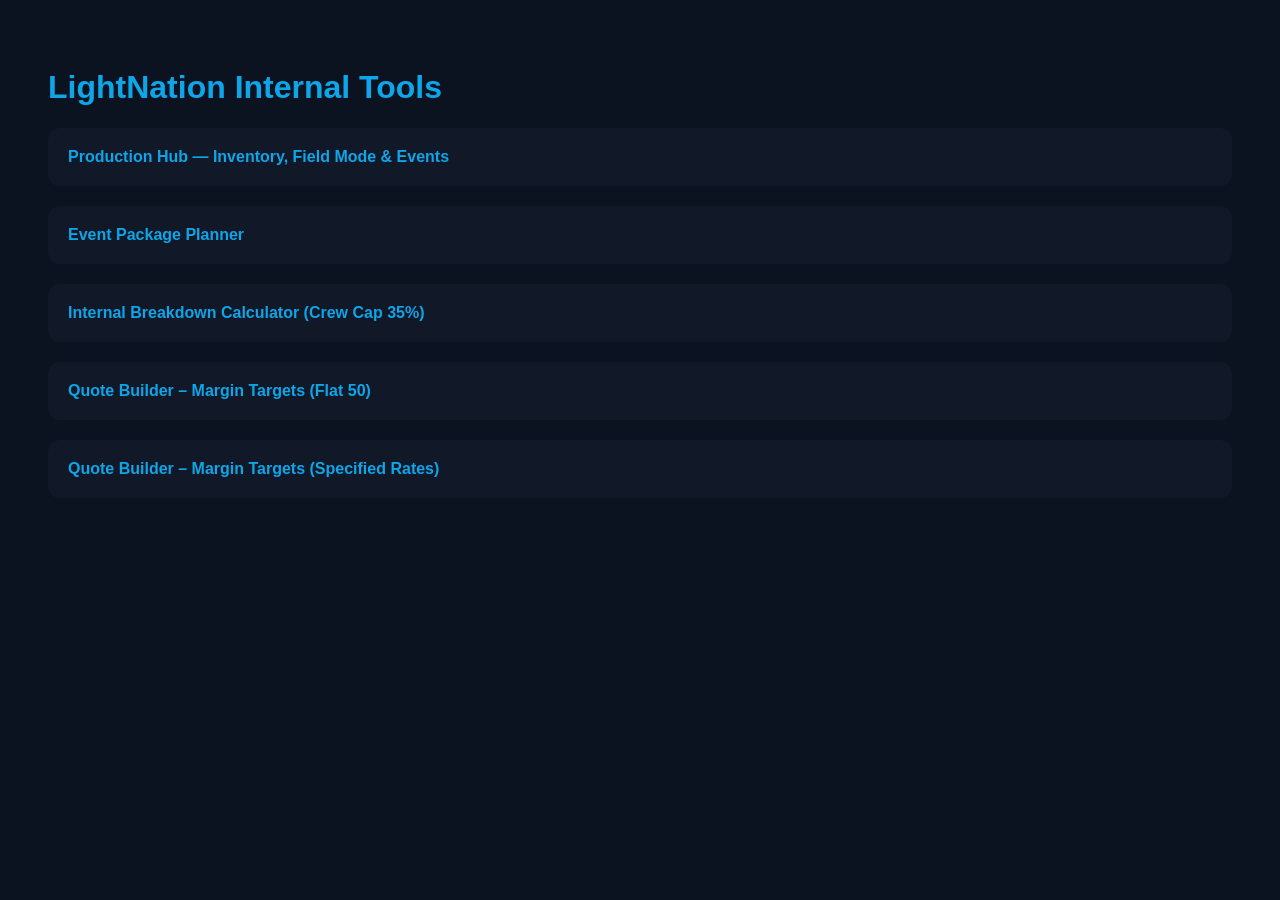
<file: tools.html>
<!DOCTYPE html>
<html>
<head>
  <title>LightNation Tools</title>
  <style>
    body {
      background:#0b1220;
      color:#e5e7eb;
      font-family:Arial, sans-serif;
      padding:40px;
    }
    h1 {
      color:#0ea5e9;
    }
    .card {
      background:#111827;
      padding:20px;
      margin-bottom:20px;
      border-radius:12px;
    }
    a {
      color:#0ea5e9;
      text-decoration:none;
      font-weight:bold;
    }
    a:hover {
      text-decoration:underline;
    }
  </style>
</head>
<body>

<h1>LightNation Internal Tools</h1>

<div class="card">
  <a href="production-hub/">
    Production Hub — Inventory, Field Mode & Events
  </a>
</div>

<div class="card">
  <a href="LightNation_Event_Package_Planner.html" target="_blank">
    Event Package Planner
  </a>
</div>

<div class="card">
  <a href="Breakdown_Calculator_CrewCap35.html" target="_blank">
    Internal Breakdown Calculator (Crew Cap 35%)
  </a>
</div>

<div class="card">
  <a href="Quote_Builder_Antigua_MarginTargets_Flat50.html" target="_blank">
    Quote Builder – Margin Targets (Flat 50)
  </a>
</div>

<div class="card">
  <a href="Quote_Builder_Antigua_MarginTargets_SpecifiedRates.html" target="_blank">
    Quote Builder – Margin Targets (Specified Rates)
  </a>
</div>

</body>
</html>
</file>
<file: LightNation_Event_Package_Planner.css>
:root{
      --bg:#0b1220; --text:#e5e7eb; --muted:#9ca3af; --blue:#0ea5e9;
      --red:#ef4444; --green:#22c55e; --amber:#f59e0b;
      --mono: ui-monospace, SFMono-Regular, Menlo, Monaco, Consolas, "Liberation Mono", "Courier New", monospace;
      --sans: ui-sans-serif, system-ui, -apple-system, Segoe UI, Roboto, Helvetica, Arial;
      --radius: 14px;
    }
    *{box-sizing:border-box}
    body{margin:0;font-family:var(--sans);background:radial-gradient(1200px 800px at 20% 10%, #0b2a45 0%, var(--bg) 55%) fixed;color:var(--text);}
    header{padding:18px 18px 10px;border-bottom:1px solid rgba(255,255,255,.06);background:rgba(0,0,0,.18);backdrop-filter:blur(6px);position:sticky;top:0;z-index:5;}
    .brand{display:flex;align-items:center;gap:12px;}
    .logo{width:38px;height:38px;border-radius:12px;background:linear-gradient(145deg, rgba(14,165,233,.9), rgba(14,165,233,.2));box-shadow:0 0 0 1px rgba(255,255,255,.08) inset, 0 12px 30px rgba(14,165,233,.18);}
    h1{font-size:18px;margin:0;letter-spacing:.4px}
    .tag{margin:3px 0 0;color:var(--muted);font-size:12px}
    main{padding:18px;max-width:1320px;margin:0 auto}
    .grid{display:grid;grid-template-columns:420px 1fr;gap:14px;}
    @media (max-width:980px){.grid{grid-template-columns:1fr}}
    .card{background:linear-gradient(180deg, rgba(255,255,255,.04), rgba(255,255,255,.02));border:1px solid rgba(255,255,255,.08);border-radius:var(--radius);padding:14px;box-shadow:0 10px 40px rgba(0,0,0,.25);}
    .card h2{font-size:13px;margin:0 0 10px;color:#dbeafe;letter-spacing:.3px;display:flex;align-items:center;justify-content:space-between;}
    .row{display:flex;gap:10px;margin:10px 0;align-items:center}
    label{font-size:12px;color:var(--muted);width:190px}
    input,select{width:100%;padding:10px 10px;border-radius:12px;border:1px solid rgba(255,255,255,.10);background:rgba(0,0,0,.25);color:var(--text);outline:none;}
    input:focus,select:focus{border-color:rgba(14,165,233,.55);box-shadow:0 0 0 3px rgba(14,165,233,.15)}
    input[disabled]{opacity:.55; cursor:not-allowed}
    .pill{font-family:var(--mono);font-size:12px;padding:6px 9px;border-radius:999px;background:rgba(14,165,233,.15);border:1px solid rgba(14,165,233,.25);color:#dbeafe;white-space:nowrap;}
    .summary{display:grid;grid-template-columns:1fr 1fr;gap:10px;margin-top:12px;}
    .stat{padding:10px;border-radius:14px;border:1px solid rgba(255,255,255,.08);background:rgba(0,0,0,.18);}
    .stat .k{color:var(--muted);font-size:11px}
    .stat .v{font-family:var(--mono);font-size:15px;margin-top:6px}
    .v.ok{color:var(--green)} .v.bad{color:var(--red)} .v.warn{color:var(--amber)}
    .table-wrap{overflow:auto;border-radius:14px;border:1px solid rgba(255,255,255,.08)}
    table{width:100%;border-collapse:collapse;min-width:1100px;background:rgba(0,0,0,.14);}
    th,td{padding:10px 10px;border-bottom:1px solid rgba(255,255,255,.06);font-size:12px;vertical-align:middle;}
    th{position:sticky;top:0;background:rgba(17,24,39,.88);backdrop-filter:blur(6px);color:#dbeafe;text-align:left;z-index:2;}
    td.num{font-family:var(--mono);text-align:right} td.center{text-align:center} td small{color:var(--muted)}
    .qty{width:76px;text-align:center;font-family:var(--mono);padding:8px}
    .mini{width:92px;text-align:center;font-family:var(--mono);padding:8px}
    .chip{display:inline-block;font-size:11px;padding:4px 8px;border-radius:999px;background:rgba(255,255,255,.06);border:1px solid rgba(255,255,255,.08);color:#e5e7eb;margin-right:6px;margin-bottom:4px;}
    .chip.premium{background:rgba(245,158,11,.14);border-color:rgba(245,158,11,.28);color:#fde68a}
    .chip.ok{background:rgba(34,197,94,.12);border-color:rgba(34,197,94,.22);color:#bbf7d0}
    .btnbar{display:flex;gap:10px;flex-wrap:wrap;margin-top:12px}
    button{padding:10px 12px;border-radius:12px;border:1px solid rgba(255,255,255,.10);background:rgba(14,165,233,.18);color:#e0f2fe;cursor:pointer;font-weight:600;}
    button.secondary{background:rgba(255,255,255,.06);color:var(--text)} button.danger{background:rgba(239,68,68,.15);color:#fee2e2}
    button:hover{filter:brightness(1.06)}
    .note{margin-top:10px;color:var(--muted);font-size:12px;line-height:1.35;}
    .foot{color:var(--muted);font-size:11px;margin-top:14px}
    .rightcol h2 span{color:var(--muted);font-size:11px;font-weight:500}
    .divider{height:1px;background:rgba(255,255,255,.08);margin:14px 0}

    /* Quote page */
    .quoteShell{max-width:900px;margin:0 auto}
    .quoteHeader{display:flex;justify-content:space-between;gap:14px;flex-wrap:wrap;align-items:flex-start}
    .quoteTitle{font-size:18px;margin:0}
    .quoteMeta{font-family:var(--mono);font-size:12px;color:var(--muted);line-height:1.5}
    .quoteGrid{display:grid;grid-template-columns:1fr 1fr;gap:12px;margin-top:12px}
    @media (max-width:720px){.quoteGrid{grid-template-columns:1fr}}
    .quoteBox{border:1px solid rgba(255,255,255,.10);background:rgba(0,0,0,.18);border-radius:14px;padding:12px}
    .quoteBox .k{color:var(--muted);font-size:11px}
    .quoteBox .v{font-family:var(--mono);font-size:18px;margin-top:6px}
    .quoteTable{min-width:0;width:100%}
    .quoteTable th{position:static}
    .quoteActions{display:flex;gap:10px;flex-wrap:wrap;margin-top:12px}
    @media print{
      header{position:static}
      .noPrint{display:none !important}
      body{background:#fff;color:#000}
      .card{box-shadow:none}
      .quoteBox{background:#fff}
      th,td{color:#000}
    }
</file>
